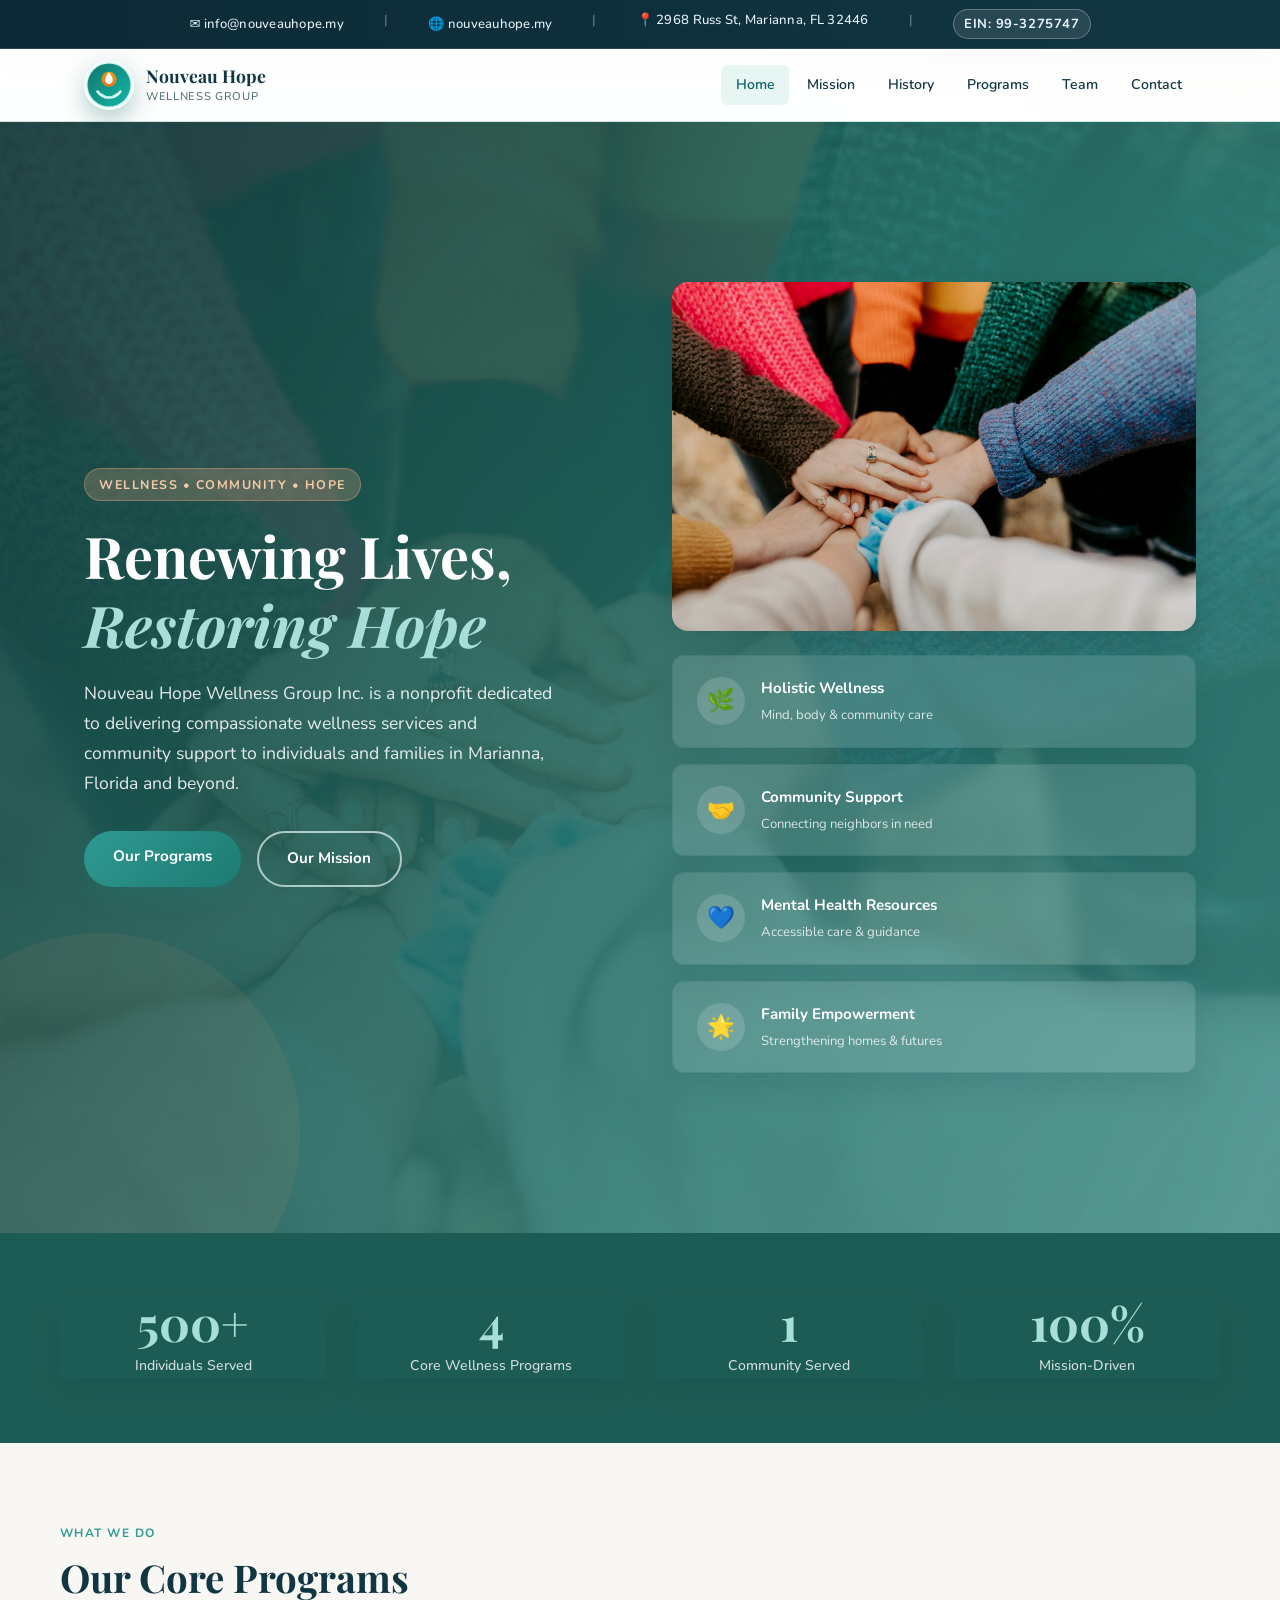
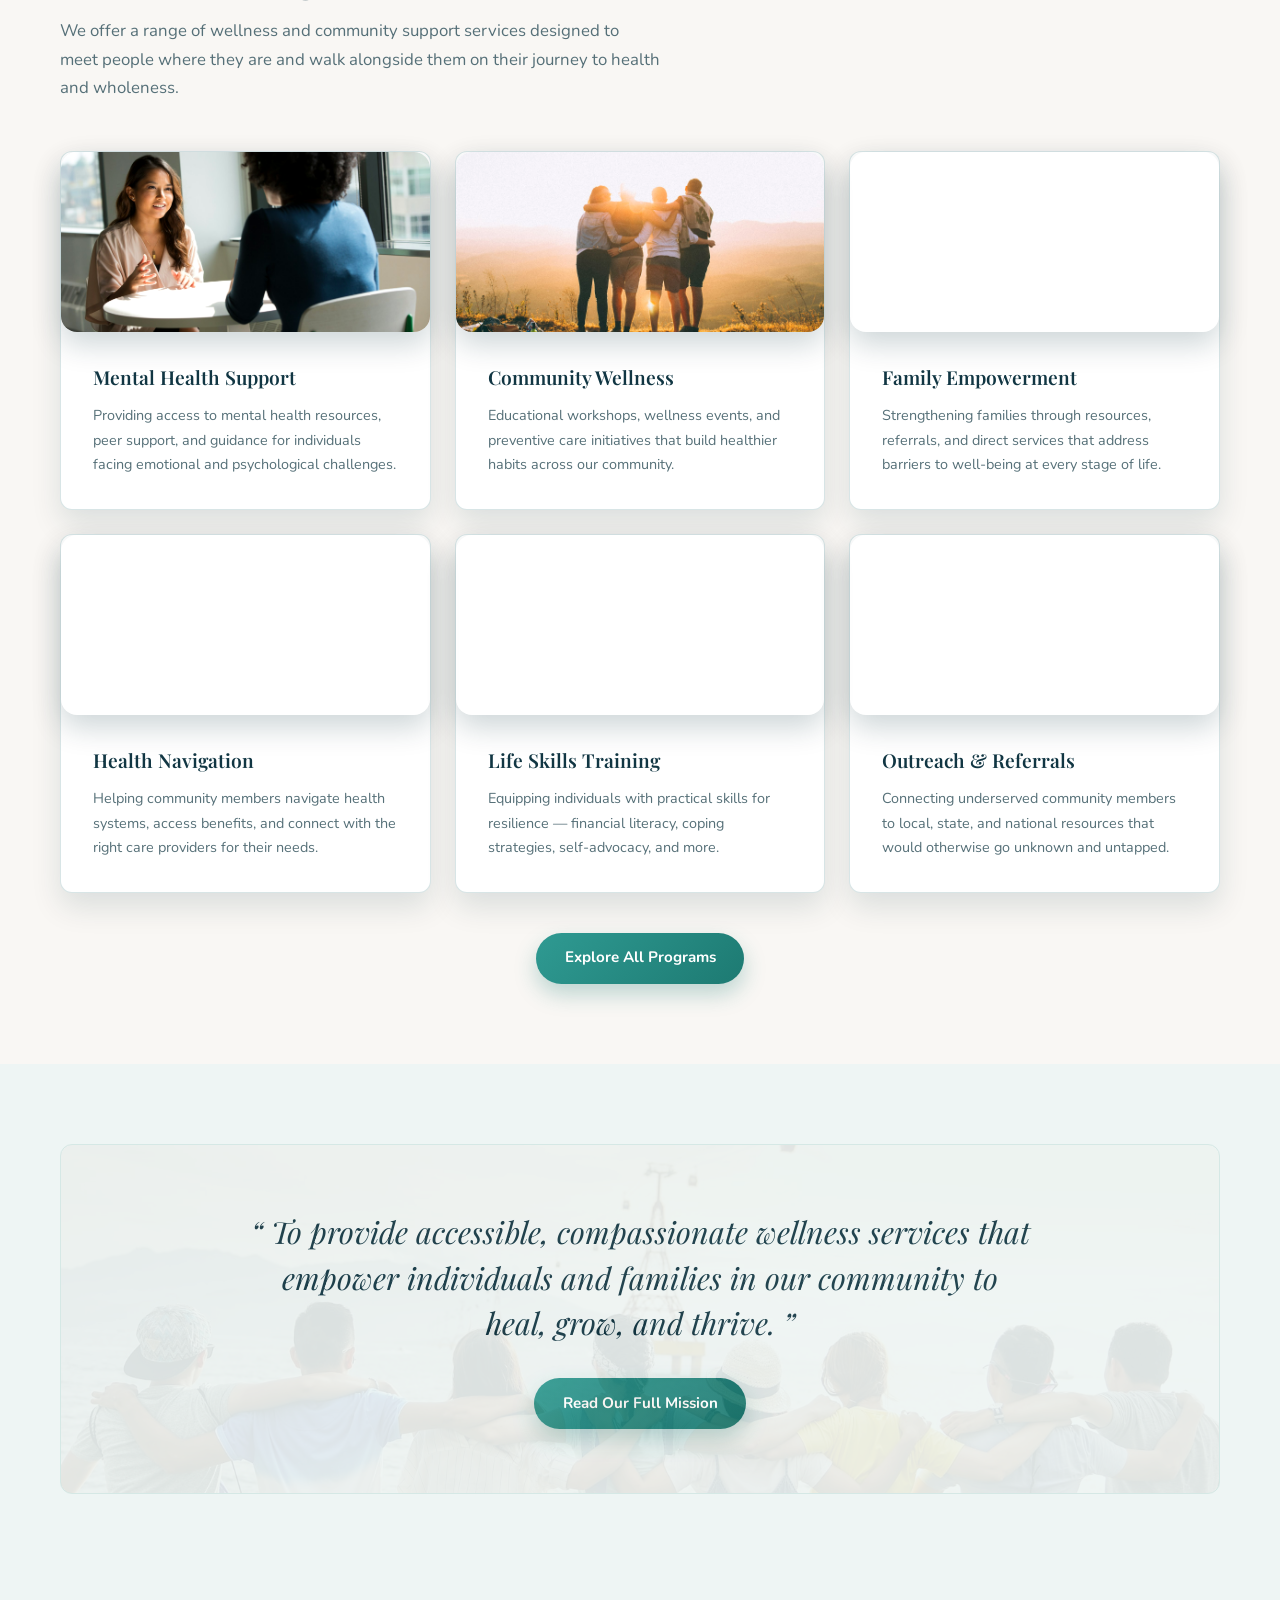
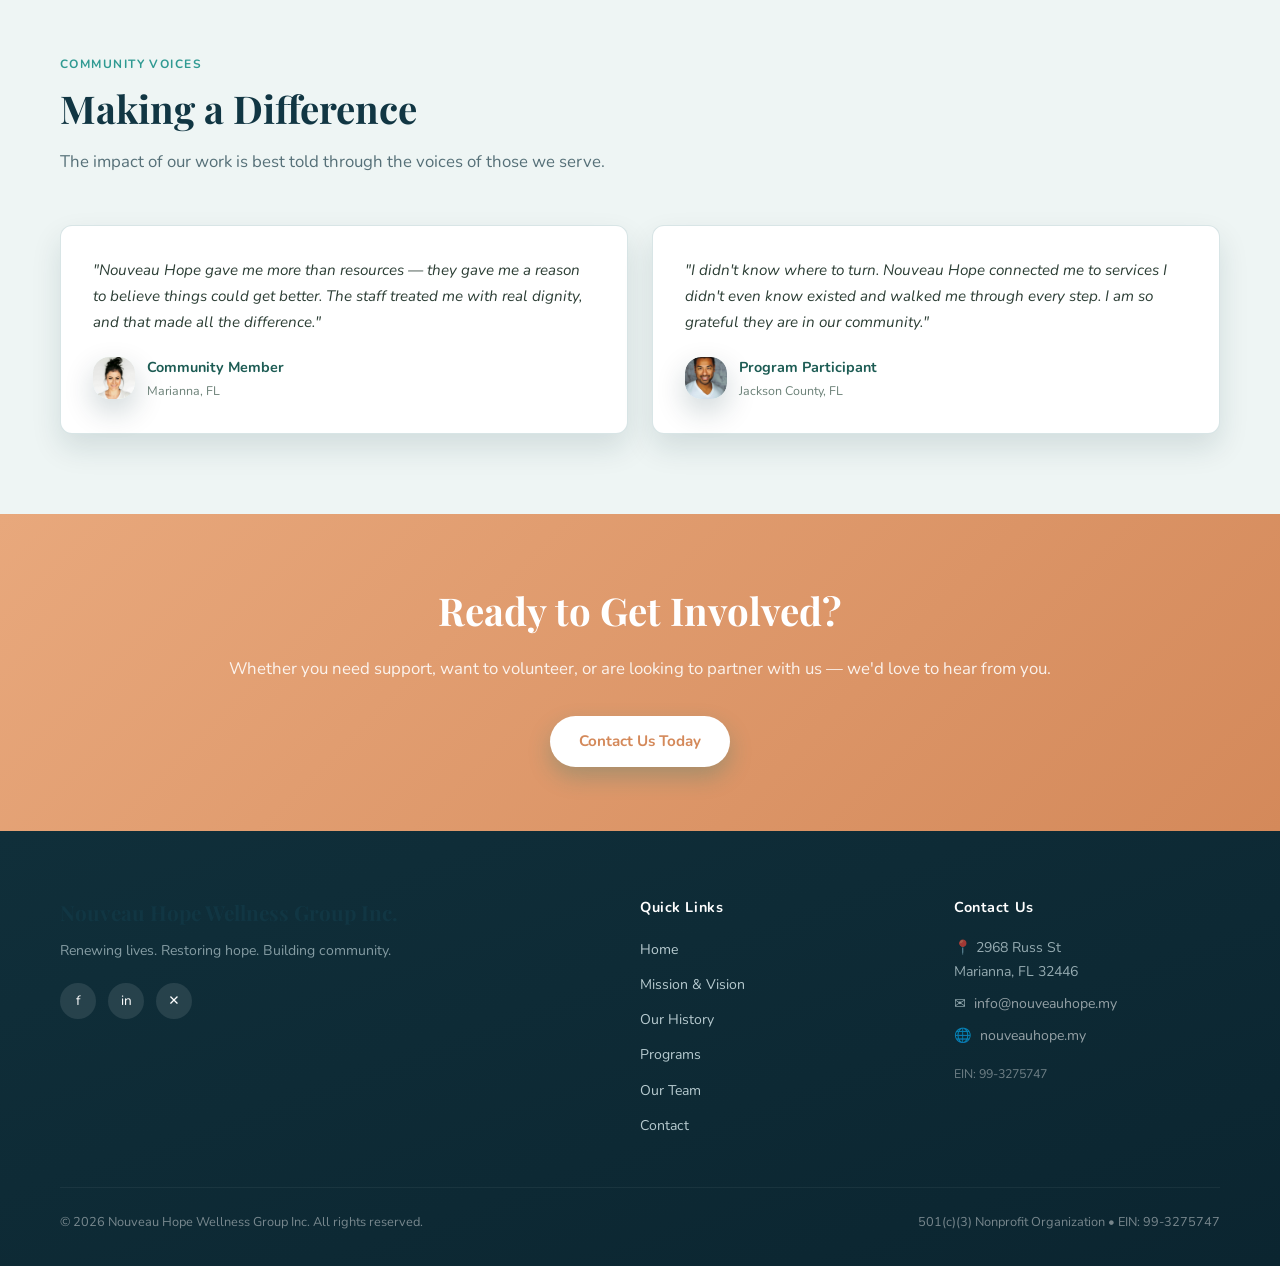
<file: index.html>
<!DOCTYPE html>
<html lang="en">
<head>
  <meta charset="UTF-8" />
  <meta name="viewport" content="width=device-width, initial-scale=1.0" />
  <title>Nouveau Hope Wellness Group Inc</title>
  <meta name="description" content="Nouveau Hope Wellness Group Inc. delivers compassionate wellness services, family support, and community outreach in Marianna, Florida." />
  <link rel="canonical" href="https://nouveauhope.my/" />
  <meta property="og:type" content="website" />
  <meta property="og:title" content="Nouveau Hope Wellness Group Inc" />
  <meta property="og:description" content="Compassionate wellness services, community support, and hope-centered programs for individuals and families." />
  <meta property="og:url" content="https://nouveauhope.my/" />
  <meta property="og:image" content="https://nouveauhope.my/assets/images/photo-1582213782179-e0d53f98f2ca.jpg" />
  <meta name="twitter:card" content="summary_large_image" />
  <link rel="icon" href="assets/images/logo-nouveau-hope.svg" type="image/svg+xml" />
  <link rel="preconnect" href="https://fonts.googleapis.com" />
  <link rel="preconnect" href="https://fonts.gstatic.com" crossorigin />
  <link href="https://fonts.googleapis.com/css2?family=Playfair+Display:ital,wght@0,400;0,600;0,700;1,400&family=Nunito:wght@300;400;500;600;700&display=swap" rel="stylesheet" />
  <style>
    :root {
      --color-primary: #2A7B6F;
      --color-primary-dark: #1D5C54;
      --color-secondary: #4EA8A0;
      --color-accent: #E8A87C;
      --color-accent-dark: #D4895A;
      --color-bg: #F9F7F4;
      --color-bg-alt: #EEF5F4;
      --color-bg-card: #FFFFFF;
      --color-text: #2C3E35;
      --color-text-light: #6B8077;
      --color-top-bar: #1D5C54;
      --color-top-bar-text: #D4EDE9;
      --color-border: #D5E8E5;
      --font-display: 'Playfair Display', Georgia, serif;
      --font-body: 'Nunito', system-ui, sans-serif;
      --shadow-sm: 0 1px 3px rgba(42,123,111,0.08);
      --shadow-md: 0 4px 16px rgba(42,123,111,0.12);
      --shadow-lg: 0 8px 32px rgba(42,123,111,0.16);
      --radius: 12px;
      --radius-sm: 6px;
    }

    *, *::before, *::after { box-sizing: border-box; margin: 0; padding: 0; }

    html { scroll-behavior: smooth; }

    body {
      font-family: var(--font-body);
      background: var(--color-bg);
      color: var(--color-text);
      line-height: 1.7;
    }

    /* ── TOP CONTACT BAR ── */
    .top-bar {
      background: var(--color-top-bar);
      color: var(--color-top-bar-text);
      padding: 0.45rem 1.5rem;
      display: flex;
      justify-content: center;
      gap: 2.5rem;
      font-size: 0.82rem;
      font-weight: 500;
      letter-spacing: 0.02em;
      flex-wrap: wrap;
    }
    .top-bar a {
      color: var(--color-top-bar-text);
      text-decoration: none;
      display: flex;
      align-items: center;
      gap: 0.4rem;
      transition: opacity 0.2s;
    }
    .top-bar a:hover { opacity: 0.75; }
    .top-bar .divider { opacity: 0.3; }

    /* ── NAVIGATION ── */
    .navbar {
      background: var(--color-bg-card);
      box-shadow: var(--shadow-sm);
      position: sticky;
      top: 0;
      z-index: 100;
      border-bottom: 2px solid var(--color-border);
    }
    .nav-inner {
      max-width: 1160px;
      margin: 0 auto;
      padding: 0 1.5rem;
      display: flex;
      align-items: center;
      justify-content: space-between;
      height: 72px;
    }
    .nav-brand {
      display: flex;
      align-items: center;
      gap: 0.75rem;
      text-decoration: none;
    }
    .nav-logo {
      width: 44px;
      height: 44px;
      background: var(--color-primary);
      border-radius: 50%;
      display: flex;
      align-items: center;
      justify-content: center;
      flex-shrink: 0;
    }
    .nav-logo svg { width: 24px; height: 24px; fill: white; }
    .nav-brand-text { line-height: 1.2; }
    .nav-brand-name {
      font-family: var(--font-display);
      font-size: 1.1rem;
      font-weight: 700;
      color: var(--color-primary-dark);
      display: block;
    }
    .nav-brand-sub {
      font-size: 0.7rem;
      color: var(--color-text-light);
      font-weight: 500;
      letter-spacing: 0.06em;
      text-transform: uppercase;
    }
    .nav-links {
      display: flex;
      gap: 0.25rem;
      list-style: none;
    }
    .nav-links a {
      display: block;
      padding: 0.5rem 0.9rem;
      text-decoration: none;
      color: var(--color-text);
      font-weight: 600;
      font-size: 0.88rem;
      border-radius: var(--radius-sm);
      transition: background 0.2s, color 0.2s;
    }
    .nav-links a:hover,
    .nav-links a.active {
      background: var(--color-bg-alt);
      color: var(--color-primary);
    }
    .nav-links a.active { color: var(--color-primary-dark); }
    .nav-toggle {
      display: none;
      flex-direction: column;
      gap: 5px;
      cursor: pointer;
      background: none;
      border: none;
      padding: 6px;
    }
    .nav-toggle span {
      display: block;
      width: 24px;
      height: 2px;
      background: var(--color-text);
      border-radius: 2px;
      transition: 0.3s;
    }

    /* ── HERO ── */
    .hero {
      position: relative;
      min-height: 90vh;
      display: flex;
      align-items: center;
      overflow: hidden;
      background: linear-gradient(135deg, rgba(29,92,84,0.88) 0%, rgba(42,123,111,0.85) 40%, rgba(61,155,145,0.82) 70%, rgba(78,168,160,0.8) 100%), url('assets/images/photo-1582213782179-e0d53f98f2ca.jpg') center/cover no-repeat;
    }
    .hero-shapes {
      position: absolute;
      inset: 0;
      overflow: hidden;
      pointer-events: none;
    }
    .hero-shapes::before {
      content: '';
      position: absolute;
      width: 600px;
      height: 600px;
      border-radius: 50%;
      background: rgba(255,255,255,0.04);
      top: -200px;
      right: -150px;
    }
    .hero-shapes::after {
      content: '';
      position: absolute;
      width: 400px;
      height: 400px;
      border-radius: 50%;
      background: rgba(232,168,124,0.12);
      bottom: -100px;
      left: -100px;
    }
    .hero-content {
      position: relative;
      max-width: 1160px;
      margin: 0 auto;
      padding: 5rem 1.5rem;
      display: grid;
      grid-template-columns: 1fr 1fr;
      gap: 4rem;
      align-items: center;
    }
    .hero-text { color: white; }
    .hero-eyebrow {
      display: inline-block;
      background: rgba(232,168,124,0.25);
      border: 1px solid rgba(232,168,124,0.4);
      color: #F5CBA7;
      font-size: 0.78rem;
      font-weight: 700;
      letter-spacing: 0.12em;
      text-transform: uppercase;
      padding: 0.3rem 0.9rem;
      border-radius: 20px;
      margin-bottom: 1.25rem;
    }
    .hero-title {
      font-family: var(--font-display);
      font-size: clamp(2.4rem, 5vw, 3.6rem);
      line-height: 1.2;
      margin-bottom: 1.25rem;
      font-weight: 700;
    }
    .hero-title em { font-style: italic; color: #A8DED9; }
    .hero-desc {
      font-size: 1.1rem;
      opacity: 0.88;
      margin-bottom: 2rem;
      max-width: 480px;
      font-weight: 400;
    }
    .hero-ctas { display: flex; gap: 1rem; flex-wrap: wrap; }
    .btn {
      display: inline-block;
      padding: 0.8rem 1.8rem;
      border-radius: var(--radius);
      font-family: var(--font-body);
      font-size: 0.95rem;
      font-weight: 700;
      text-decoration: none;
      transition: transform 0.2s, box-shadow 0.2s, background 0.2s;
      cursor: pointer;
    }
    .btn:hover { transform: translateY(-2px); }
    .btn-primary {
      background: var(--color-accent);
      color: white;
      box-shadow: 0 4px 16px rgba(232,168,124,0.4);
    }
    .btn-primary:hover {
      background: var(--color-accent-dark);
      box-shadow: 0 6px 24px rgba(232,168,124,0.5);
    }
    .btn-outline {
      background: transparent;
      border: 2px solid rgba(255,255,255,0.5);
      color: white;
    }
    .btn-outline:hover { background: rgba(255,255,255,0.1); border-color: white; }
    .btn-secondary {
      background: var(--color-primary);
      color: white;
      box-shadow: var(--shadow-md);
    }
    .btn-secondary:hover { background: var(--color-primary-dark); }

    .hero-visual {
      display: flex;
      flex-direction: column;
      gap: 1rem;
    }
    .hero-feature-img {
      width: 100%;
      height: auto;
      border-radius: var(--radius);
      box-shadow: 0 8px 32px rgba(0,0,0,0.25);
      margin-bottom: 0.5rem;
      display: block;
    }
    .hero-card {
      background: rgba(255,255,255,0.12);
      backdrop-filter: blur(8px);
      border: 1px solid rgba(255,255,255,0.2);
      border-radius: var(--radius);
      padding: 1.25rem 1.5rem;
      color: white;
      display: flex;
      align-items: center;
      gap: 1rem;
    }
    .hero-card-icon {
      width: 48px;
      height: 48px;
      background: rgba(255,255,255,0.15);
      border-radius: 50%;
      display: flex;
      align-items: center;
      justify-content: center;
      font-size: 1.4rem;
      flex-shrink: 0;
    }
    .hero-card-title { font-weight: 700; font-size: 0.95rem; }
    .hero-card-desc { font-size: 0.82rem; opacity: 0.8; margin-top: 0.15rem; }

    /* ── SECTION SHARED ── */
    section { padding: 5rem 1.5rem; }
    .container { max-width: 1160px; margin: 0 auto; }
    .section-label {
      font-size: 0.75rem;
      font-weight: 700;
      letter-spacing: 0.12em;
      text-transform: uppercase;
      color: var(--color-secondary);
      margin-bottom: 0.6rem;
    }
    .section-title {
      font-family: var(--font-display);
      font-size: clamp(1.8rem, 3vw, 2.5rem);
      color: var(--color-primary-dark);
      margin-bottom: 1rem;
      line-height: 1.25;
    }
    .section-desc {
      font-size: 1.05rem;
      color: var(--color-text-light);
      max-width: 600px;
      margin-bottom: 3rem;
    }

    /* ── IMPACT STATS ── */
    .stats {
      background: var(--color-primary-dark);
      padding: 4rem 1.5rem;
    }
    .stats-grid {
      max-width: 1160px;
      margin: 0 auto;
      display: grid;
      grid-template-columns: repeat(4, 1fr);
      gap: 2rem;
      text-align: center;
    }
    .stat-item { color: white; }
    .stat-number {
      font-family: var(--font-display);
      font-size: 3rem;
      font-weight: 700;
      color: #A8DED9;
      line-height: 1;
    }
    .stat-label {
      font-size: 0.88rem;
      opacity: 0.8;
      margin-top: 0.5rem;
      font-weight: 500;
    }

    /* ── PROGRAMS ── */
    .programs { background: var(--color-bg); }
    .programs-grid {
      display: grid;
      grid-template-columns: repeat(3, 1fr);
      gap: 1.5rem;
    }
    .program-card {
      background: var(--color-bg-card);
      border-radius: var(--radius);
      padding: 2rem;
      box-shadow: var(--shadow-sm);
      border: 1px solid var(--color-border);
      transition: transform 0.25s, box-shadow 0.25s;
    }
    .program-card:hover {
      transform: translateY(-4px);
      box-shadow: var(--shadow-md);
    }
    .program-icon {
      width: 56px;
      height: 56px;
      background: var(--color-bg-alt);
      border-radius: var(--radius);
      display: flex;
      align-items: center;
      justify-content: center;
      font-size: 1.6rem;
      margin-bottom: 1.25rem;
    }
    .program-card-img {
      width: 100%;
      height: 180px;
      object-fit: cover;
      border-radius: var(--radius) var(--radius) 0 0;
      margin: -2rem -2rem 1.25rem -2rem;
      width: calc(100% + 4rem);
    }
    .program-title {
      font-family: var(--font-display);
      font-size: 1.2rem;
      font-weight: 600;
      color: var(--color-primary-dark);
      margin-bottom: 0.6rem;
    }
    .program-desc { font-size: 0.9rem; color: var(--color-text-light); }

    /* ── MISSION HIGHLIGHT ── */
    .mission-highlight {
      background: var(--color-bg-alt);
      border-radius: var(--radius);
      padding: 4rem;
      text-align: center;
      border: 1px solid var(--color-border);
      position: relative;
      overflow: hidden;
    }
    .mission-highlight::before {
      content: '';
      position: absolute;
      inset: 0;
      background: url('assets/images/photo-1529156069898-49953e39b3ac.jpg') center/cover no-repeat;
      opacity: 0.08;
    }
    .mission-quote {
      font-family: var(--font-display);
      font-size: clamp(1.3rem, 2.5vw, 1.9rem);
      font-style: italic;
      color: var(--color-primary-dark);
      line-height: 1.5;
      max-width: 780px;
      margin: 0 auto 2rem;
    }
    .mission-quote::before { content: '\201C'; }
    .mission-quote::after { content: '\201D'; }

    /* ── TESTIMONIAL ── */
    .testimonial-section { background: var(--color-bg-alt); }
    .testimonial-grid {
      display: grid;
      grid-template-columns: repeat(2, 1fr);
      gap: 1.5rem;
    }
    .testimonial-card {
      background: var(--color-bg-card);
      border-radius: var(--radius);
      padding: 2rem;
      box-shadow: var(--shadow-sm);
      border-left: 4px solid var(--color-accent);
    }
    .testimonial-text {
      font-style: italic;
      color: var(--color-text);
      margin-bottom: 1.25rem;
      font-size: 0.95rem;
      line-height: 1.7;
    }
    .testimonial-author {
      display: flex;
      align-items: center;
      gap: 0.75rem;
    }
    .testimonial-avatar {
      width: 42px;
      height: 42px;
      border-radius: 50%;
      background: var(--color-bg-alt);
      display: flex;
      align-items: center;
      justify-content: center;
      font-weight: 700;
      color: var(--color-primary);
      font-size: 0.9rem;
      flex-shrink: 0;
      overflow: hidden;
    }
    .testimonial-avatar img {
      width: 100%;
      height: 100%;
      object-fit: cover;
    }
    .testimonial-name { font-weight: 700; font-size: 0.9rem; color: var(--color-primary-dark); }
    .testimonial-role { font-size: 0.78rem; color: var(--color-text-light); }

    /* ── CTA BAND ── */
    .cta-band {
      background: linear-gradient(135deg, var(--color-accent) 0%, #D4895A 100%);
      padding: 4rem 1.5rem;
      text-align: center;
    }
    .cta-band h2 {
      font-family: var(--font-display);
      font-size: clamp(1.8rem, 3vw, 2.4rem);
      color: white;
      margin-bottom: 0.75rem;
    }
    .cta-band p { color: rgba(255,255,255,0.88); margin-bottom: 2rem; font-size: 1.05rem; }
    .cta-band .btn-primary {
      background: white;
      color: var(--color-accent-dark);
    }
    .cta-band .btn-primary:hover { background: rgba(255,255,255,0.9); }

    /* ── FOOTER ── */
    footer {
      background: var(--color-primary-dark);
      color: rgba(255,255,255,0.8);
      padding: 4rem 1.5rem 2rem;
    }
    .footer-inner {
      max-width: 1160px;
      margin: 0 auto;
    }
    .footer-grid {
      display: grid;
      grid-template-columns: 2fr 1fr 1fr;
      gap: 3rem;
      margin-bottom: 3rem;
    }
    .footer-brand-name {
      font-family: var(--font-display);
      font-size: 1.3rem;
      font-weight: 700;
      color: white;
      margin-bottom: 0.5rem;
    }
    .footer-tagline { font-size: 0.88rem; opacity: 0.7; margin-bottom: 1.25rem; }
    .footer-socials { display: flex; gap: 0.75rem; }
    .footer-social {
      width: 36px;
      height: 36px;
      background: rgba(255,255,255,0.1);
      border-radius: 50%;
      display: flex;
      align-items: center;
      justify-content: center;
      text-decoration: none;
      color: white;
      font-size: 0.85rem;
      transition: background 0.2s;
    }
    .footer-social:hover { background: rgba(255,255,255,0.2); }
    .footer-col-title {
      color: white;
      font-weight: 700;
      margin-bottom: 1rem;
      font-size: 0.9rem;
      letter-spacing: 0.04em;
    }
    .footer-links { list-style: none; display: flex; flex-direction: column; gap: 0.5rem; }
    .footer-links a {
      color: rgba(255,255,255,0.7);
      text-decoration: none;
      font-size: 0.88rem;
      transition: color 0.2s;
    }
    .footer-links a:hover { color: white; }
    .footer-contact-item {
      display: flex;
      gap: 0.5rem;
      font-size: 0.88rem;
      margin-bottom: 0.5rem;
      opacity: 0.8;
    }
    .footer-bottom {
      border-top: 1px solid rgba(255,255,255,0.1);
      padding-top: 1.5rem;
      display: flex;
      justify-content: space-between;
      align-items: center;
      font-size: 0.8rem;
      opacity: 0.55;
      flex-wrap: wrap;
      gap: 0.5rem;
    }

    /* ── FADE IN ── */
    .fade-in { opacity: 0; transform: translateY(24px); transition: opacity 0.6s ease, transform 0.6s ease; }
    .fade-in.visible { opacity: 1; transform: none; }

    /* ── RESPONSIVE ── */
    @media (max-width: 1024px) {
      .programs-grid { grid-template-columns: repeat(2, 1fr); }
      .stats-grid { grid-template-columns: repeat(2, 1fr); }
      .footer-grid { grid-template-columns: 1fr 1fr; }
    }
    @media (max-width: 768px) {
      .hero-content { grid-template-columns: 1fr; gap: 2.5rem; }
      .hero-visual { display: none; }
      .programs-grid { grid-template-columns: 1fr; }
      .testimonial-grid { grid-template-columns: 1fr; }
      .stats-grid { grid-template-columns: repeat(2, 1fr); }
      .footer-grid { grid-template-columns: 1fr; gap: 2rem; }
      .mission-highlight { padding: 2.5rem 1.5rem; }
      .nav-links { display: none; flex-direction: column; position: absolute; top: 72px; left: 0; right: 0; background: white; padding: 1rem; box-shadow: var(--shadow-md); gap: 0.25rem; }
      .nav-links.open { display: flex; }
      .nav-toggle { display: flex; }
      .navbar { position: relative; }
    }
    @media (max-width: 480px) {
      .stats-grid { grid-template-columns: 1fr 1fr; }
      .top-bar .divider { display: none; }
    }
  </style>
  <link rel="stylesheet" href="assets/theme-refresh.css" />
</head>
<body>

  <!-- TOP CONTACT BAR -->
  <div class="top-bar">
    <a href="mailto:info@nouveauhope.my">✉ info@nouveauhope.my</a>
    <span class="divider">|</span>
    <a href="https://nouveauhope.my" target="_blank" rel="noopener">🌐 nouveauhope.my</a>
    <span class="divider">|</span>
    <span>📍 2968 Russ St, Marianna, FL 32446</span>
    <span class="divider">|</span>
    <span class="top-ein">EIN: 99-3275747</span>
  </div>

  <!-- NAVIGATION -->
  <nav class="navbar">
    <div class="nav-inner">
      <a href="index.html" class="nav-brand">
        <div class="nav-logo">
          <svg viewBox="0 0 24 24" xmlns="http://www.w3.org/2000/svg"><path d="M12 2C6.48 2 2 6.48 2 12s4.48 10 10 10 10-4.48 10-10S17.52 2 12 2zm-1 14H9V8h2v8zm4 0h-2V8h2v8z"/><path d="M12 2a10 10 0 100 20A10 10 0 0012 2zm0 18a8 8 0 110-16 8 8 0 010 16zM8 12l4-6 4 6H8z"/></svg>
        </div>
        <div class="nav-brand-text">
          <span class="nav-brand-name">Nouveau Hope</span>
          <span class="nav-brand-sub">Wellness Group</span>
        </div>
      </a>
      <button class="nav-toggle" type="button" aria-label="Toggle menu" aria-expanded="false" aria-controls="primary-nav">
        <span></span><span></span><span></span>
      </button>
      <ul class="nav-links" id="primary-nav">
        <li><a href="index.html" class="active">Home</a></li>
        <li><a href="mission.html">Mission</a></li>
        <li><a href="history.html">History</a></li>
        <li><a href="projects.html">Programs</a></li>
        <li><a href="team.html">Team</a></li>
        <li><a href="contact.html">Contact</a></li>
      </ul>
    </div>
  </nav>

  <!-- HERO -->
  <section class="hero">
    <div class="hero-shapes"></div>
    <div class="hero-content">
      <div class="hero-text">
        <div class="hero-eyebrow">Wellness &bull; Community &bull; Hope</div>
        <h1 class="hero-title">
          Renewing Lives,<br><em>Restoring Hope</em>
        </h1>
        <p class="hero-desc">
          Nouveau Hope Wellness Group Inc. is a nonprofit dedicated to delivering compassionate wellness services and community support to individuals and families in Marianna, Florida and beyond.
        </p>
        <div class="hero-ctas">
          <a href="projects.html" class="btn btn-primary">Our Programs</a>
          <a href="mission.html" class="btn btn-outline">Our Mission</a>
        </div>
      </div>
      <div class="hero-visual">
        <img decoding="async" class="hero-feature-img" fetchpriority="high" src="assets/images/photo-1582213782179-e0d53f98f2ca.jpg" alt="Diverse group of community members joining hands" />
        <div class="hero-card">
          <div class="hero-card-icon">🌿</div>
          <div>
            <div class="hero-card-title">Holistic Wellness</div>
            <div class="hero-card-desc">Mind, body &amp; community care</div>
          </div>
        </div>
        <div class="hero-card">
          <div class="hero-card-icon">🤝</div>
          <div>
            <div class="hero-card-title">Community Support</div>
            <div class="hero-card-desc">Connecting neighbors in need</div>
          </div>
        </div>
        <div class="hero-card">
          <div class="hero-card-icon">💙</div>
          <div>
            <div class="hero-card-title">Mental Health Resources</div>
            <div class="hero-card-desc">Accessible care &amp; guidance</div>
          </div>
        </div>
        <div class="hero-card">
          <div class="hero-card-icon">🌟</div>
          <div>
            <div class="hero-card-title">Family Empowerment</div>
            <div class="hero-card-desc">Strengthening homes &amp; futures</div>
          </div>
        </div>
      </div>
    </div>
  </section>

  <!-- IMPACT STATS -->
  <div class="stats">
    <div class="stats-grid">
      <div class="stat-item fade-in">
        <div class="stat-number">500+</div>
        <div class="stat-label">Individuals Served</div>
      </div>
      <div class="stat-item fade-in">
        <div class="stat-number">4</div>
        <div class="stat-label">Core Wellness Programs</div>
      </div>
      <div class="stat-item fade-in">
        <div class="stat-number">1</div>
        <div class="stat-label">Community Served</div>
      </div>
      <div class="stat-item fade-in">
        <div class="stat-number">100%</div>
        <div class="stat-label">Mission-Driven</div>
      </div>
    </div>
  </div>

  <!-- PROGRAMS PREVIEW -->
  <section class="programs">
    <div class="container">
      <div class="section-label">What We Do</div>
      <h2 class="section-title">Our Core Programs</h2>
      <p class="section-desc">We offer a range of wellness and community support services designed to meet people where they are and walk alongside them on their journey to health and wholeness.</p>
      <div class="programs-grid">
        <div class="program-card fade-in">
          <img decoding="async" class="program-card-img" src="assets/images/photo-1573497620053-ea5300f94f21.jpg" alt="Counseling and mental health support session" loading="lazy" />
          <div class="program-title">Mental Health Support</div>
          <p class="program-desc">Providing access to mental health resources, peer support, and guidance for individuals facing emotional and psychological challenges.</p>
        </div>
        <div class="program-card fade-in">
          <img decoding="async" class="program-card-img" src="assets/images/photo-1511632765486-a01980e01a18.jpg" alt="Community wellness group gathering outdoors" loading="lazy" />
          <div class="program-title">Community Wellness</div>
          <p class="program-desc">Educational workshops, wellness events, and preventive care initiatives that build healthier habits across our community.</p>
        </div>
        <div class="program-card fade-in">
          <img decoding="async" class="program-card-img" src="assets/images/photo-1609220136736-443140cffec6.jpg" alt="Family walking together in a park" loading="lazy" />
          <div class="program-title">Family Empowerment</div>
          <p class="program-desc">Strengthening families through resources, referrals, and direct services that address barriers to well-being at every stage of life.</p>
        </div>
        <div class="program-card fade-in">
          <img decoding="async" class="program-card-img" src="assets/images/photo-1631815588090-d4bfec5b1ccb.jpg" alt="Healthcare provider consulting with a patient" loading="lazy" />
          <div class="program-title">Health Navigation</div>
          <p class="program-desc">Helping community members navigate health systems, access benefits, and connect with the right care providers for their needs.</p>
        </div>
        <div class="program-card fade-in">
          <img decoding="async" class="program-card-img" src="assets/images/photo-1524178232363-1fb2b075b655.jpg" alt="Workshop and classroom training session" loading="lazy" />
          <div class="program-title">Life Skills Training</div>
          <p class="program-desc">Equipping individuals with practical skills for resilience — financial literacy, coping strategies, self-advocacy, and more.</p>
        </div>
        <div class="program-card fade-in">
          <img decoding="async" class="program-card-img" src="assets/images/photo-1559027615-cd4628902d4a.jpg" alt="Community outreach volunteers helping neighbors" loading="lazy" />
          <div class="program-title">Outreach &amp; Referrals</div>
          <p class="program-desc">Connecting underserved community members to local, state, and national resources that would otherwise go unknown and untapped.</p>
        </div>
      </div>
      <div style="text-align:center; margin-top: 2.5rem;">
        <a href="projects.html" class="btn btn-secondary">Explore All Programs</a>
      </div>
    </div>
  </section>

  <!-- MISSION QUOTE -->
  <section style="background: var(--color-bg-alt); padding: 5rem 1.5rem;">
    <div class="container">
      <div class="mission-highlight fade-in">
        <div class="mission-quote">
          To provide accessible, compassionate wellness services that empower individuals and families in our community to heal, grow, and thrive.
        </div>
        <a href="mission.html" class="btn btn-secondary">Read Our Full Mission</a>
      </div>
    </div>
  </section>

  <!-- TESTIMONIALS -->
  <section class="testimonial-section">
    <div class="container">
      <div class="section-label">Community Voices</div>
      <h2 class="section-title">Making a Difference</h2>
      <p class="section-desc">The impact of our work is best told through the voices of those we serve.</p>
      <div class="testimonial-grid">
        <div class="testimonial-card fade-in">
          <p class="testimonial-text">"Nouveau Hope gave me more than resources — they gave me a reason to believe things could get better. The staff treated me with real dignity, and that made all the difference."</p>
          <div class="testimonial-author">
            <div class="testimonial-avatar"><img decoding="async" src="assets/images/photo-1580489944761-15a19d654956.jpg" alt="Community member" loading="lazy" /></div>
            <div>
              <div class="testimonial-name">Community Member</div>
              <div class="testimonial-role">Marianna, FL</div>
            </div>
          </div>
        </div>
        <div class="testimonial-card fade-in">
          <p class="testimonial-text">"I didn't know where to turn. Nouveau Hope connected me to services I didn't even know existed and walked me through every step. I am so grateful they are in our community."</p>
          <div class="testimonial-author">
            <div class="testimonial-avatar"><img decoding="async" src="assets/images/photo-1507003211169-0a1dd7228f2d.jpg" alt="Program participant" loading="lazy" /></div>
            <div>
              <div class="testimonial-name">Program Participant</div>
              <div class="testimonial-role">Jackson County, FL</div>
            </div>
          </div>
        </div>
      </div>
    </div>
  </section>

  <!-- CTA BAND -->
  <div class="cta-band">
    <div class="container" style="text-align:center;">
      <h2>Ready to Get Involved?</h2>
      <p>Whether you need support, want to volunteer, or are looking to partner with us — we'd love to hear from you.</p>
      <a href="contact.html" class="btn btn-primary">Contact Us Today</a>
    </div>
  </div>

  <!-- FOOTER -->
  <footer>
    <div class="footer-inner">
      <div class="footer-grid">
        <div>
          <div class="footer-brand-name">Nouveau Hope Wellness Group Inc.</div>
          <div class="footer-tagline">Renewing lives. Restoring hope. Building community.</div>
          <div class="footer-socials">
            <a href="#" class="footer-social" aria-label="Facebook">f</a>
            <a href="#" class="footer-social" aria-label="Instagram">in</a>
            <a href="#" class="footer-social" aria-label="Twitter">✕</a>
          </div>
        </div>
        <div>
          <div class="footer-col-title">Quick Links</div>
          <ul class="footer-links">
            <li><a href="index.html">Home</a></li>
            <li><a href="mission.html">Mission &amp; Vision</a></li>
            <li><a href="history.html">Our History</a></li>
            <li><a href="projects.html">Programs</a></li>
            <li><a href="team.html">Our Team</a></li>
            <li><a href="contact.html">Contact</a></li>
          </ul>
        </div>
        <div>
          <div class="footer-col-title">Contact Us</div>
          <div class="footer-contact-item">📍 2968 Russ St<br>Marianna, FL 32446</div>
          <div class="footer-contact-item">✉ <a href="mailto:info@nouveauhope.my" style="color:rgba(255,255,255,0.7);text-decoration:none;">info@nouveauhope.my</a></div>
          <div class="footer-contact-item">🌐 <a href="https://nouveauhope.my" target="_blank" rel="noopener" style="color:rgba(255,255,255,0.7);text-decoration:none;">nouveauhope.my</a></div>
          <div style="margin-top:1rem; font-size:0.78rem; opacity:0.5;">EIN: 99-3275747</div>
        </div>
      </div>
      <div class="footer-bottom">
        <span>&copy; 2026 Nouveau Hope Wellness Group Inc. All rights reserved.</span>
        <span>501(c)(3) Nonprofit Organization &bull; EIN: 99-3275747</span>
      </div>
    </div>
  </footer>
  <script src="assets/site.js" defer></script>
</body>
</html>
</file>
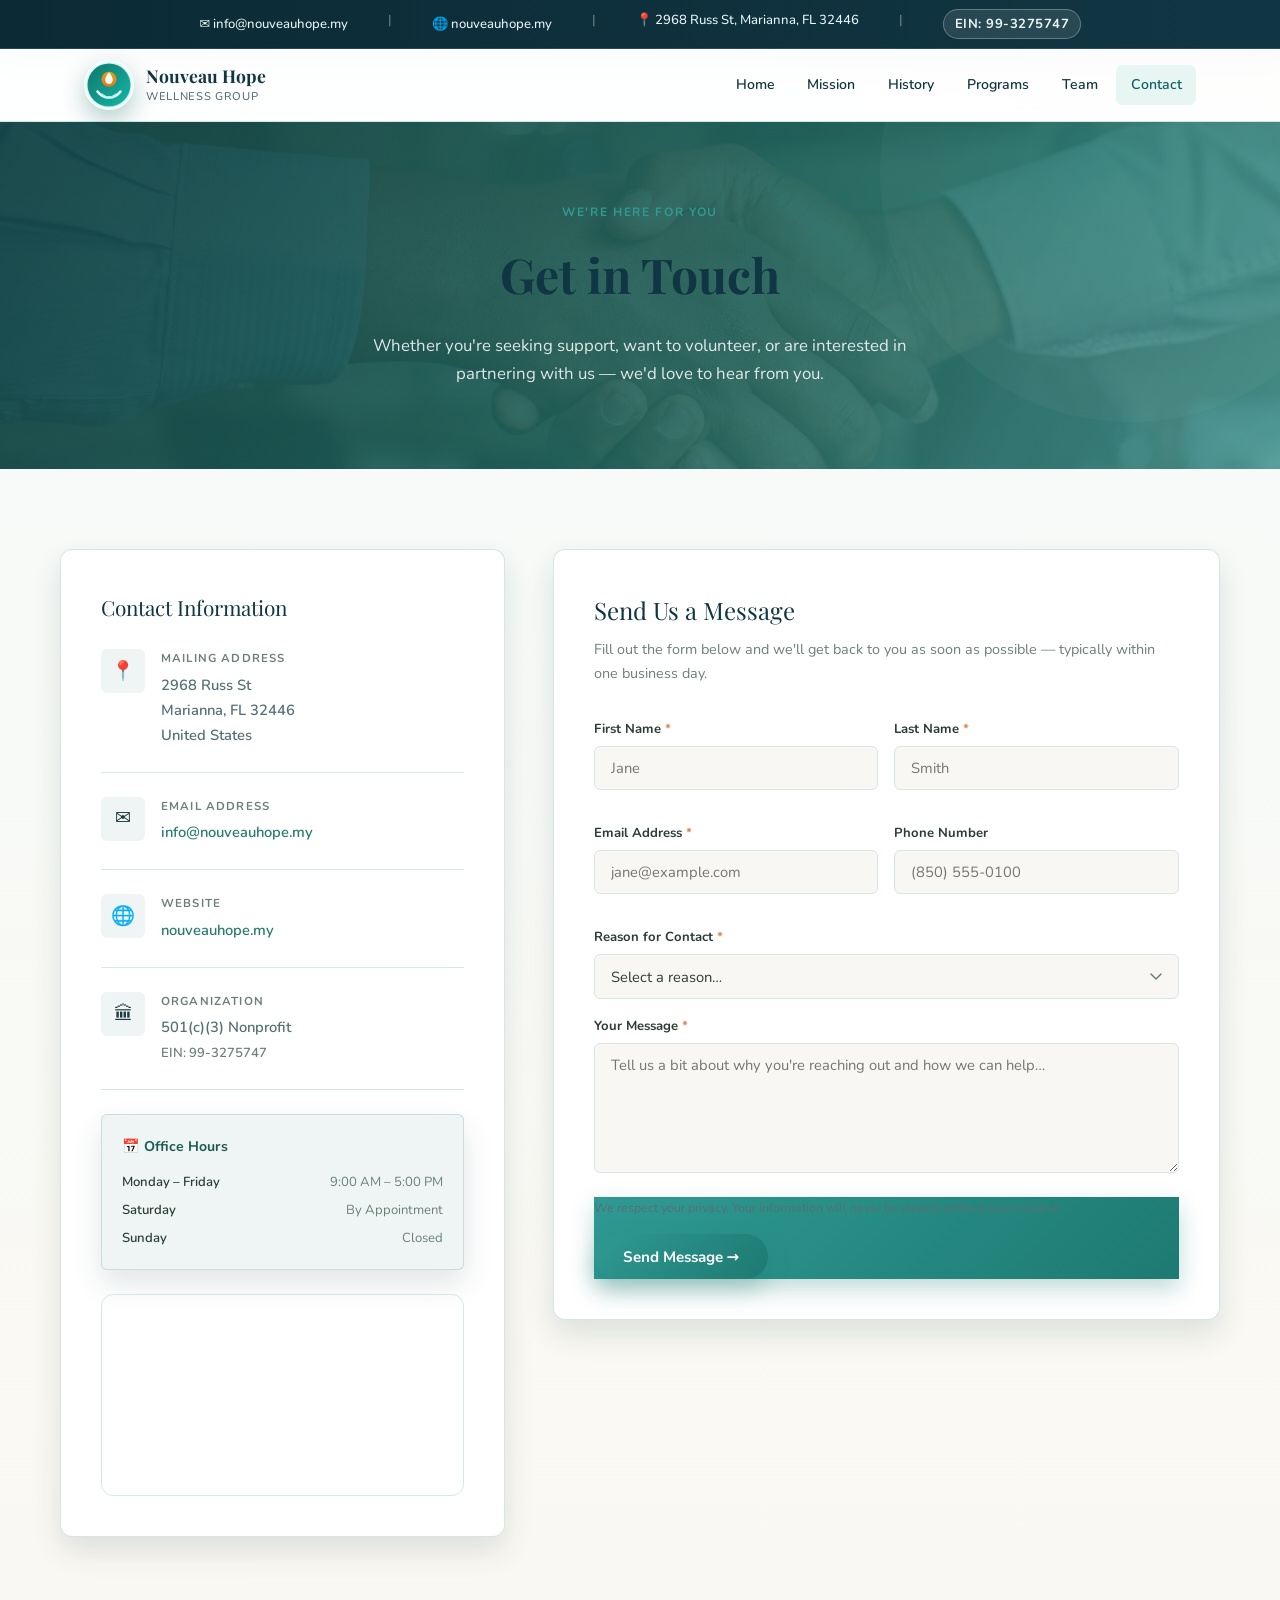
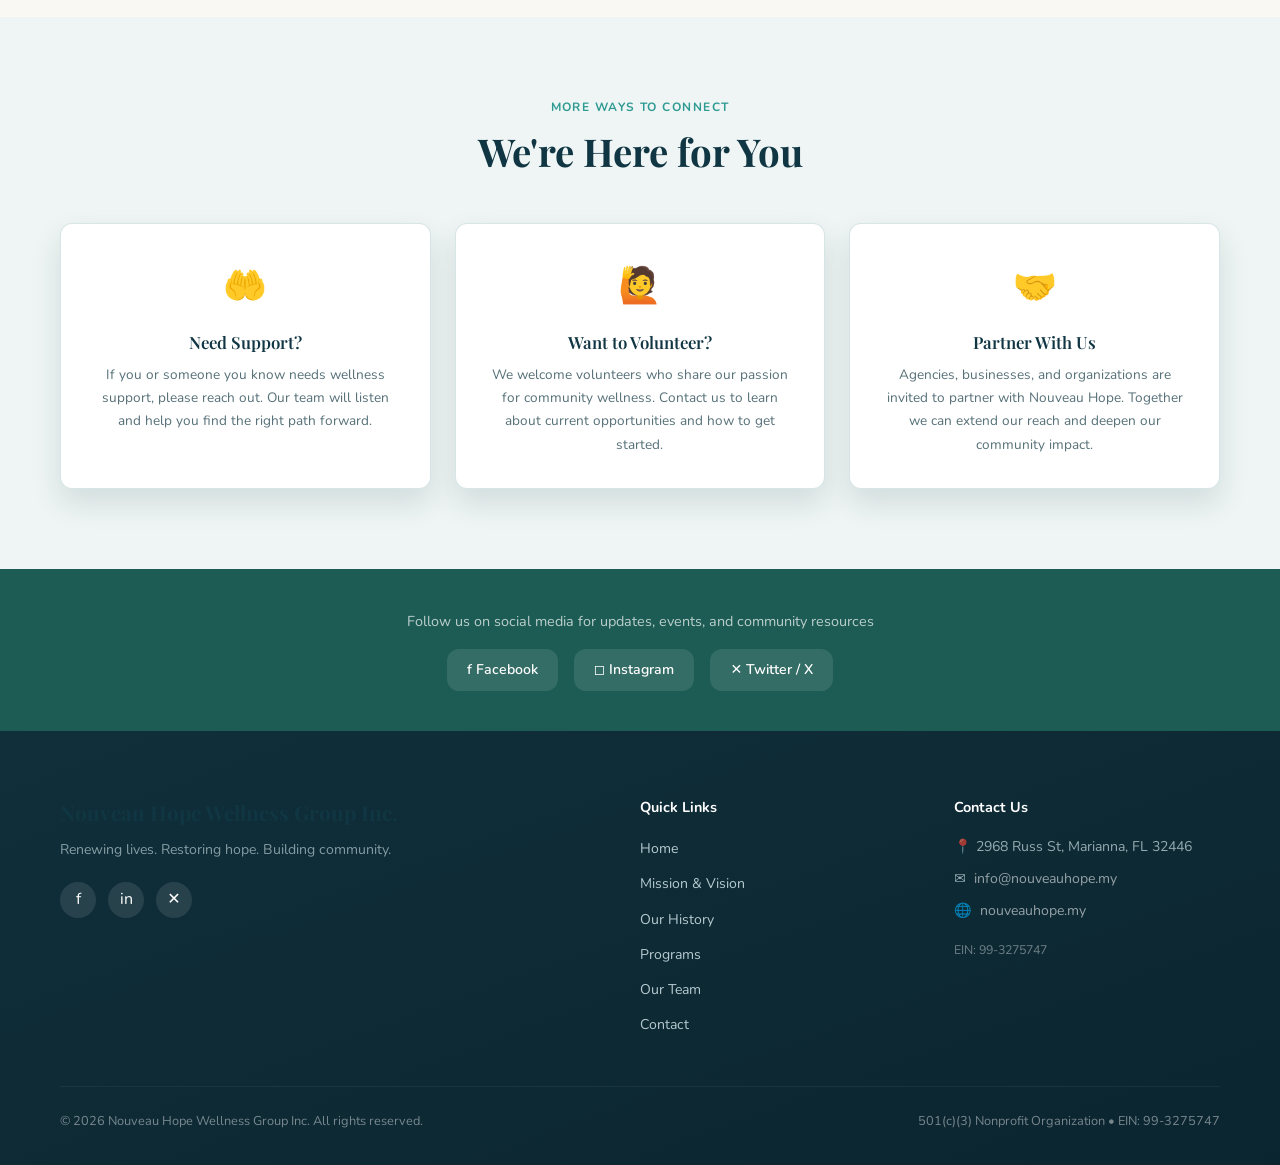
<file: contact.html>
<!DOCTYPE html>
<html lang="en">
<head>
  <meta charset="UTF-8" />
  <meta name="viewport" content="width=device-width, initial-scale=1.0" />
  <title>Contact — Nouveau Hope Wellness Group Inc</title>
  <meta name="description" content="Contact Nouveau Hope Wellness Group Inc. for support services, volunteering, partnerships, or community referrals." />
  <link rel="canonical" href="https://nouveauhope.my/contact.html" />
  <meta property="og:type" content="website" />
  <meta property="og:title" content="Contact — Nouveau Hope Wellness Group Inc" />
  <meta property="og:description" content="Reach out to our team for wellness support, volunteering opportunities, referrals, or partnership inquiries." />
  <meta property="og:url" content="https://nouveauhope.my/contact.html" />
  <meta property="og:image" content="https://nouveauhope.my/assets/images/photo-1469571486292-0ba58a3f068b.jpg" />
  <meta name="twitter:card" content="summary_large_image" />
  <link rel="icon" href="assets/images/logo-nouveau-hope.svg" type="image/svg+xml" />
  <link rel="preconnect" href="https://fonts.googleapis.com" />
  <link rel="preconnect" href="https://fonts.gstatic.com" crossorigin />
  <link href="https://fonts.googleapis.com/css2?family=Playfair+Display:ital,wght@0,400;0,600;0,700;1,400&family=Nunito:wght@300;400;500;600;700&display=swap" rel="stylesheet" />
  <style>
    :root {
      --color-primary: #2A7B6F;
      --color-primary-dark: #1D5C54;
      --color-secondary: #4EA8A0;
      --color-accent: #E8A87C;
      --color-accent-dark: #D4895A;
      --color-bg: #F9F7F4;
      --color-bg-alt: #EEF5F4;
      --color-bg-card: #FFFFFF;
      --color-text: #2C3E35;
      --color-text-light: #6B8077;
      --color-top-bar: #1D5C54;
      --color-top-bar-text: #D4EDE9;
      --color-border: #D5E8E5;
      --font-display: 'Playfair Display', Georgia, serif;
      --font-body: 'Nunito', system-ui, sans-serif;
      --shadow-sm: 0 1px 3px rgba(42,123,111,0.08);
      --shadow-md: 0 4px 16px rgba(42,123,111,0.12);
      --shadow-lg: 0 8px 32px rgba(42,123,111,0.16);
      --radius: 12px;
      --radius-sm: 6px;
    }
    *, *::before, *::after { box-sizing: border-box; margin: 0; padding: 0; }
    html { scroll-behavior: smooth; }
    body { font-family: var(--font-body); background: var(--color-bg); color: var(--color-text); line-height: 1.7; }

    .top-bar { background: var(--color-top-bar); color: var(--color-top-bar-text); padding: 0.45rem 1.5rem; display: flex; justify-content: center; gap: 2.5rem; font-size: 0.82rem; font-weight: 500; flex-wrap: wrap; }
    .top-bar a { color: var(--color-top-bar-text); text-decoration: none; display: flex; align-items: center; gap: 0.4rem; transition: opacity 0.2s; }
    .top-bar a:hover { opacity: 0.75; }
    .top-bar .divider { opacity: 0.3; }

    .navbar { background: var(--color-bg-card); box-shadow: var(--shadow-sm); position: sticky; top: 0; z-index: 100; border-bottom: 2px solid var(--color-border); }
    .nav-inner { max-width: 1160px; margin: 0 auto; padding: 0 1.5rem; display: flex; align-items: center; justify-content: space-between; height: 72px; }
    .nav-brand { display: flex; align-items: center; gap: 0.75rem; text-decoration: none; }
    .nav-logo { width: 44px; height: 44px; background: var(--color-primary); border-radius: 50%; display: flex; align-items: center; justify-content: center; }
    .nav-logo svg { width: 24px; height: 24px; fill: white; }
    .nav-brand-name { font-family: var(--font-display); font-size: 1.1rem; font-weight: 700; color: var(--color-primary-dark); display: block; }
    .nav-brand-sub { font-size: 0.7rem; color: var(--color-text-light); font-weight: 500; letter-spacing: 0.06em; text-transform: uppercase; }
    .nav-links { display: flex; gap: 0.25rem; list-style: none; }
    .nav-links a { display: block; padding: 0.5rem 0.9rem; text-decoration: none; color: var(--color-text); font-weight: 600; font-size: 0.88rem; border-radius: var(--radius-sm); transition: background 0.2s, color 0.2s; }
    .nav-links a:hover, .nav-links a.active { background: var(--color-bg-alt); color: var(--color-primary); }
    .nav-toggle { display: none; flex-direction: column; gap: 5px; cursor: pointer; background: none; border: none; padding: 6px; }
    .nav-toggle span { display: block; width: 24px; height: 2px; background: var(--color-text); border-radius: 2px; }

    .page-hero { background: linear-gradient(135deg, rgba(29,92,84,0.9) 0%, rgba(42,123,111,0.87) 60%, rgba(78,168,160,0.85) 100%), url('assets/images/photo-1521791136064-7986c2920216.jpg') center/cover no-repeat; padding: 5rem 1.5rem; text-align: center; color: white; position: relative; overflow: hidden; }
    .page-hero::before { content: ''; position: absolute; width: 500px; height: 500px; border-radius: 50%; background: rgba(255,255,255,0.04); top: -200px; right: -100px; }
    .page-hero-label { font-size: 0.75rem; font-weight: 700; letter-spacing: 0.14em; text-transform: uppercase; color: #A8DED9; margin-bottom: 0.75rem; }
    .page-hero h1 { font-family: var(--font-display); font-size: clamp(2rem, 4vw, 3rem); margin-bottom: 1rem; }
    .page-hero p { font-size: 1.05rem; opacity: 0.85; max-width: 560px; margin: 0 auto; }

    section { padding: 5rem 1.5rem; }
    .container { max-width: 1160px; margin: 0 auto; }
    .section-label { font-size: 0.75rem; font-weight: 700; letter-spacing: 0.12em; text-transform: uppercase; color: var(--color-secondary); margin-bottom: 0.6rem; }
    .section-title { font-family: var(--font-display); font-size: clamp(1.8rem, 3vw, 2.5rem); color: var(--color-primary-dark); margin-bottom: 1rem; line-height: 1.25; }

    /* Main contact layout */
    .contact-layout { display: grid; grid-template-columns: 1fr 1.5fr; gap: 3rem; align-items: start; }

    /* Info sidebar */
    .contact-info-card {
      background: var(--color-bg-card);
      border-radius: var(--radius);
      padding: 2.5rem;
      box-shadow: var(--shadow-sm);
      border: 1px solid var(--color-border);
    }
    .contact-info-title {
      font-family: var(--font-display);
      font-size: 1.3rem;
      color: var(--color-primary-dark);
      margin-bottom: 1.5rem;
    }
    .contact-detail {
      display: flex;
      gap: 1rem;
      align-items: flex-start;
      margin-bottom: 1.5rem;
      padding-bottom: 1.5rem;
      border-bottom: 1px solid var(--color-border);
    }
    .contact-detail:last-of-type { border-bottom: none; margin-bottom: 0; padding-bottom: 0; }
    .contact-detail-icon {
      width: 44px;
      height: 44px;
      background: var(--color-bg-alt);
      border-radius: var(--radius-sm);
      display: flex;
      align-items: center;
      justify-content: center;
      font-size: 1.2rem;
      flex-shrink: 0;
    }
    .contact-detail-label { font-size: 0.72rem; font-weight: 700; text-transform: uppercase; letter-spacing: 0.1em; color: var(--color-text-light); margin-bottom: 0.25rem; }
    .contact-detail-value { font-weight: 600; color: var(--color-text); font-size: 0.92rem; }
    .contact-detail-value a { color: var(--color-primary); text-decoration: none; }
    .contact-detail-value a:hover { text-decoration: underline; }

    /* Map placeholder */
    .map-placeholder {
      margin-top: 1.5rem;
      background: var(--color-bg-alt);
      border-radius: var(--radius);
      height: 200px;
      display: flex;
      flex-direction: column;
      align-items: center;
      justify-content: center;
      border: 2px dashed var(--color-border);
      color: var(--color-text-light);
      gap: 0.5rem;
      font-size: 0.88rem;
    }
    .map-placeholder-icon { font-size: 2rem; }
    .map-placeholder-label { font-weight: 600; }
    .map-placeholder-sub { font-size: 0.78rem; opacity: 0.7; }

    /* Hours */
    .hours-card {
      background: var(--color-bg-alt);
      border-radius: var(--radius-sm);
      padding: 1.25rem;
      margin-top: 1.5rem;
    }
    .hours-title { font-weight: 700; color: var(--color-primary-dark); font-size: 0.88rem; margin-bottom: 0.75rem; }
    .hours-row { display: flex; justify-content: space-between; font-size: 0.82rem; color: var(--color-text-light); margin-bottom: 0.35rem; }
    .hours-row:last-child { margin-bottom: 0; }
    .hours-day { font-weight: 600; color: var(--color-text); }

    /* Contact form */
    .contact-form-card {
      background: var(--color-bg-card);
      border-radius: var(--radius);
      padding: 2.5rem;
      box-shadow: var(--shadow-md);
      border: 1px solid var(--color-border);
    }
    .form-title { font-family: var(--font-display); font-size: 1.5rem; color: var(--color-primary-dark); margin-bottom: 0.4rem; }
    .form-subtitle { font-size: 0.9rem; color: var(--color-text-light); margin-bottom: 2rem; }

    .form-row { display: grid; grid-template-columns: 1fr 1fr; gap: 1rem; margin-bottom: 1rem; }
    .form-group { display: flex; flex-direction: column; gap: 0.35rem; margin-bottom: 1rem; }
    .form-group:last-of-type { margin-bottom: 0; }
    label { font-size: 0.82rem; font-weight: 700; color: var(--color-text); }
    label span { color: var(--color-accent-dark); }
    input, select, textarea {
      font-family: var(--font-body);
      font-size: 0.92rem;
      color: var(--color-text);
      background: var(--color-bg);
      border: 1.5px solid var(--color-border);
      border-radius: var(--radius-sm);
      padding: 0.7rem 1rem;
      width: 100%;
      transition: border-color 0.2s, box-shadow 0.2s;
      outline: none;
    }
    input:focus, select:focus, textarea:focus {
      border-color: var(--color-primary);
      box-shadow: 0 0 0 3px rgba(42,123,111,0.12);
    }
    textarea { resize: vertical; min-height: 130px; }
    select { appearance: none; background-image: url("data:image/svg+xml,%3Csvg xmlns='http://www.w3.org/2000/svg' width='12' height='8' viewBox='0 0 12 8'%3E%3Cpath d='M1 1l5 5 5-5' stroke='%236B8077' stroke-width='1.5' fill='none' stroke-linecap='round'/%3E%3C/svg%3E"); background-repeat: no-repeat; background-position: right 1rem center; padding-right: 2.5rem; }

    .form-submit {
      margin-top: 1.5rem;
      display: flex;
      align-items: center;
      justify-content: space-between;
      gap: 1rem;
      flex-wrap: wrap;
    }
    .form-note { font-size: 0.78rem; color: var(--color-text-light); }

    .btn { display: inline-block; padding: 0.8rem 1.8rem; border-radius: var(--radius); font-family: var(--font-body); font-size: 0.95rem; font-weight: 700; text-decoration: none; border: none; cursor: pointer; transition: transform 0.2s, box-shadow 0.2s, background 0.2s; }
    .btn:hover { transform: translateY(-2px); }
    .btn-primary { background: var(--color-accent); color: white; box-shadow: 0 4px 16px rgba(232,168,124,0.35); }
    .btn-primary:hover { background: var(--color-accent-dark); }
    .btn-secondary { background: var(--color-primary); color: white; box-shadow: var(--shadow-md); }
    .btn-secondary:hover { background: var(--color-primary-dark); }

    /* Ways to connect */
    .connect-section { background: var(--color-bg-alt); }
    .connect-grid { display: grid; grid-template-columns: repeat(3, 1fr); gap: 1.5rem; }
    .connect-card {
      background: var(--color-bg-card);
      border-radius: var(--radius);
      padding: 2rem;
      text-align: center;
      box-shadow: var(--shadow-sm);
      border: 1px solid var(--color-border);
      transition: transform 0.25s, box-shadow 0.25s;
    }
    .connect-card:hover { transform: translateY(-4px); box-shadow: var(--shadow-md); }
    .connect-icon { font-size: 2.2rem; margin-bottom: 0.75rem; display: block; }
    .connect-title { font-family: var(--font-display); font-size: 1.05rem; font-weight: 600; color: var(--color-primary-dark); margin-bottom: 0.4rem; }
    .connect-desc { font-size: 0.85rem; color: var(--color-text-light); }

    footer { background: var(--color-primary-dark); color: rgba(255,255,255,0.8); padding: 4rem 1.5rem 2rem; }
    .footer-inner { max-width: 1160px; margin: 0 auto; }
    .footer-grid { display: grid; grid-template-columns: 2fr 1fr 1fr; gap: 3rem; margin-bottom: 3rem; }
    .footer-brand-name { font-family: var(--font-display); font-size: 1.3rem; font-weight: 700; color: white; margin-bottom: 0.5rem; }
    .footer-tagline { font-size: 0.88rem; opacity: 0.7; margin-bottom: 1.25rem; }
    .footer-socials { display: flex; gap: 0.75rem; }
    .footer-social { width: 36px; height: 36px; background: rgba(255,255,255,0.1); border-radius: 50%; display: flex; align-items: center; justify-content: center; text-decoration: none; color: white; transition: background 0.2s; }
    .footer-social:hover { background: rgba(255,255,255,0.2); }
    .footer-col-title { color: white; font-weight: 700; margin-bottom: 1rem; font-size: 0.9rem; }
    .footer-links { list-style: none; display: flex; flex-direction: column; gap: 0.5rem; }
    .footer-links a { color: rgba(255,255,255,0.7); text-decoration: none; font-size: 0.88rem; transition: color 0.2s; }
    .footer-links a:hover { color: white; }
    .footer-contact-item { display: flex; gap: 0.5rem; font-size: 0.88rem; margin-bottom: 0.5rem; opacity: 0.8; }
    .footer-bottom { border-top: 1px solid rgba(255,255,255,0.1); padding-top: 1.5rem; display: flex; justify-content: space-between; font-size: 0.8rem; opacity: 0.55; flex-wrap: wrap; gap: 0.5rem; }

    .fade-in { opacity: 0; transform: translateY(24px); transition: opacity 0.6s ease, transform 0.6s ease; }
    .fade-in.visible { opacity: 1; transform: none; }

    @media (max-width: 1024px) { .connect-grid { grid-template-columns: repeat(2, 1fr); } .footer-grid { grid-template-columns: 1fr 1fr; } }
    @media (max-width: 768px) {
      .contact-layout { grid-template-columns: 1fr; }
      .form-row { grid-template-columns: 1fr; }
      .connect-grid { grid-template-columns: 1fr; }
      .footer-grid { grid-template-columns: 1fr; gap: 2rem; }
      .form-submit { flex-direction: column; align-items: flex-start; }
      .nav-links { display: none; flex-direction: column; position: absolute; top: 72px; left: 0; right: 0; background: white; padding: 1rem; box-shadow: var(--shadow-md); }
      .nav-links.open { display: flex; }
      .nav-toggle { display: flex; }
      .navbar { position: relative; }
    }
  </style>
  <link rel="stylesheet" href="assets/theme-refresh.css" />
</head>
<body>

  <div class="top-bar">
    <a href="mailto:info@nouveauhope.my">✉ info@nouveauhope.my</a>
    <span class="divider">|</span>
    <a href="https://nouveauhope.my" target="_blank" rel="noopener">🌐 nouveauhope.my</a>
    <span class="divider">|</span>
    <span>📍 2968 Russ St, Marianna, FL 32446</span>
    <span class="divider">|</span>
    <span class="top-ein">EIN: 99-3275747</span>
  </div>

  <nav class="navbar">
    <div class="nav-inner">
      <a href="index.html" class="nav-brand">
        <div class="nav-logo">
          <svg viewBox="0 0 24 24"><path d="M12 2a10 10 0 100 20A10 10 0 0012 2zm0 18a8 8 0 110-16 8 8 0 010 16zM8 12l4-6 4 6H8z"/></svg>
        </div>
        <div style="line-height:1.2;">
          <span class="nav-brand-name">Nouveau Hope</span>
          <span class="nav-brand-sub">Wellness Group</span>
        </div>
      </a>
      <button class="nav-toggle" type="button" aria-label="Toggle menu" aria-expanded="false" aria-controls="primary-nav">
        <span></span><span></span><span></span>
      </button>
      <ul class="nav-links" id="primary-nav">
        <li><a href="index.html">Home</a></li>
        <li><a href="mission.html">Mission</a></li>
        <li><a href="history.html">History</a></li>
        <li><a href="projects.html">Programs</a></li>
        <li><a href="team.html">Team</a></li>
        <li><a href="contact.html" class="active">Contact</a></li>
      </ul>
    </div>
  </nav>

  <div class="page-hero">
    <div class="page-hero-label">We're Here for You</div>
    <h1>Get in Touch</h1>
    <p>Whether you're seeking support, want to volunteer, or are interested in partnering with us — we'd love to hear from you.</p>
  </div>

  <!-- MAIN CONTACT SECTION -->
  <section>
    <div class="container">
      <div class="contact-layout">

        <!-- Info Sidebar -->
        <div>
          <div class="contact-info-card fade-in">
            <div class="contact-info-title">Contact Information</div>

            <div class="contact-detail">
              <div class="contact-detail-icon">📍</div>
              <div>
                <div class="contact-detail-label">Mailing Address</div>
                <div class="contact-detail-value">
                  2968 Russ St<br>
                  Marianna, FL 32446<br>
                  United States
                </div>
              </div>
            </div>

            <div class="contact-detail">
              <div class="contact-detail-icon">✉</div>
              <div>
                <div class="contact-detail-label">Email Address</div>
                <div class="contact-detail-value">
                  <a href="mailto:info@nouveauhope.my">info@nouveauhope.my</a>
                </div>
              </div>
            </div>

            <div class="contact-detail">
              <div class="contact-detail-icon">🌐</div>
              <div>
                <div class="contact-detail-label">Website</div>
                <div class="contact-detail-value">
                  <a href="https://nouveauhope.my" target="_blank" rel="noopener">nouveauhope.my</a>
                </div>
              </div>
            </div>

            <div class="contact-detail">
              <div class="contact-detail-icon">🏛</div>
              <div>
                <div class="contact-detail-label">Organization</div>
                <div class="contact-detail-value">
                  501(c)(3) Nonprofit<br>
                  <span style="font-size:0.82rem;color:var(--color-text-light);">EIN: 99-3275747</span>
                </div>
              </div>
            </div>

            <div class="hours-card">
              <div class="hours-title">📅 Office Hours</div>
              <div class="hours-row"><span class="hours-day">Monday – Friday</span><span>9:00 AM – 5:00 PM</span></div>
              <div class="hours-row"><span class="hours-day">Saturday</span><span>By Appointment</span></div>
              <div class="hours-row"><span class="hours-day">Sunday</span><span>Closed</span></div>
            </div>

            <div style="margin-top: 1.5rem; border-radius: var(--radius); overflow: hidden; border: 1px solid var(--color-border);">
              <iframe src="https://www.google.com/maps/embed?pb=!1m18!1m12!1m3!1d3424.5!2d-85.2275!3d30.7744!2m3!1f0!2f0!3f0!3m2!1i1024!2i768!4f13.1!3m3!1m2!1s0x0%3A0x0!2zMzDCsDQ2JzI4LjAiTiA4NcKwMTMnMzkuMCJX!5e0!3m2!1sen!2sus!4v1" width="100%" height="200" style="border:0; display:block;" allowfullscreen="" loading="lazy" referrerpolicy="no-referrer-when-downgrade" title="Nouveau Hope Wellness Group location map"></iframe>
            </div>
          </div>
        </div>

        <!-- Contact Form -->
        <div class="contact-form-card fade-in">
          <div class="form-title">Send Us a Message</div>
          <div class="form-subtitle">Fill out the form below and we'll get back to you as soon as possible — typically within one business day.</div>

          <form data-contact-form>
            <div class="form-row">
              <div class="form-group">
                <label for="first_name">First Name <span>*</span></label>
                <input type="text" id="first_name" name="first_name" placeholder="Jane" required />
              </div>
              <div class="form-group">
                <label for="last_name">Last Name <span>*</span></label>
                <input type="text" id="last_name" name="last_name" placeholder="Smith" required />
              </div>
            </div>

            <div class="form-row">
              <div class="form-group">
                <label for="email">Email Address <span>*</span></label>
                <input type="email" id="email" name="email" placeholder="jane@example.com" required />
              </div>
              <div class="form-group">
                <label for="phone">Phone Number</label>
                <input type="tel" id="phone" name="phone" placeholder="(850) 555-0100" />
              </div>
            </div>

            <div class="form-group">
              <label for="subject">Reason for Contact <span>*</span></label>
              <select id="subject" name="subject" required>
                <option value="" disabled selected>Select a reason…</option>
                <option value="support">I'm seeking support / services</option>
                <option value="referral">I'd like to refer someone</option>
                <option value="volunteer">I'm interested in volunteering</option>
                <option value="partnership">Partnership inquiry</option>
                <option value="donation">Donation / funding inquiry</option>
                <option value="media">Media / press inquiry</option>
                <option value="other">Other</option>
              </select>
            </div>

            <div class="form-group">
              <label for="message">Your Message <span>*</span></label>
              <textarea id="message" name="message" placeholder="Tell us a bit about why you're reaching out and how we can help…" required></textarea>
            </div>

            <div class="form-submit">
              <p class="form-note">We respect your privacy. Your information will never be shared without your consent.</p>
              <button type="submit" class="btn btn-primary">Send Message →</button>
            </div>
          </form>

          <div id="form-success" style="display:none; margin-top:1.5rem; background:var(--color-bg-alt); border:1px solid var(--color-border); border-radius:var(--radius); padding:1.25rem; text-align:center; color:var(--color-primary-dark);">
            <div style="font-size:1.5rem; margin-bottom:0.5rem;">✅</div>
            <div style="font-weight:700; margin-bottom:0.25rem;">Message Received!</div>
            <div style="font-size:0.88rem; color:var(--color-text-light);">Thank you for reaching out. We'll be in touch within one business day.</div>
          </div>
        </div>

      </div>
    </div>
  </section>

  <!-- WAYS TO CONNECT -->
  <section class="connect-section">
    <div class="container">
      <div style="text-align:center; margin-bottom:3rem;">
        <div class="section-label">More Ways to Connect</div>
        <h2 class="section-title">We're Here for You</h2>
      </div>
      <div class="connect-grid">
        <div class="connect-card fade-in">
          <span class="connect-icon">🤲</span>
          <div class="connect-title">Need Support?</div>
          <p class="connect-desc">If you or someone you know needs wellness support, please reach out. Our team will listen and help you find the right path forward.</p>
        </div>
        <div class="connect-card fade-in">
          <span class="connect-icon">🙋</span>
          <div class="connect-title">Want to Volunteer?</div>
          <p class="connect-desc">We welcome volunteers who share our passion for community wellness. Contact us to learn about current opportunities and how to get started.</p>
        </div>
        <div class="connect-card fade-in">
          <span class="connect-icon">🤝</span>
          <div class="connect-title">Partner With Us</div>
          <p class="connect-desc">Agencies, businesses, and organizations are invited to partner with Nouveau Hope. Together we can extend our reach and deepen our community impact.</p>
        </div>
      </div>
    </div>
  </section>

  <!-- SOCIAL BAR -->
  <div style="background: var(--color-primary-dark); padding: 2.5rem 1.5rem; text-align:center;">
    <div class="container">
      <p style="color:rgba(255,255,255,0.7); font-size:0.9rem; margin-bottom:1rem;">Follow us on social media for updates, events, and community resources</p>
      <div style="display:flex; justify-content:center; gap:1rem; flex-wrap:wrap;">
        <a href="#" style="display:flex;align-items:center;gap:0.5rem;padding:0.55rem 1.25rem;border-radius:var(--radius);background:rgba(255,255,255,0.1);color:white;text-decoration:none;font-size:0.88rem;font-weight:600;transition:background 0.2s;">
          f Facebook
        </a>
        <a href="#" style="display:flex;align-items:center;gap:0.5rem;padding:0.55rem 1.25rem;border-radius:var(--radius);background:rgba(255,255,255,0.1);color:white;text-decoration:none;font-size:0.88rem;font-weight:600;transition:background 0.2s;">
          ◻ Instagram
        </a>
        <a href="#" style="display:flex;align-items:center;gap:0.5rem;padding:0.55rem 1.25rem;border-radius:var(--radius);background:rgba(255,255,255,0.1);color:white;text-decoration:none;font-size:0.88rem;font-weight:600;transition:background 0.2s;">
          ✕ Twitter / X
        </a>
      </div>
    </div>
  </div>

  <footer>
    <div class="footer-inner">
      <div class="footer-grid">
        <div>
          <div class="footer-brand-name">Nouveau Hope Wellness Group Inc.</div>
          <div class="footer-tagline">Renewing lives. Restoring hope. Building community.</div>
          <div class="footer-socials">
            <a href="#" class="footer-social" aria-label="Facebook">f</a>
            <a href="#" class="footer-social" aria-label="Instagram">in</a>
            <a href="#" class="footer-social" aria-label="Twitter">✕</a>
          </div>
        </div>
        <div>
          <div class="footer-col-title">Quick Links</div>
          <ul class="footer-links">
            <li><a href="index.html">Home</a></li>
            <li><a href="mission.html">Mission &amp; Vision</a></li>
            <li><a href="history.html">Our History</a></li>
            <li><a href="projects.html">Programs</a></li>
            <li><a href="team.html">Our Team</a></li>
            <li><a href="contact.html">Contact</a></li>
          </ul>
        </div>
        <div>
          <div class="footer-col-title">Contact Us</div>
          <div class="footer-contact-item">📍 2968 Russ St, Marianna, FL 32446</div>
          <div class="footer-contact-item">✉ <a href="mailto:info@nouveauhope.my" style="color:rgba(255,255,255,0.7);text-decoration:none;">info@nouveauhope.my</a></div>
          <div class="footer-contact-item">🌐 <a href="https://nouveauhope.my" target="_blank" rel="noopener" style="color:rgba(255,255,255,0.7);text-decoration:none;">nouveauhope.my</a></div>
          <div style="margin-top:1rem; font-size:0.78rem; opacity:0.5;">EIN: 99-3275747</div>
        </div>
      </div>
      <div class="footer-bottom">
        <span>&copy; 2026 Nouveau Hope Wellness Group Inc. All rights reserved.</span>
        <span>501(c)(3) Nonprofit Organization &bull; EIN: 99-3275747</span>
      </div>
    </div>
  </footer>
  <script src="assets/site.js" defer></script>
</body>
</html>
</file>
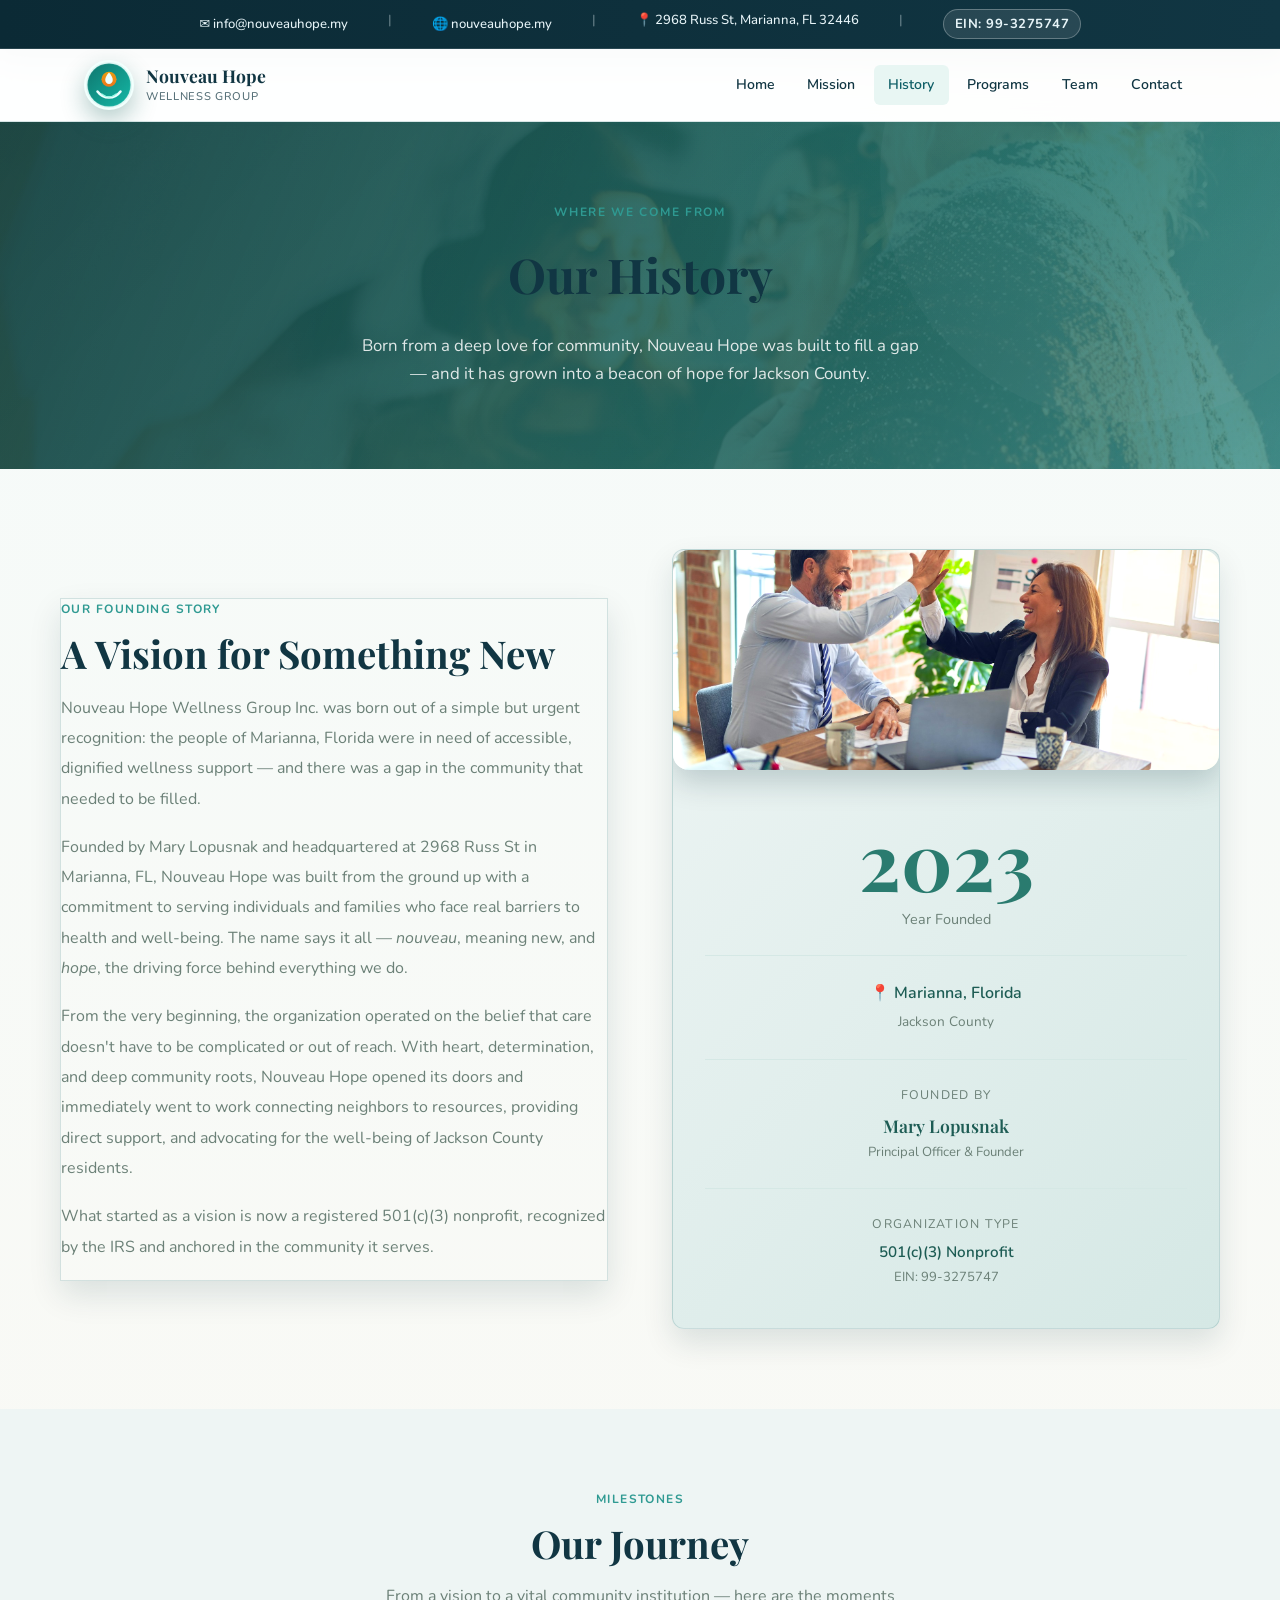
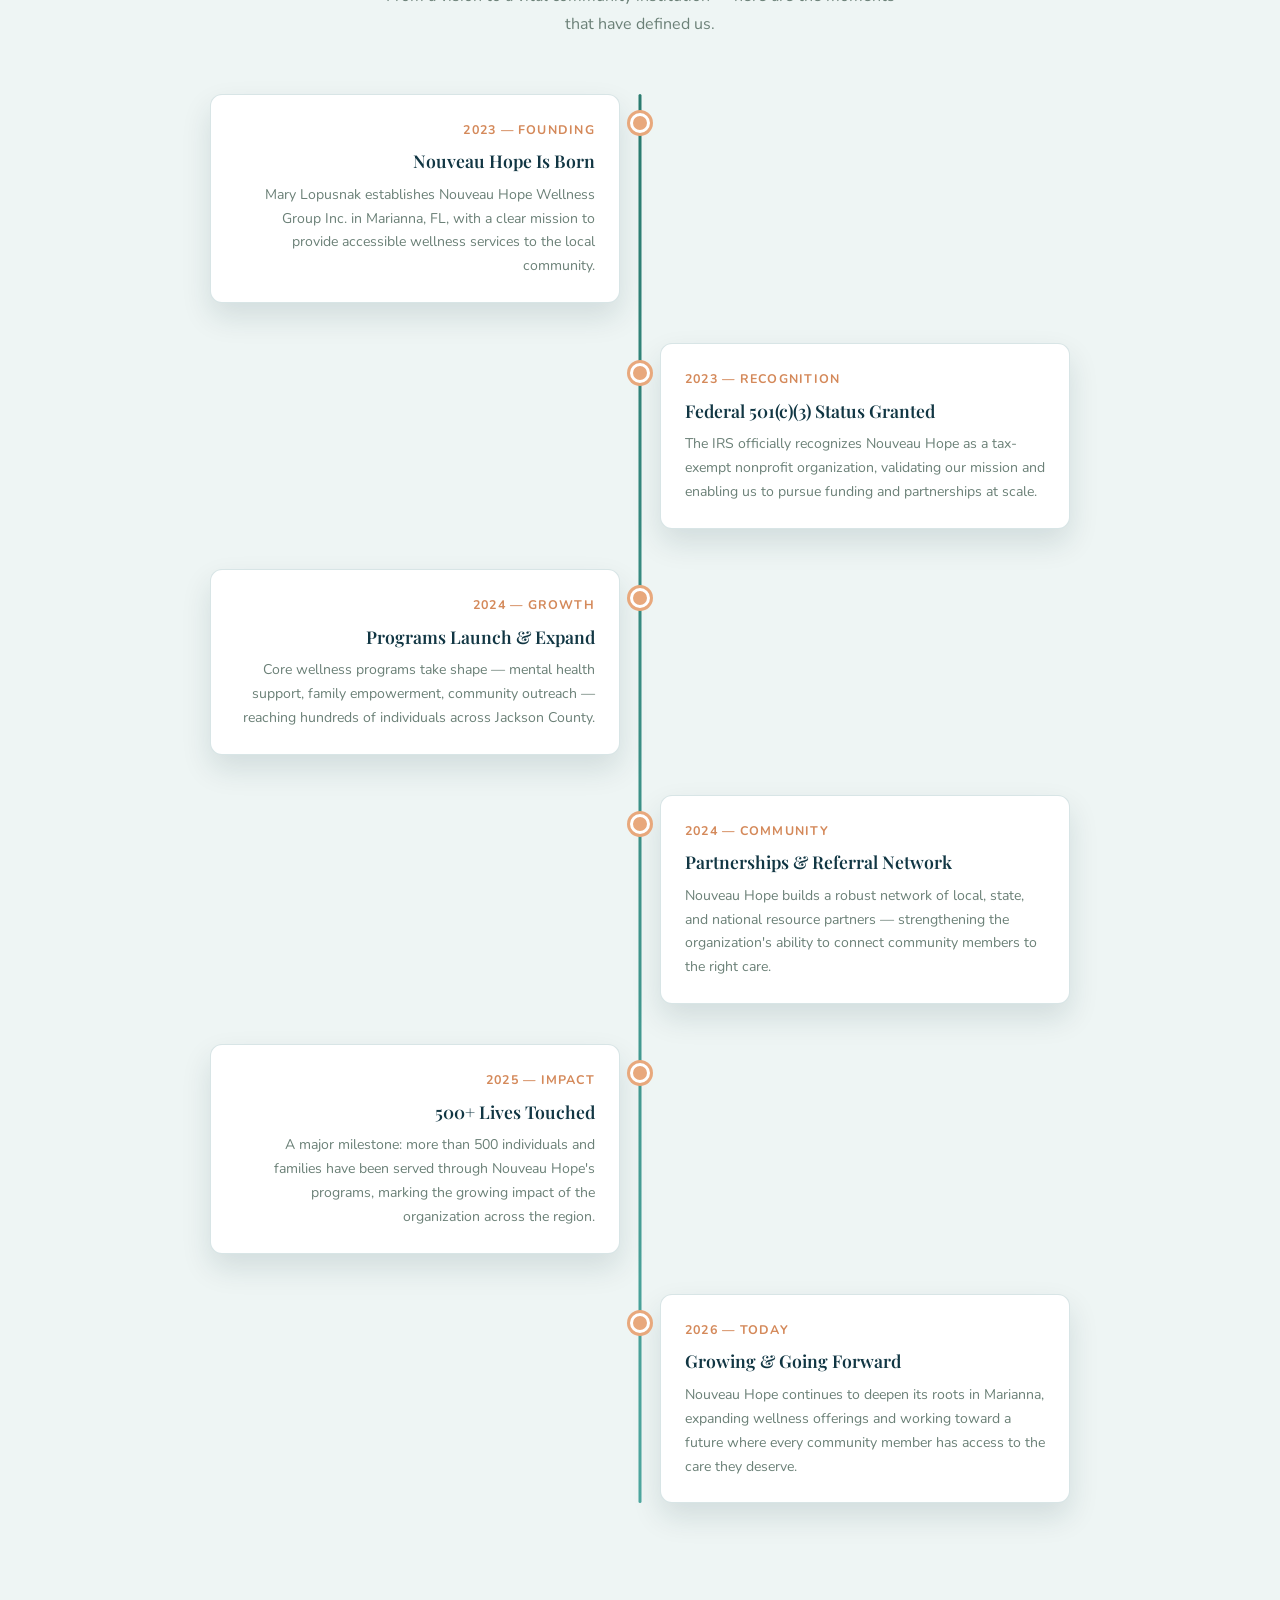
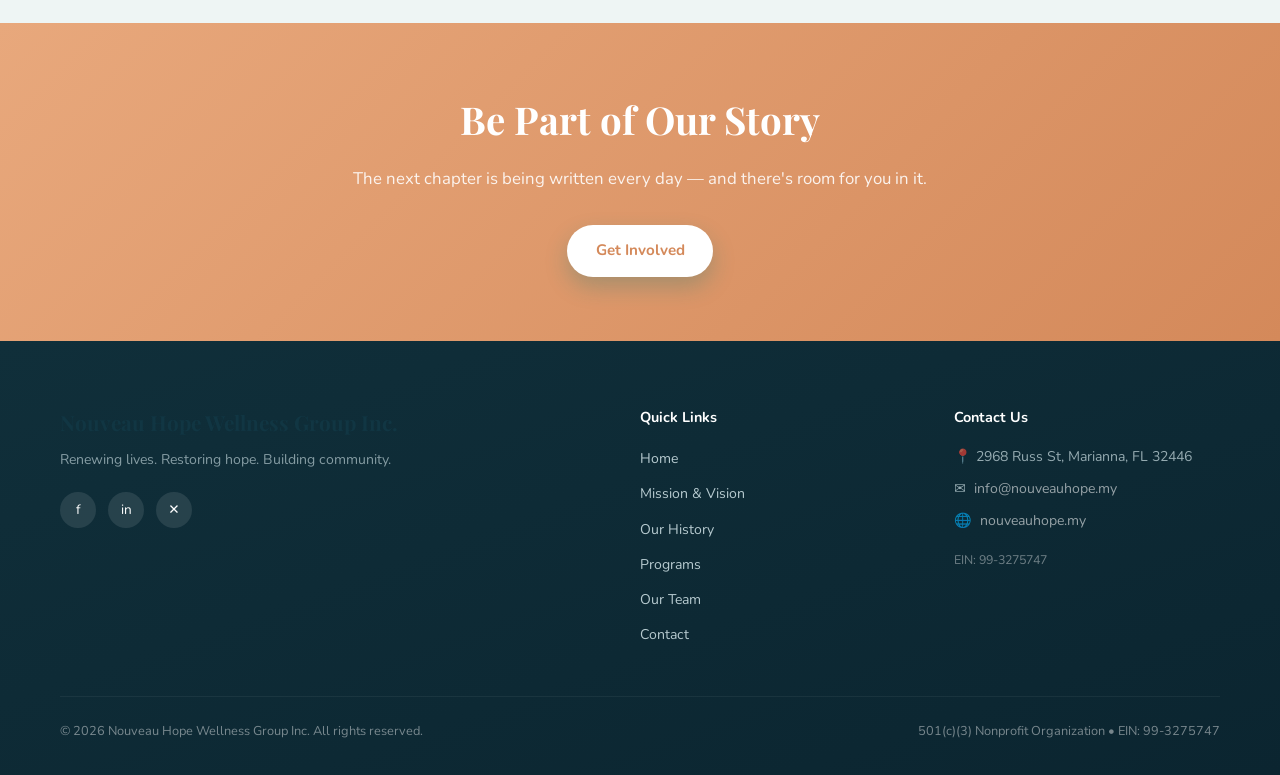
<file: history.html>
<!DOCTYPE html>
<html lang="en">
<head>
  <meta charset="UTF-8" />
  <meta name="viewport" content="width=device-width, initial-scale=1.0" />
  <title>Our History — Nouveau Hope Wellness Group Inc</title>
  <meta name="description" content="Explore the history and growth of Nouveau Hope Wellness Group Inc., from local beginnings to community-wide impact." />
  <link rel="canonical" href="https://nouveauhope.my/history.html" />
  <meta property="og:type" content="website" />
  <meta property="og:title" content="Our History — Nouveau Hope Wellness Group Inc" />
  <meta property="og:description" content="See how Nouveau Hope was founded and how our programs have expanded to serve more families over time." />
  <meta property="og:url" content="https://nouveauhope.my/history.html" />
  <meta property="og:image" content="https://nouveauhope.my/assets/images/photo-1491438590914-bc09fcaaf77a.jpg" />
  <meta name="twitter:card" content="summary_large_image" />
  <link rel="icon" href="assets/images/logo-nouveau-hope.svg" type="image/svg+xml" />
  <link rel="preconnect" href="https://fonts.googleapis.com" />
  <link rel="preconnect" href="https://fonts.gstatic.com" crossorigin />
  <link href="https://fonts.googleapis.com/css2?family=Playfair+Display:ital,wght@0,400;0,600;0,700;1,400&family=Nunito:wght@300;400;500;600;700&display=swap" rel="stylesheet" />
  <style>
    :root {
      --color-primary: #2A7B6F;
      --color-primary-dark: #1D5C54;
      --color-secondary: #4EA8A0;
      --color-accent: #E8A87C;
      --color-accent-dark: #D4895A;
      --color-bg: #F9F7F4;
      --color-bg-alt: #EEF5F4;
      --color-bg-card: #FFFFFF;
      --color-text: #2C3E35;
      --color-text-light: #6B8077;
      --color-top-bar: #1D5C54;
      --color-top-bar-text: #D4EDE9;
      --color-border: #D5E8E5;
      --font-display: 'Playfair Display', Georgia, serif;
      --font-body: 'Nunito', system-ui, sans-serif;
      --shadow-sm: 0 1px 3px rgba(42,123,111,0.08);
      --shadow-md: 0 4px 16px rgba(42,123,111,0.12);
      --radius: 12px;
      --radius-sm: 6px;
    }
    *, *::before, *::after { box-sizing: border-box; margin: 0; padding: 0; }
    html { scroll-behavior: smooth; }
    body { font-family: var(--font-body); background: var(--color-bg); color: var(--color-text); line-height: 1.7; }

    .top-bar { background: var(--color-top-bar); color: var(--color-top-bar-text); padding: 0.45rem 1.5rem; display: flex; justify-content: center; gap: 2.5rem; font-size: 0.82rem; font-weight: 500; flex-wrap: wrap; }
    .top-bar a { color: var(--color-top-bar-text); text-decoration: none; display: flex; align-items: center; gap: 0.4rem; transition: opacity 0.2s; }
    .top-bar a:hover { opacity: 0.75; }
    .top-bar .divider { opacity: 0.3; }

    .navbar { background: var(--color-bg-card); box-shadow: var(--shadow-sm); position: sticky; top: 0; z-index: 100; border-bottom: 2px solid var(--color-border); }
    .nav-inner { max-width: 1160px; margin: 0 auto; padding: 0 1.5rem; display: flex; align-items: center; justify-content: space-between; height: 72px; }
    .nav-brand { display: flex; align-items: center; gap: 0.75rem; text-decoration: none; }
    .nav-logo { width: 44px; height: 44px; background: var(--color-primary); border-radius: 50%; display: flex; align-items: center; justify-content: center; }
    .nav-logo svg { width: 24px; height: 24px; fill: white; }
    .nav-brand-name { font-family: var(--font-display); font-size: 1.1rem; font-weight: 700; color: var(--color-primary-dark); display: block; }
    .nav-brand-sub { font-size: 0.7rem; color: var(--color-text-light); font-weight: 500; letter-spacing: 0.06em; text-transform: uppercase; }
    .nav-links { display: flex; gap: 0.25rem; list-style: none; }
    .nav-links a { display: block; padding: 0.5rem 0.9rem; text-decoration: none; color: var(--color-text); font-weight: 600; font-size: 0.88rem; border-radius: var(--radius-sm); transition: background 0.2s, color 0.2s; }
    .nav-links a:hover, .nav-links a.active { background: var(--color-bg-alt); color: var(--color-primary); }
    .nav-toggle { display: none; flex-direction: column; gap: 5px; cursor: pointer; background: none; border: none; padding: 6px; }
    .nav-toggle span { display: block; width: 24px; height: 2px; background: var(--color-text); border-radius: 2px; }

    .page-hero { background: linear-gradient(135deg, rgba(29,92,84,0.9) 0%, rgba(42,123,111,0.87) 60%, rgba(78,168,160,0.85) 100%), url('assets/images/photo-1491438590914-bc09fcaaf77a.jpg') center/cover no-repeat; padding: 5rem 1.5rem; text-align: center; color: white; position: relative; overflow: hidden; }
    .page-hero::before { content: ''; position: absolute; width: 500px; height: 500px; border-radius: 50%; background: rgba(255,255,255,0.04); top: -200px; right: -100px; }
    .page-hero-label { font-size: 0.75rem; font-weight: 700; letter-spacing: 0.14em; text-transform: uppercase; color: #A8DED9; margin-bottom: 0.75rem; }
    .page-hero h1 { font-family: var(--font-display); font-size: clamp(2rem, 4vw, 3rem); margin-bottom: 1rem; }
    .page-hero p { font-size: 1.05rem; opacity: 0.85; max-width: 560px; margin: 0 auto; }

    section { padding: 5rem 1.5rem; }
    .container { max-width: 1160px; margin: 0 auto; }
    .section-label { font-size: 0.75rem; font-weight: 700; letter-spacing: 0.12em; text-transform: uppercase; color: var(--color-secondary); margin-bottom: 0.6rem; }
    .section-title { font-family: var(--font-display); font-size: clamp(1.8rem, 3vw, 2.5rem); color: var(--color-primary-dark); margin-bottom: 1rem; line-height: 1.25; }

    /* Founding Story */
    .founding-grid { display: grid; grid-template-columns: 1fr 1fr; gap: 4rem; align-items: center; }
    .founding-text p { color: var(--color-text-light); line-height: 1.9; margin-bottom: 1.1rem; }
    .founding-visual {
      background: linear-gradient(135deg, var(--color-bg-alt) 0%, var(--color-border) 100%);
      border-radius: var(--radius);
      padding: 0;
      text-align: center;
      border: 1px solid var(--color-border);
      overflow: hidden;
    }
    .founding-img {
      width: 100%;
      height: 220px;
      object-fit: cover;
    }
    .founding-visual-inner {
      padding: 2.5rem 2rem;
    }
    .founding-year { font-family: var(--font-display); font-size: 5rem; font-weight: 700; color: var(--color-primary); line-height: 1; }
    .founding-year-label { color: var(--color-text-light); font-size: 0.9rem; margin-top: 0.5rem; }
    .founding-loc { margin-top: 1.5rem; padding-top: 1.5rem; border-top: 1px solid var(--color-border); color: var(--color-primary-dark); font-weight: 600; }

    /* Timeline */
    .timeline-section { background: var(--color-bg-alt); }
    .timeline { position: relative; max-width: 860px; margin: 0 auto; }
    .timeline::before {
      content: '';
      position: absolute;
      left: 50%;
      transform: translateX(-50%);
      top: 0; bottom: 0;
      width: 3px;
      background: linear-gradient(to bottom, var(--color-primary), var(--color-secondary));
      border-radius: 2px;
    }
    .timeline-item {
      display: grid;
      grid-template-columns: 1fr 1fr;
      gap: 2.5rem;
      margin-bottom: 2.5rem;
      position: relative;
    }
    .timeline-item:nth-child(odd) .timeline-content { grid-column: 1; text-align: right; }
    .timeline-item:nth-child(odd) .timeline-spacer { grid-column: 2; }
    .timeline-item:nth-child(even) .timeline-spacer { grid-column: 1; }
    .timeline-item:nth-child(even) .timeline-content { grid-column: 2; text-align: left; }
    .timeline-dot {
      position: absolute;
      left: 50%;
      transform: translateX(-50%);
      top: 1.2rem;
      width: 20px;
      height: 20px;
      background: var(--color-accent);
      border: 3px solid white;
      border-radius: 50%;
      box-shadow: 0 0 0 3px var(--color-accent);
      z-index: 1;
    }
    .timeline-content {
      background: var(--color-bg-card);
      border-radius: var(--radius);
      padding: 1.5rem;
      box-shadow: var(--shadow-sm);
      border: 1px solid var(--color-border);
      transition: box-shadow 0.2s;
    }
    .timeline-content:hover { box-shadow: var(--shadow-md); }
    .timeline-year { font-size: 0.78rem; font-weight: 700; letter-spacing: 0.1em; text-transform: uppercase; color: var(--color-accent-dark); margin-bottom: 0.4rem; }
    .timeline-title { font-family: var(--font-display); font-size: 1.1rem; font-weight: 600; color: var(--color-primary-dark); margin-bottom: 0.4rem; }
    .timeline-desc { font-size: 0.88rem; color: var(--color-text-light); }

    .btn { display: inline-block; padding: 0.8rem 1.8rem; border-radius: var(--radius); font-family: var(--font-body); font-size: 0.95rem; font-weight: 700; text-decoration: none; transition: transform 0.2s, box-shadow 0.2s; }
    .btn:hover { transform: translateY(-2px); }
    .btn-secondary { background: var(--color-primary); color: white; box-shadow: var(--shadow-md); }
    .btn-secondary:hover { background: var(--color-primary-dark); }

    footer { background: var(--color-primary-dark); color: rgba(255,255,255,0.8); padding: 4rem 1.5rem 2rem; }
    .footer-inner { max-width: 1160px; margin: 0 auto; }
    .footer-grid { display: grid; grid-template-columns: 2fr 1fr 1fr; gap: 3rem; margin-bottom: 3rem; }
    .footer-brand-name { font-family: var(--font-display); font-size: 1.3rem; font-weight: 700; color: white; margin-bottom: 0.5rem; }
    .footer-tagline { font-size: 0.88rem; opacity: 0.7; margin-bottom: 1.25rem; }
    .footer-socials { display: flex; gap: 0.75rem; }
    .footer-social { width: 36px; height: 36px; background: rgba(255,255,255,0.1); border-radius: 50%; display: flex; align-items: center; justify-content: center; text-decoration: none; color: white; font-size: 0.85rem; transition: background 0.2s; }
    .footer-social:hover { background: rgba(255,255,255,0.2); }
    .footer-col-title { color: white; font-weight: 700; margin-bottom: 1rem; font-size: 0.9rem; }
    .footer-links { list-style: none; display: flex; flex-direction: column; gap: 0.5rem; }
    .footer-links a { color: rgba(255,255,255,0.7); text-decoration: none; font-size: 0.88rem; transition: color 0.2s; }
    .footer-links a:hover { color: white; }
    .footer-contact-item { display: flex; gap: 0.5rem; font-size: 0.88rem; margin-bottom: 0.5rem; opacity: 0.8; }
    .footer-bottom { border-top: 1px solid rgba(255,255,255,0.1); padding-top: 1.5rem; display: flex; justify-content: space-between; font-size: 0.8rem; opacity: 0.55; flex-wrap: wrap; gap: 0.5rem; }

    .fade-in { opacity: 0; transform: translateY(24px); transition: opacity 0.6s ease, transform 0.6s ease; }
    .fade-in.visible { opacity: 1; transform: none; }

    @media (max-width: 768px) {
      .founding-grid { grid-template-columns: 1fr; gap: 2rem; }
      .timeline::before { left: 20px; }
      .timeline-item { grid-template-columns: 1fr; gap: 0; padding-left: 50px; }
      .timeline-item:nth-child(odd) .timeline-content,
      .timeline-item:nth-child(even) .timeline-content { grid-column: 1; text-align: left; }
      .timeline-item:nth-child(odd) .timeline-spacer,
      .timeline-item:nth-child(even) .timeline-spacer { display: none; }
      .timeline-dot { left: 20px; }
      .footer-grid { grid-template-columns: 1fr; gap: 2rem; }
      .nav-links { display: none; flex-direction: column; position: absolute; top: 72px; left: 0; right: 0; background: white; padding: 1rem; box-shadow: var(--shadow-md); }
      .nav-links.open { display: flex; }
      .nav-toggle { display: flex; }
      .navbar { position: relative; }
    }
    @media (max-width: 1024px) { .footer-grid { grid-template-columns: 1fr 1fr; } }
  </style>
  <link rel="stylesheet" href="assets/theme-refresh.css" />
</head>
<body>

  <div class="top-bar">
    <a href="mailto:info@nouveauhope.my">✉ info@nouveauhope.my</a>
    <span class="divider">|</span>
    <a href="https://nouveauhope.my" target="_blank" rel="noopener">🌐 nouveauhope.my</a>
    <span class="divider">|</span>
    <span>📍 2968 Russ St, Marianna, FL 32446</span>
    <span class="divider">|</span>
    <span class="top-ein">EIN: 99-3275747</span>
  </div>

  <nav class="navbar">
    <div class="nav-inner">
      <a href="index.html" class="nav-brand">
        <div class="nav-logo">
          <svg viewBox="0 0 24 24"><path d="M12 2a10 10 0 100 20A10 10 0 0012 2zm0 18a8 8 0 110-16 8 8 0 010 16zM8 12l4-6 4 6H8z"/></svg>
        </div>
        <div style="line-height:1.2;">
          <span class="nav-brand-name">Nouveau Hope</span>
          <span class="nav-brand-sub">Wellness Group</span>
        </div>
      </a>
      <button class="nav-toggle" type="button" aria-label="Toggle menu" aria-expanded="false" aria-controls="primary-nav">
        <span></span><span></span><span></span>
      </button>
      <ul class="nav-links" id="primary-nav">
        <li><a href="index.html">Home</a></li>
        <li><a href="mission.html">Mission</a></li>
        <li><a href="history.html" class="active">History</a></li>
        <li><a href="projects.html">Programs</a></li>
        <li><a href="team.html">Team</a></li>
        <li><a href="contact.html">Contact</a></li>
      </ul>
    </div>
  </nav>

  <div class="page-hero">
    <div class="page-hero-label">Where We Come From</div>
    <h1>Our History</h1>
    <p>Born from a deep love for community, Nouveau Hope was built to fill a gap — and it has grown into a beacon of hope for Jackson County.</p>
  </div>

  <!-- FOUNDING STORY -->
  <section>
    <div class="container">
      <div class="founding-grid">
        <div class="founding-text fade-in">
          <div class="section-label">Our Founding Story</div>
          <h2 class="section-title">A Vision for Something New</h2>
          <p>
            Nouveau Hope Wellness Group Inc. was born out of a simple but urgent recognition: the people of Marianna, Florida were in need of accessible, dignified wellness support — and there was a gap in the community that needed to be filled.
          </p>
          <p>
            Founded by Mary Lopusnak and headquartered at 2968 Russ St in Marianna, FL, Nouveau Hope was built from the ground up with a commitment to serving individuals and families who face real barriers to health and well-being. The name says it all — <em>nouveau</em>, meaning new, and <em>hope</em>, the driving force behind everything we do.
          </p>
          <p>
            From the very beginning, the organization operated on the belief that care doesn't have to be complicated or out of reach. With heart, determination, and deep community roots, Nouveau Hope opened its doors and immediately went to work connecting neighbors to resources, providing direct support, and advocating for the well-being of Jackson County residents.
          </p>
          <p>
            What started as a vision is now a registered 501(c)(3) nonprofit, recognized by the IRS and anchored in the community it serves.
          </p>
        </div>
        <div class="founding-visual fade-in">
          <img decoding="async" class="founding-img" src="assets/images/photo-1600880292203-757bb62b4baf.jpg" width="1600" height="1067" alt="Small town community in Florida" loading="lazy" />
          <div class="founding-visual-inner">
          <div class="founding-year">2023</div>
          <div class="founding-year-label">Year Founded</div>
          <div class="founding-loc">
            📍 Marianna, Florida<br>
            <span style="font-size: 0.85rem; color: var(--color-text-light); font-weight: 400;">Jackson County</span>
          </div>
          <div style="margin-top: 1.5rem; padding-top: 1.5rem; border-top: 1px solid var(--color-border);">
            <div style="font-size: 0.78rem; text-transform: uppercase; letter-spacing: 0.1em; color: var(--color-text-light); margin-bottom: 0.4rem;">Founded by</div>
            <div style="font-family: var(--font-display); font-size: 1.1rem; color: var(--color-primary-dark); font-weight: 600;">Mary Lopusnak</div>
            <div style="font-size: 0.82rem; color: var(--color-text-light);">Principal Officer &amp; Founder</div>
          </div>
          <div style="margin-top: 1.5rem; padding-top: 1.5rem; border-top: 1px solid var(--color-border);">
            <div style="font-size: 0.78rem; text-transform: uppercase; letter-spacing: 0.1em; color: var(--color-text-light); margin-bottom: 0.4rem;">Organization Type</div>
            <div style="color: var(--color-primary-dark); font-weight: 600; font-size: 0.95rem;">501(c)(3) Nonprofit</div>
            <div style="font-size: 0.82rem; color: var(--color-text-light);">EIN: 99-3275747</div>
          </div>
          </div>
        </div>
      </div>
    </div>
  </section>

  <!-- TIMELINE -->
  <section class="timeline-section">
    <div class="container">
      <div style="text-align:center; margin-bottom: 3.5rem;">
        <div class="section-label">Milestones</div>
        <h2 class="section-title">Our Journey</h2>
        <p style="color: var(--color-text-light); max-width: 520px; margin: 0 auto;">From a vision to a vital community institution — here are the moments that have defined us.</p>
      </div>
      <div class="timeline">
        <div class="timeline-item fade-in">
          <div class="timeline-content">
            <div class="timeline-year">2023 — Founding</div>
            <div class="timeline-title">Nouveau Hope Is Born</div>
            <div class="timeline-desc">Mary Lopusnak establishes Nouveau Hope Wellness Group Inc. in Marianna, FL, with a clear mission to provide accessible wellness services to the local community.</div>
          </div>
          <div class="timeline-dot"></div>
          <div class="timeline-spacer"></div>
        </div>
        <div class="timeline-item fade-in">
          <div class="timeline-spacer"></div>
          <div class="timeline-dot"></div>
          <div class="timeline-content">
            <div class="timeline-year">2023 — Recognition</div>
            <div class="timeline-title">Federal 501(c)(3) Status Granted</div>
            <div class="timeline-desc">The IRS officially recognizes Nouveau Hope as a tax-exempt nonprofit organization, validating our mission and enabling us to pursue funding and partnerships at scale.</div>
          </div>
        </div>
        <div class="timeline-item fade-in">
          <div class="timeline-content">
            <div class="timeline-year">2024 — Growth</div>
            <div class="timeline-title">Programs Launch &amp; Expand</div>
            <div class="timeline-desc">Core wellness programs take shape — mental health support, family empowerment, community outreach — reaching hundreds of individuals across Jackson County.</div>
          </div>
          <div class="timeline-dot"></div>
          <div class="timeline-spacer"></div>
        </div>
        <div class="timeline-item fade-in">
          <div class="timeline-spacer"></div>
          <div class="timeline-dot"></div>
          <div class="timeline-content">
            <div class="timeline-year">2024 — Community</div>
            <div class="timeline-title">Partnerships &amp; Referral Network</div>
            <div class="timeline-desc">Nouveau Hope builds a robust network of local, state, and national resource partners — strengthening the organization's ability to connect community members to the right care.</div>
          </div>
        </div>
        <div class="timeline-item fade-in">
          <div class="timeline-content">
            <div class="timeline-year">2025 — Impact</div>
            <div class="timeline-title">500+ Lives Touched</div>
            <div class="timeline-desc">A major milestone: more than 500 individuals and families have been served through Nouveau Hope's programs, marking the growing impact of the organization across the region.</div>
          </div>
          <div class="timeline-dot"></div>
          <div class="timeline-spacer"></div>
        </div>
        <div class="timeline-item fade-in">
          <div class="timeline-spacer"></div>
          <div class="timeline-dot"></div>
          <div class="timeline-content">
            <div class="timeline-year">2026 — Today</div>
            <div class="timeline-title">Growing &amp; Going Forward</div>
            <div class="timeline-desc">Nouveau Hope continues to deepen its roots in Marianna, expanding wellness offerings and working toward a future where every community member has access to the care they deserve.</div>
          </div>
        </div>
      </div>
    </div>
  </section>

  <!-- CTA -->
  <div style="background: linear-gradient(135deg, var(--color-accent) 0%, #D4895A 100%); padding: 4rem 1.5rem; text-align: center;">
    <div class="container">
      <h2 style="font-family: var(--font-display); font-size: clamp(1.8rem, 3vw, 2.4rem); color: white; margin-bottom: 0.75rem;">Be Part of Our Story</h2>
      <p style="color: rgba(255,255,255,0.88); margin-bottom: 2rem; font-size: 1.05rem;">The next chapter is being written every day — and there's room for you in it.</p>
      <a href="contact.html" class="btn btn-secondary" style="background: white; color: var(--color-accent-dark);">Get Involved</a>
    </div>
  </div>

  <footer>
    <div class="footer-inner">
      <div class="footer-grid">
        <div>
          <div class="footer-brand-name">Nouveau Hope Wellness Group Inc.</div>
          <div class="footer-tagline">Renewing lives. Restoring hope. Building community.</div>
          <div class="footer-socials">
            <a href="#" class="footer-social" aria-label="Facebook">f</a>
            <a href="#" class="footer-social" aria-label="Instagram">in</a>
            <a href="#" class="footer-social" aria-label="Twitter">✕</a>
          </div>
        </div>
        <div>
          <div class="footer-col-title">Quick Links</div>
          <ul class="footer-links">
            <li><a href="index.html">Home</a></li>
            <li><a href="mission.html">Mission &amp; Vision</a></li>
            <li><a href="history.html">Our History</a></li>
            <li><a href="projects.html">Programs</a></li>
            <li><a href="team.html">Our Team</a></li>
            <li><a href="contact.html">Contact</a></li>
          </ul>
        </div>
        <div>
          <div class="footer-col-title">Contact Us</div>
          <div class="footer-contact-item">📍 2968 Russ St, Marianna, FL 32446</div>
          <div class="footer-contact-item">✉ <a href="mailto:info@nouveauhope.my" style="color:rgba(255,255,255,0.7);text-decoration:none;">info@nouveauhope.my</a></div>
          <div class="footer-contact-item">🌐 <a href="https://nouveauhope.my" target="_blank" rel="noopener" style="color:rgba(255,255,255,0.7);text-decoration:none;">nouveauhope.my</a></div>
          <div style="margin-top:1rem; font-size:0.78rem; opacity:0.5;">EIN: 99-3275747</div>
        </div>
      </div>
      <div class="footer-bottom">
        <span>&copy; 2026 Nouveau Hope Wellness Group Inc. All rights reserved.</span>
        <span>501(c)(3) Nonprofit Organization &bull; EIN: 99-3275747</span>
      </div>
    </div>
  </footer>
  <script src="assets/site.js" defer></script>
</body>
</html>
</file>
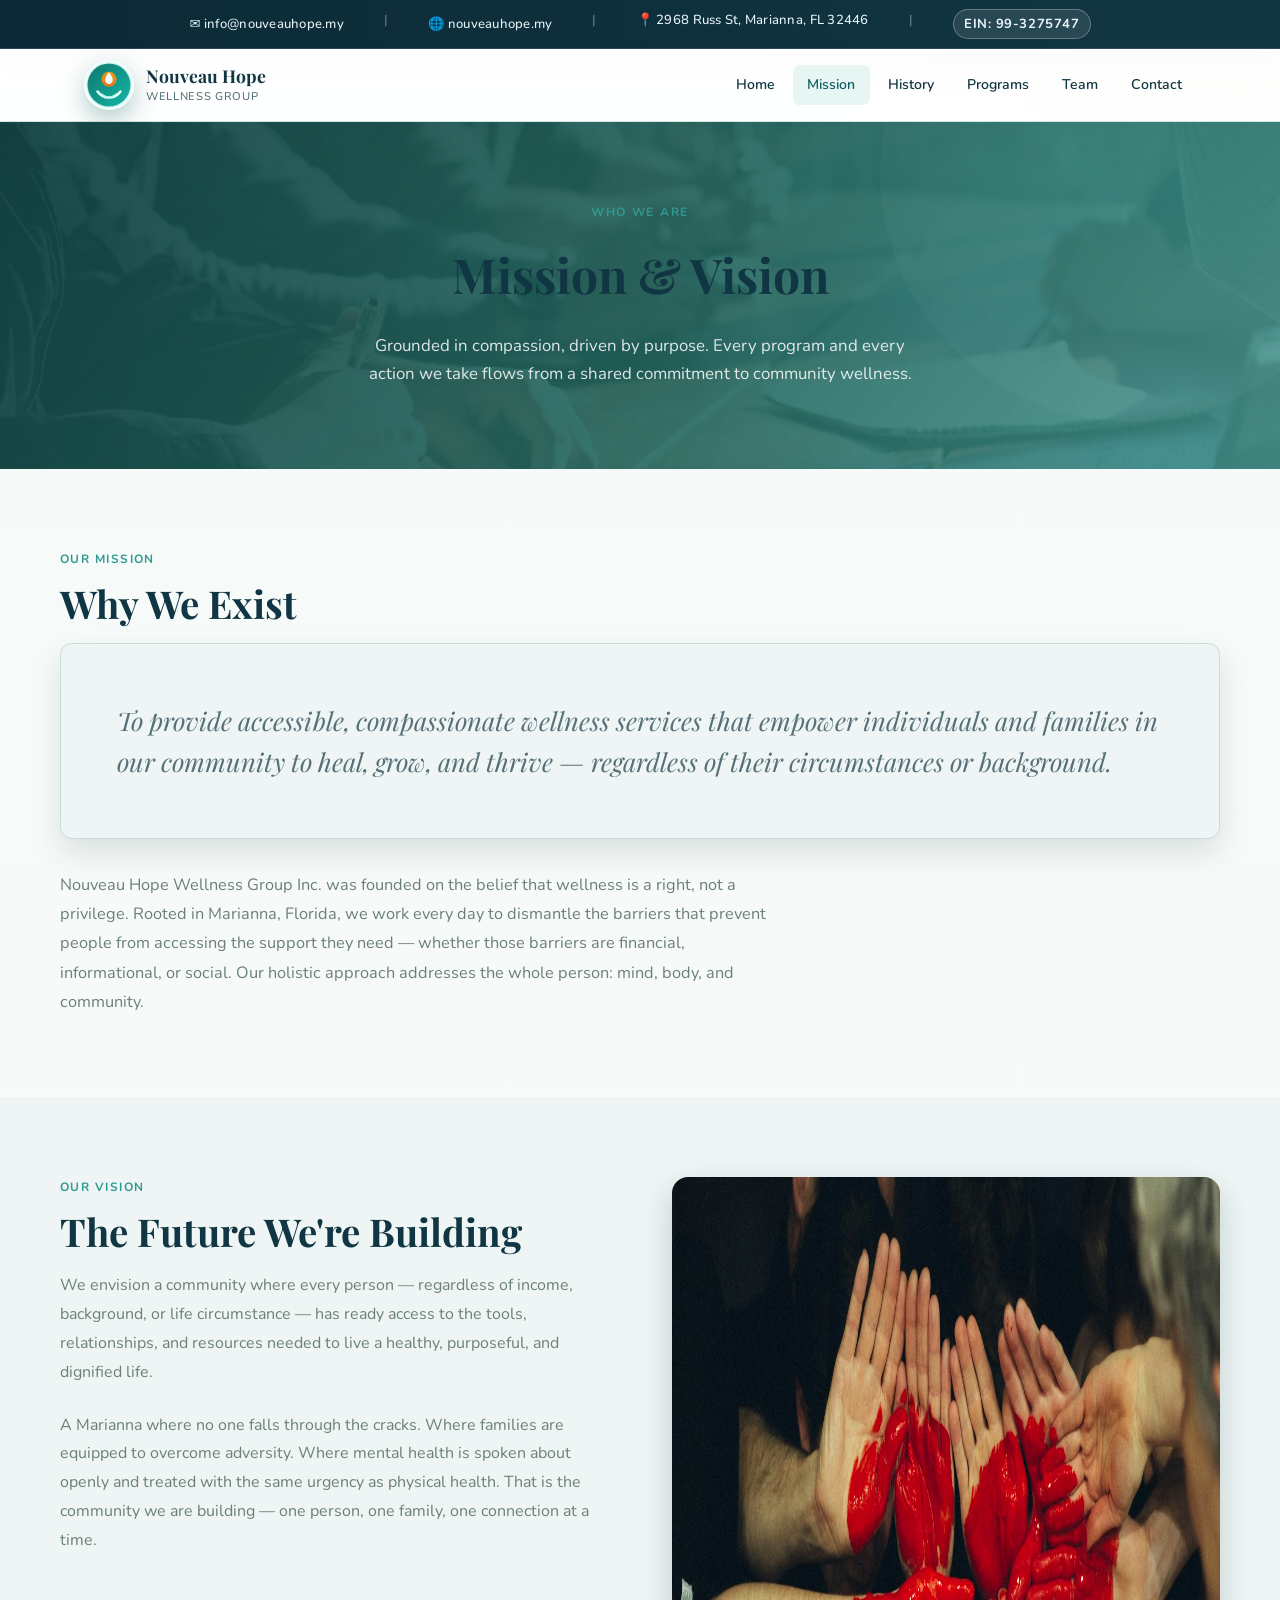
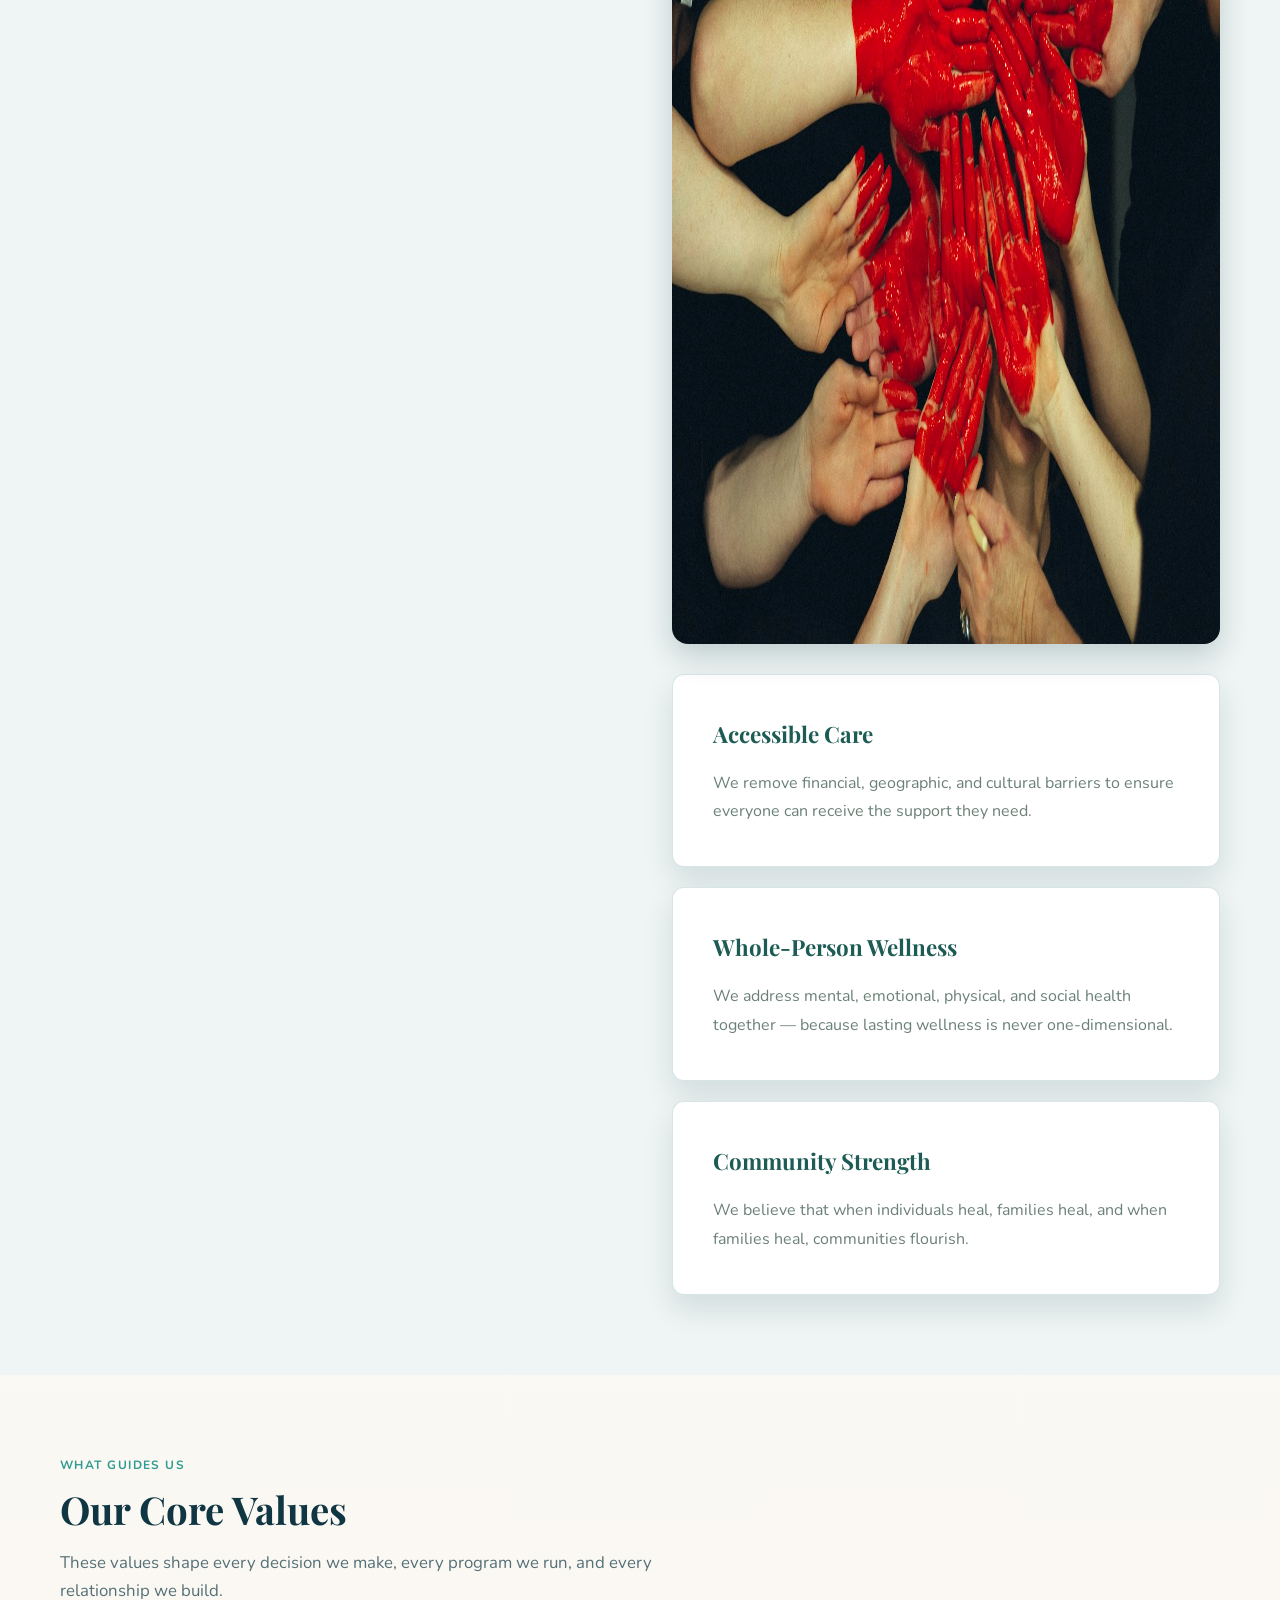
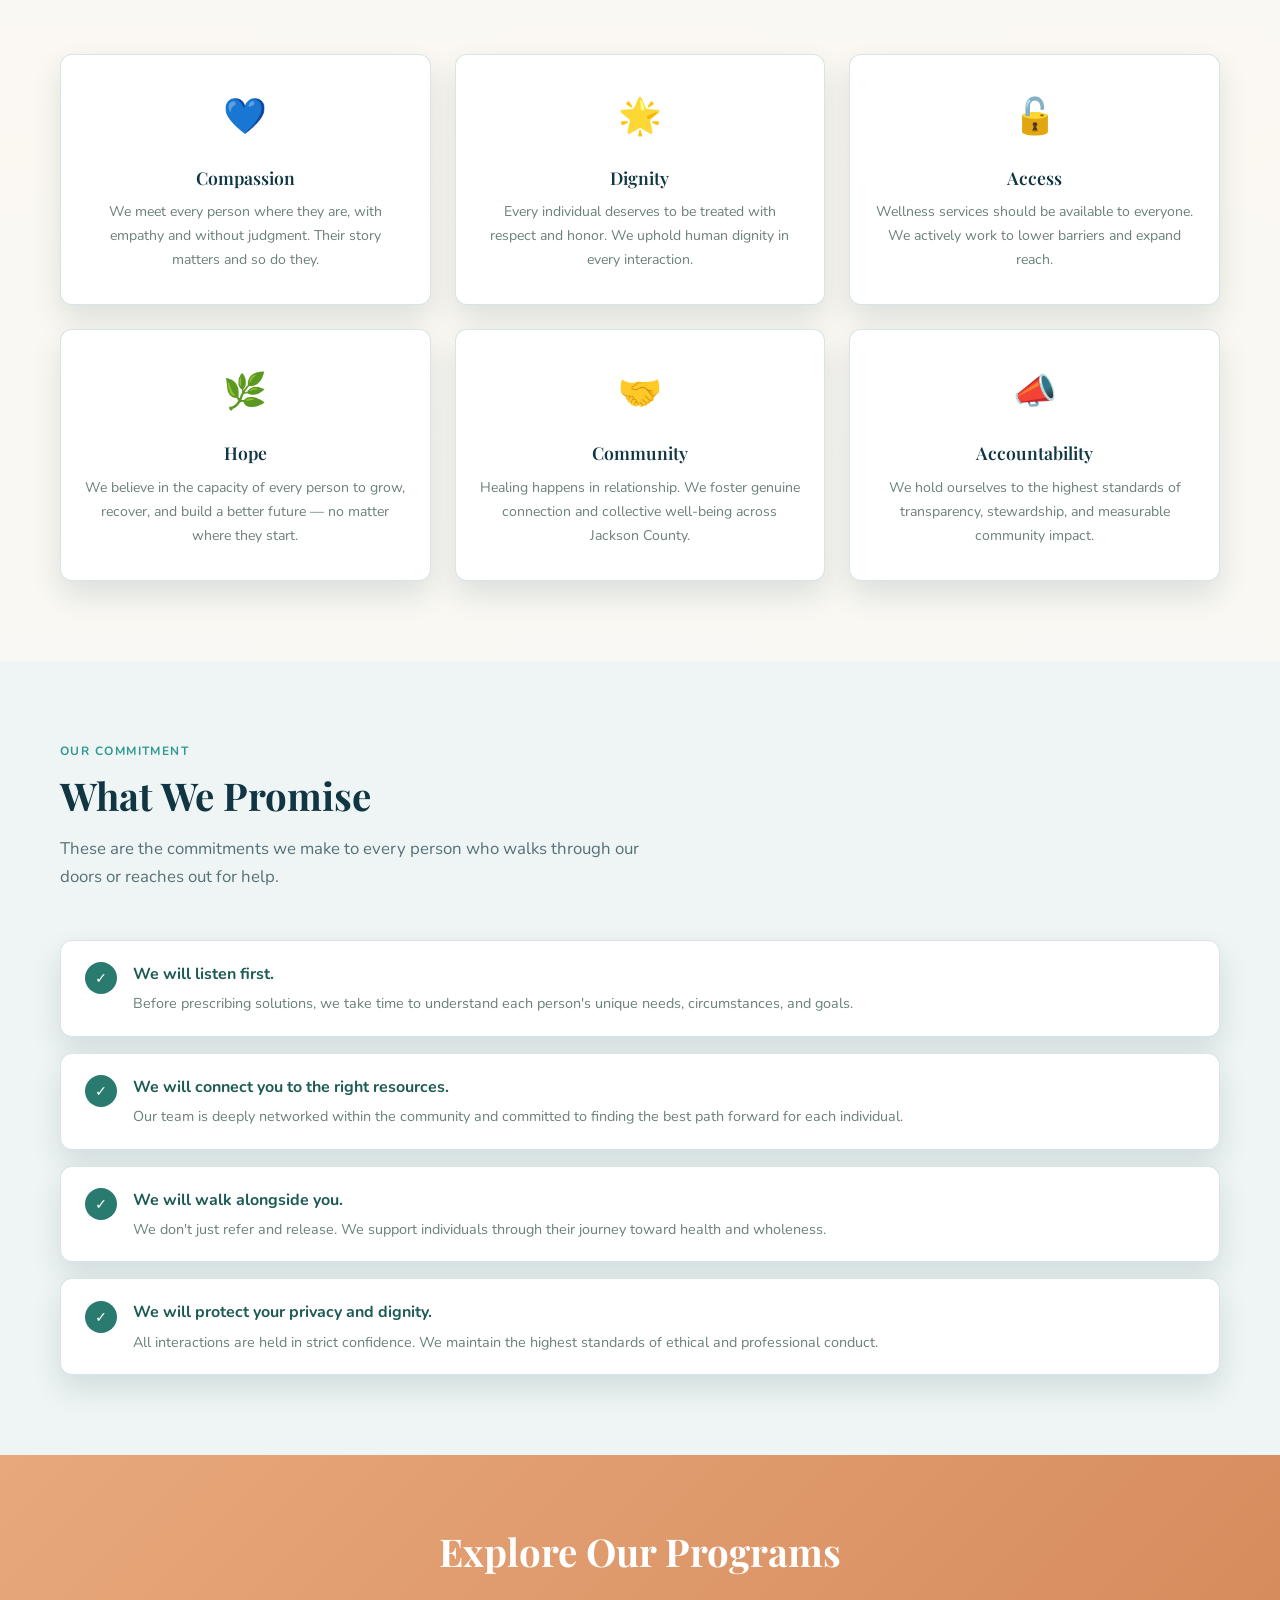
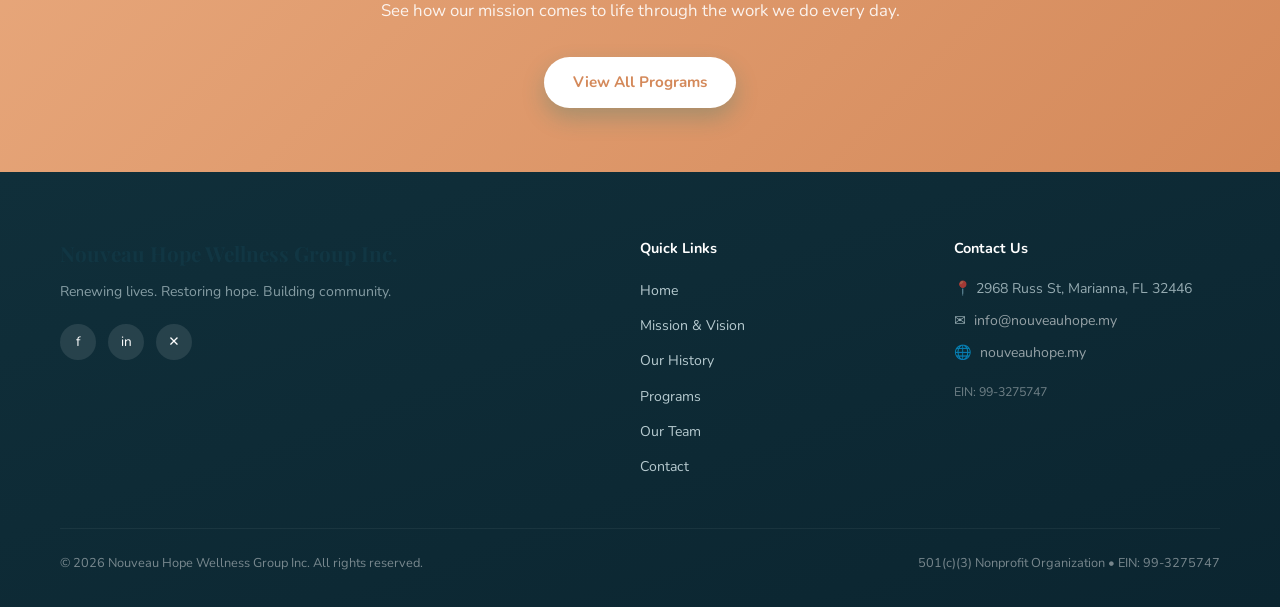
<file: mission.html>
<!DOCTYPE html>
<html lang="en">
<head>
  <meta charset="UTF-8" />
  <meta name="viewport" content="width=device-width, initial-scale=1.0" />
  <title>Mission &amp; Vision — Nouveau Hope Wellness Group Inc</title>
  <meta name="description" content="Learn the mission, vision, and guiding values of Nouveau Hope Wellness Group Inc. in Marianna, Florida." />
  <link rel="canonical" href="https://nouveauhope.my/mission.html" />
  <meta property="og:type" content="website" />
  <meta property="og:title" content="Mission &amp; Vision — Nouveau Hope Wellness Group Inc" />
  <meta property="og:description" content="Our mission is to provide accessible, compassionate wellness support that helps individuals and families heal, grow, and thrive." />
  <meta property="og:url" content="https://nouveauhope.my/mission.html" />
  <meta property="og:image" content="https://nouveauhope.my/assets/images/photo-1517048676732-d65bc937f952.jpg" />
  <meta name="twitter:card" content="summary_large_image" />
  <link rel="icon" href="assets/images/logo-nouveau-hope.svg" type="image/svg+xml" />
  <link rel="preconnect" href="https://fonts.googleapis.com" />
  <link rel="preconnect" href="https://fonts.gstatic.com" crossorigin />
  <link href="https://fonts.googleapis.com/css2?family=Playfair+Display:ital,wght@0,400;0,600;0,700;1,400&family=Nunito:wght@300;400;500;600;700&display=swap" rel="stylesheet" />
  <style>
    :root {
      --color-primary: #2A7B6F;
      --color-primary-dark: #1D5C54;
      --color-secondary: #4EA8A0;
      --color-accent: #E8A87C;
      --color-accent-dark: #D4895A;
      --color-bg: #F9F7F4;
      --color-bg-alt: #EEF5F4;
      --color-bg-card: #FFFFFF;
      --color-text: #2C3E35;
      --color-text-light: #6B8077;
      --color-top-bar: #1D5C54;
      --color-top-bar-text: #D4EDE9;
      --color-border: #D5E8E5;
      --font-display: 'Playfair Display', Georgia, serif;
      --font-body: 'Nunito', system-ui, sans-serif;
      --shadow-sm: 0 1px 3px rgba(42,123,111,0.08);
      --shadow-md: 0 4px 16px rgba(42,123,111,0.12);
      --radius: 12px;
      --radius-sm: 6px;
    }
    *, *::before, *::after { box-sizing: border-box; margin: 0; padding: 0; }
    html { scroll-behavior: smooth; }
    body { font-family: var(--font-body); background: var(--color-bg); color: var(--color-text); line-height: 1.7; }

    .top-bar {
      background: var(--color-top-bar); color: var(--color-top-bar-text);
      padding: 0.45rem 1.5rem; display: flex; justify-content: center; gap: 2.5rem;
      font-size: 0.82rem; font-weight: 500; letter-spacing: 0.02em; flex-wrap: wrap;
    }
    .top-bar a { color: var(--color-top-bar-text); text-decoration: none; display: flex; align-items: center; gap: 0.4rem; transition: opacity 0.2s; }
    .top-bar a:hover { opacity: 0.75; }
    .top-bar .divider { opacity: 0.3; }

    .navbar { background: var(--color-bg-card); box-shadow: var(--shadow-sm); position: sticky; top: 0; z-index: 100; border-bottom: 2px solid var(--color-border); }
    .nav-inner { max-width: 1160px; margin: 0 auto; padding: 0 1.5rem; display: flex; align-items: center; justify-content: space-between; height: 72px; }
    .nav-brand { display: flex; align-items: center; gap: 0.75rem; text-decoration: none; }
    .nav-logo { width: 44px; height: 44px; background: var(--color-primary); border-radius: 50%; display: flex; align-items: center; justify-content: center; flex-shrink: 0; }
    .nav-logo svg { width: 24px; height: 24px; fill: white; }
    .nav-brand-text { line-height: 1.2; }
    .nav-brand-name { font-family: var(--font-display); font-size: 1.1rem; font-weight: 700; color: var(--color-primary-dark); display: block; }
    .nav-brand-sub { font-size: 0.7rem; color: var(--color-text-light); font-weight: 500; letter-spacing: 0.06em; text-transform: uppercase; }
    .nav-links { display: flex; gap: 0.25rem; list-style: none; }
    .nav-links a { display: block; padding: 0.5rem 0.9rem; text-decoration: none; color: var(--color-text); font-weight: 600; font-size: 0.88rem; border-radius: var(--radius-sm); transition: background 0.2s, color 0.2s; }
    .nav-links a:hover, .nav-links a.active { background: var(--color-bg-alt); color: var(--color-primary); }
    .nav-toggle { display: none; flex-direction: column; gap: 5px; cursor: pointer; background: none; border: none; padding: 6px; }
    .nav-toggle span { display: block; width: 24px; height: 2px; background: var(--color-text); border-radius: 2px; }

    .page-hero {
      background: linear-gradient(135deg, rgba(29,92,84,0.9) 0%, rgba(42,123,111,0.87) 60%, rgba(78,168,160,0.85) 100%), url('assets/images/photo-1517048676732-d65bc937f952.jpg') center/cover no-repeat;
      padding: 5rem 1.5rem;
      text-align: center;
      color: white;
      position: relative;
      overflow: hidden;
    }
    .page-hero::before {
      content: ''; position: absolute; width: 500px; height: 500px; border-radius: 50%;
      background: rgba(255,255,255,0.04); top: -200px; right: -100px;
    }
    .page-hero-label { font-size: 0.75rem; font-weight: 700; letter-spacing: 0.14em; text-transform: uppercase; color: #A8DED9; margin-bottom: 0.75rem; }
    .page-hero h1 { font-family: var(--font-display); font-size: clamp(2rem, 4vw, 3rem); margin-bottom: 1rem; }
    .page-hero p { font-size: 1.05rem; opacity: 0.85; max-width: 560px; margin: 0 auto; }

    section { padding: 5rem 1.5rem; }
    .container { max-width: 1160px; margin: 0 auto; }
    .section-label { font-size: 0.75rem; font-weight: 700; letter-spacing: 0.12em; text-transform: uppercase; color: var(--color-secondary); margin-bottom: 0.6rem; }
    .section-title { font-family: var(--font-display); font-size: clamp(1.8rem, 3vw, 2.5rem); color: var(--color-primary-dark); margin-bottom: 1rem; line-height: 1.25; }
    .section-desc { font-size: 1.05rem; color: var(--color-text-light); max-width: 600px; margin-bottom: 3rem; }

    .mission-statement {
      background: var(--color-bg-alt);
      border-radius: var(--radius);
      padding: 3.5rem;
      border-left: 6px solid var(--color-primary);
      margin-bottom: 2rem;
    }
    .mission-statement p {
      font-family: var(--font-display);
      font-size: clamp(1.2rem, 2.2vw, 1.6rem);
      color: var(--color-primary-dark);
      line-height: 1.6;
      font-style: italic;
    }

    .two-col { display: grid; grid-template-columns: 1fr 1fr; gap: 4rem; align-items: start; }

    .vision-block {
      background: var(--color-bg-card);
      border-radius: var(--radius);
      padding: 2.5rem;
      box-shadow: var(--shadow-sm);
      border: 1px solid var(--color-border);
    }
    .vision-block h3 { font-family: var(--font-display); font-size: 1.4rem; color: var(--color-primary-dark); margin-bottom: 1rem; }
    .vision-block p { color: var(--color-text-light); line-height: 1.8; }
    .vision-img {
      width: 100%;
      border-radius: var(--radius);
      margin-bottom: 1.25rem;
      box-shadow: var(--shadow-md);
    }

    .values-grid { display: grid; grid-template-columns: repeat(3, 1fr); gap: 1.5rem; }
    .value-card {
      background: var(--color-bg-card);
      border-radius: var(--radius);
      padding: 2rem 1.5rem;
      text-align: center;
      box-shadow: var(--shadow-sm);
      border: 1px solid var(--color-border);
      transition: transform 0.25s, box-shadow 0.25s;
    }
    .value-card:hover { transform: translateY(-4px); box-shadow: var(--shadow-md); }
    .value-icon {
      font-size: 2.2rem;
      margin-bottom: 1rem;
      display: block;
    }
    .value-name {
      font-family: var(--font-display);
      font-size: 1.1rem;
      font-weight: 600;
      color: var(--color-primary-dark);
      margin-bottom: 0.5rem;
    }
    .value-desc { font-size: 0.88rem; color: var(--color-text-light); }

    .commitment-section { background: var(--color-bg-alt); }
    .commitment-list { list-style: none; display: flex; flex-direction: column; gap: 1rem; }
    .commitment-item {
      display: flex;
      gap: 1rem;
      align-items: flex-start;
      padding: 1.25rem 1.5rem;
      background: var(--color-bg-card);
      border-radius: var(--radius);
      box-shadow: var(--shadow-sm);
    }
    .commitment-check {
      width: 32px; height: 32px; background: var(--color-primary); border-radius: 50%;
      display: flex; align-items: center; justify-content: center;
      color: white; font-size: 0.9rem; flex-shrink: 0; margin-top: 0.1rem;
    }
    .commitment-title { font-weight: 700; color: var(--color-primary-dark); margin-bottom: 0.2rem; }
    .commitment-desc { font-size: 0.9rem; color: var(--color-text-light); }

    .btn { display: inline-block; padding: 0.8rem 1.8rem; border-radius: var(--radius); font-family: var(--font-body); font-size: 0.95rem; font-weight: 700; text-decoration: none; transition: transform 0.2s, box-shadow 0.2s; }
    .btn:hover { transform: translateY(-2px); }
    .btn-secondary { background: var(--color-primary); color: white; box-shadow: var(--shadow-md); }
    .btn-secondary:hover { background: var(--color-primary-dark); }

    footer { background: var(--color-primary-dark); color: rgba(255,255,255,0.8); padding: 4rem 1.5rem 2rem; }
    .footer-inner { max-width: 1160px; margin: 0 auto; }
    .footer-grid { display: grid; grid-template-columns: 2fr 1fr 1fr; gap: 3rem; margin-bottom: 3rem; }
    .footer-brand-name { font-family: var(--font-display); font-size: 1.3rem; font-weight: 700; color: white; margin-bottom: 0.5rem; }
    .footer-tagline { font-size: 0.88rem; opacity: 0.7; margin-bottom: 1.25rem; }
    .footer-socials { display: flex; gap: 0.75rem; }
    .footer-social { width: 36px; height: 36px; background: rgba(255,255,255,0.1); border-radius: 50%; display: flex; align-items: center; justify-content: center; text-decoration: none; color: white; font-size: 0.85rem; transition: background 0.2s; }
    .footer-social:hover { background: rgba(255,255,255,0.2); }
    .footer-col-title { color: white; font-weight: 700; margin-bottom: 1rem; font-size: 0.9rem; }
    .footer-links { list-style: none; display: flex; flex-direction: column; gap: 0.5rem; }
    .footer-links a { color: rgba(255,255,255,0.7); text-decoration: none; font-size: 0.88rem; transition: color 0.2s; }
    .footer-links a:hover { color: white; }
    .footer-contact-item { display: flex; gap: 0.5rem; font-size: 0.88rem; margin-bottom: 0.5rem; opacity: 0.8; }
    .footer-bottom { border-top: 1px solid rgba(255,255,255,0.1); padding-top: 1.5rem; display: flex; justify-content: space-between; align-items: center; font-size: 0.8rem; opacity: 0.55; flex-wrap: wrap; gap: 0.5rem; }

    .fade-in { opacity: 0; transform: translateY(24px); transition: opacity 0.6s ease, transform 0.6s ease; }
    .fade-in.visible { opacity: 1; transform: none; }

    @media (max-width: 1024px) { .values-grid { grid-template-columns: repeat(2, 1fr); } .footer-grid { grid-template-columns: 1fr 1fr; } }
    @media (max-width: 768px) {
      .two-col { grid-template-columns: 1fr; gap: 2rem; }
      .values-grid { grid-template-columns: 1fr 1fr; }
      .mission-statement { padding: 2rem; }
      .footer-grid { grid-template-columns: 1fr; gap: 2rem; }
      .nav-links { display: none; flex-direction: column; position: absolute; top: 72px; left: 0; right: 0; background: white; padding: 1rem; box-shadow: var(--shadow-md); }
      .nav-links.open { display: flex; }
      .nav-toggle { display: flex; }
      .navbar { position: relative; }
    }
    @media (max-width: 480px) { .values-grid { grid-template-columns: 1fr; } }
  </style>
  <link rel="stylesheet" href="assets/theme-refresh.css" />
</head>
<body>

  <div class="top-bar">
    <a href="mailto:info@nouveauhope.my">✉ info@nouveauhope.my</a>
    <span class="divider">|</span>
    <a href="https://nouveauhope.my" target="_blank" rel="noopener">🌐 nouveauhope.my</a>
    <span class="divider">|</span>
    <span>📍 2968 Russ St, Marianna, FL 32446</span>
    <span class="divider">|</span>
    <span class="top-ein">EIN: 99-3275747</span>
  </div>

  <nav class="navbar">
    <div class="nav-inner">
      <a href="index.html" class="nav-brand">
        <div class="nav-logo">
          <svg viewBox="0 0 24 24"><path d="M12 2a10 10 0 100 20A10 10 0 0012 2zm0 18a8 8 0 110-16 8 8 0 010 16zM8 12l4-6 4 6H8z"/></svg>
        </div>
        <div class="nav-brand-text">
          <span class="nav-brand-name">Nouveau Hope</span>
          <span class="nav-brand-sub">Wellness Group</span>
        </div>
      </a>
      <button class="nav-toggle" type="button" aria-label="Toggle menu" aria-expanded="false" aria-controls="primary-nav">
        <span></span><span></span><span></span>
      </button>
      <ul class="nav-links" id="primary-nav">
        <li><a href="index.html">Home</a></li>
        <li><a href="mission.html" class="active">Mission</a></li>
        <li><a href="history.html">History</a></li>
        <li><a href="projects.html">Programs</a></li>
        <li><a href="team.html">Team</a></li>
        <li><a href="contact.html">Contact</a></li>
      </ul>
    </div>
  </nav>

  <div class="page-hero">
    <div class="page-hero-label">Who We Are</div>
    <h1>Mission &amp; Vision</h1>
    <p>Grounded in compassion, driven by purpose. Every program and every action we take flows from a shared commitment to community wellness.</p>
  </div>

  <section>
    <div class="container">
      <div class="section-label">Our Mission</div>
      <h2 class="section-title">Why We Exist</h2>
      <div class="mission-statement fade-in">
        <p>To provide accessible, compassionate wellness services that empower individuals and families in our community to heal, grow, and thrive — regardless of their circumstances or background.</p>
      </div>
      <p style="color: var(--color-text-light); font-size: 1.02rem; max-width: 720px; line-height: 1.8;">
        Nouveau Hope Wellness Group Inc. was founded on the belief that wellness is a right, not a privilege. Rooted in Marianna, Florida, we work every day to dismantle the barriers that prevent people from accessing the support they need — whether those barriers are financial, informational, or social. Our holistic approach addresses the whole person: mind, body, and community.
      </p>
    </div>
  </section>

  <section style="background: var(--color-bg-alt); padding: 5rem 1.5rem;">
    <div class="container">
      <div class="two-col">
        <div>
          <div class="section-label">Our Vision</div>
          <h2 class="section-title">The Future We're Building</h2>
          <p style="color: var(--color-text-light); line-height: 1.8; margin-bottom: 1.5rem;">
            We envision a community where every person — regardless of income, background, or life circumstance — has ready access to the tools, relationships, and resources needed to live a healthy, purposeful, and dignified life.
          </p>
          <p style="color: var(--color-text-light); line-height: 1.8;">
            A Marianna where no one falls through the cracks. Where families are equipped to overcome adversity. Where mental health is spoken about openly and treated with the same urgency as physical health. That is the community we are building — one person, one family, one connection at a time.
          </p>
        </div>
        <div>
          <img decoding="async" class="vision-img" src="assets/images/photo-1469571486292-0ba58a3f068b.jpg" width="1600" height="1067" alt="Community members supporting each other" loading="lazy" />
          <div class="vision-block fade-in">
            <h3>Accessible Care</h3>
            <p>We remove financial, geographic, and cultural barriers to ensure everyone can receive the support they need.</p>
          </div>
          <div class="vision-block fade-in" style="margin-top: 1.25rem;">
            <h3>Whole-Person Wellness</h3>
            <p>We address mental, emotional, physical, and social health together — because lasting wellness is never one-dimensional.</p>
          </div>
          <div class="vision-block fade-in" style="margin-top: 1.25rem;">
            <h3>Community Strength</h3>
            <p>We believe that when individuals heal, families heal, and when families heal, communities flourish.</p>
          </div>
        </div>
      </div>
    </div>
  </section>

  <section>
    <div class="container">
      <div class="section-label">What Guides Us</div>
      <h2 class="section-title">Our Core Values</h2>
      <p class="section-desc">These values shape every decision we make, every program we run, and every relationship we build.</p>
      <div class="values-grid">
        <div class="value-card fade-in">
          <span class="value-icon">💙</span>
          <div class="value-name">Compassion</div>
          <p class="value-desc">We meet every person where they are, with empathy and without judgment. Their story matters and so do they.</p>
        </div>
        <div class="value-card fade-in">
          <span class="value-icon">🌟</span>
          <div class="value-name">Dignity</div>
          <p class="value-desc">Every individual deserves to be treated with respect and honor. We uphold human dignity in every interaction.</p>
        </div>
        <div class="value-card fade-in">
          <span class="value-icon">🔓</span>
          <div class="value-name">Access</div>
          <p class="value-desc">Wellness services should be available to everyone. We actively work to lower barriers and expand reach.</p>
        </div>
        <div class="value-card fade-in">
          <span class="value-icon">🌿</span>
          <div class="value-name">Hope</div>
          <p class="value-desc">We believe in the capacity of every person to grow, recover, and build a better future — no matter where they start.</p>
        </div>
        <div class="value-card fade-in">
          <span class="value-icon">🤝</span>
          <div class="value-name">Community</div>
          <p class="value-desc">Healing happens in relationship. We foster genuine connection and collective well-being across Jackson County.</p>
        </div>
        <div class="value-card fade-in">
          <span class="value-icon">📣</span>
          <div class="value-name">Accountability</div>
          <p class="value-desc">We hold ourselves to the highest standards of transparency, stewardship, and measurable community impact.</p>
        </div>
      </div>
    </div>
  </section>

  <section class="commitment-section">
    <div class="container">
      <div class="section-label">Our Commitment</div>
      <h2 class="section-title">What We Promise</h2>
      <p class="section-desc">These are the commitments we make to every person who walks through our doors or reaches out for help.</p>
      <ul class="commitment-list">
        <li class="commitment-item fade-in">
          <div class="commitment-check">✓</div>
          <div>
            <div class="commitment-title">We will listen first.</div>
            <div class="commitment-desc">Before prescribing solutions, we take time to understand each person's unique needs, circumstances, and goals.</div>
          </div>
        </li>
        <li class="commitment-item fade-in">
          <div class="commitment-check">✓</div>
          <div>
            <div class="commitment-title">We will connect you to the right resources.</div>
            <div class="commitment-desc">Our team is deeply networked within the community and committed to finding the best path forward for each individual.</div>
          </div>
        </li>
        <li class="commitment-item fade-in">
          <div class="commitment-check">✓</div>
          <div>
            <div class="commitment-title">We will walk alongside you.</div>
            <div class="commitment-desc">We don't just refer and release. We support individuals through their journey toward health and wholeness.</div>
          </div>
        </li>
        <li class="commitment-item fade-in">
          <div class="commitment-check">✓</div>
          <div>
            <div class="commitment-title">We will protect your privacy and dignity.</div>
            <div class="commitment-desc">All interactions are held in strict confidence. We maintain the highest standards of ethical and professional conduct.</div>
          </div>
        </li>
      </ul>
    </div>
  </section>

  <div style="background: linear-gradient(135deg, var(--color-accent) 0%, #D4895A 100%); padding: 4rem 1.5rem; text-align: center;">
    <div class="container">
      <h2 style="font-family: var(--font-display); font-size: clamp(1.8rem, 3vw, 2.4rem); color: white; margin-bottom: 0.75rem;">Explore Our Programs</h2>
      <p style="color: rgba(255,255,255,0.88); margin-bottom: 2rem; font-size: 1.05rem;">See how our mission comes to life through the work we do every day.</p>
      <a href="projects.html" class="btn btn-secondary" style="background: white; color: var(--color-accent-dark);">View All Programs</a>
    </div>
  </div>

  <footer>
    <div class="footer-inner">
      <div class="footer-grid">
        <div>
          <div class="footer-brand-name">Nouveau Hope Wellness Group Inc.</div>
          <div class="footer-tagline">Renewing lives. Restoring hope. Building community.</div>
          <div class="footer-socials">
            <a href="#" class="footer-social" aria-label="Facebook">f</a>
            <a href="#" class="footer-social" aria-label="Instagram">in</a>
            <a href="#" class="footer-social" aria-label="Twitter">✕</a>
          </div>
        </div>
        <div>
          <div class="footer-col-title">Quick Links</div>
          <ul class="footer-links">
            <li><a href="index.html">Home</a></li>
            <li><a href="mission.html">Mission &amp; Vision</a></li>
            <li><a href="history.html">Our History</a></li>
            <li><a href="projects.html">Programs</a></li>
            <li><a href="team.html">Our Team</a></li>
            <li><a href="contact.html">Contact</a></li>
          </ul>
        </div>
        <div>
          <div class="footer-col-title">Contact Us</div>
          <div class="footer-contact-item">📍 2968 Russ St, Marianna, FL 32446</div>
          <div class="footer-contact-item">✉ <a href="mailto:info@nouveauhope.my" style="color:rgba(255,255,255,0.7);text-decoration:none;">info@nouveauhope.my</a></div>
          <div class="footer-contact-item">🌐 <a href="https://nouveauhope.my" target="_blank" rel="noopener" style="color:rgba(255,255,255,0.7);text-decoration:none;">nouveauhope.my</a></div>
          <div style="margin-top:1rem; font-size:0.78rem; opacity:0.5;">EIN: 99-3275747</div>
        </div>
      </div>
      <div class="footer-bottom">
        <span>&copy; 2026 Nouveau Hope Wellness Group Inc. All rights reserved.</span>
        <span>501(c)(3) Nonprofit Organization &bull; EIN: 99-3275747</span>
      </div>
    </div>
  </footer>
  <script src="assets/site.js" defer></script>
</body>
</html>
</file>
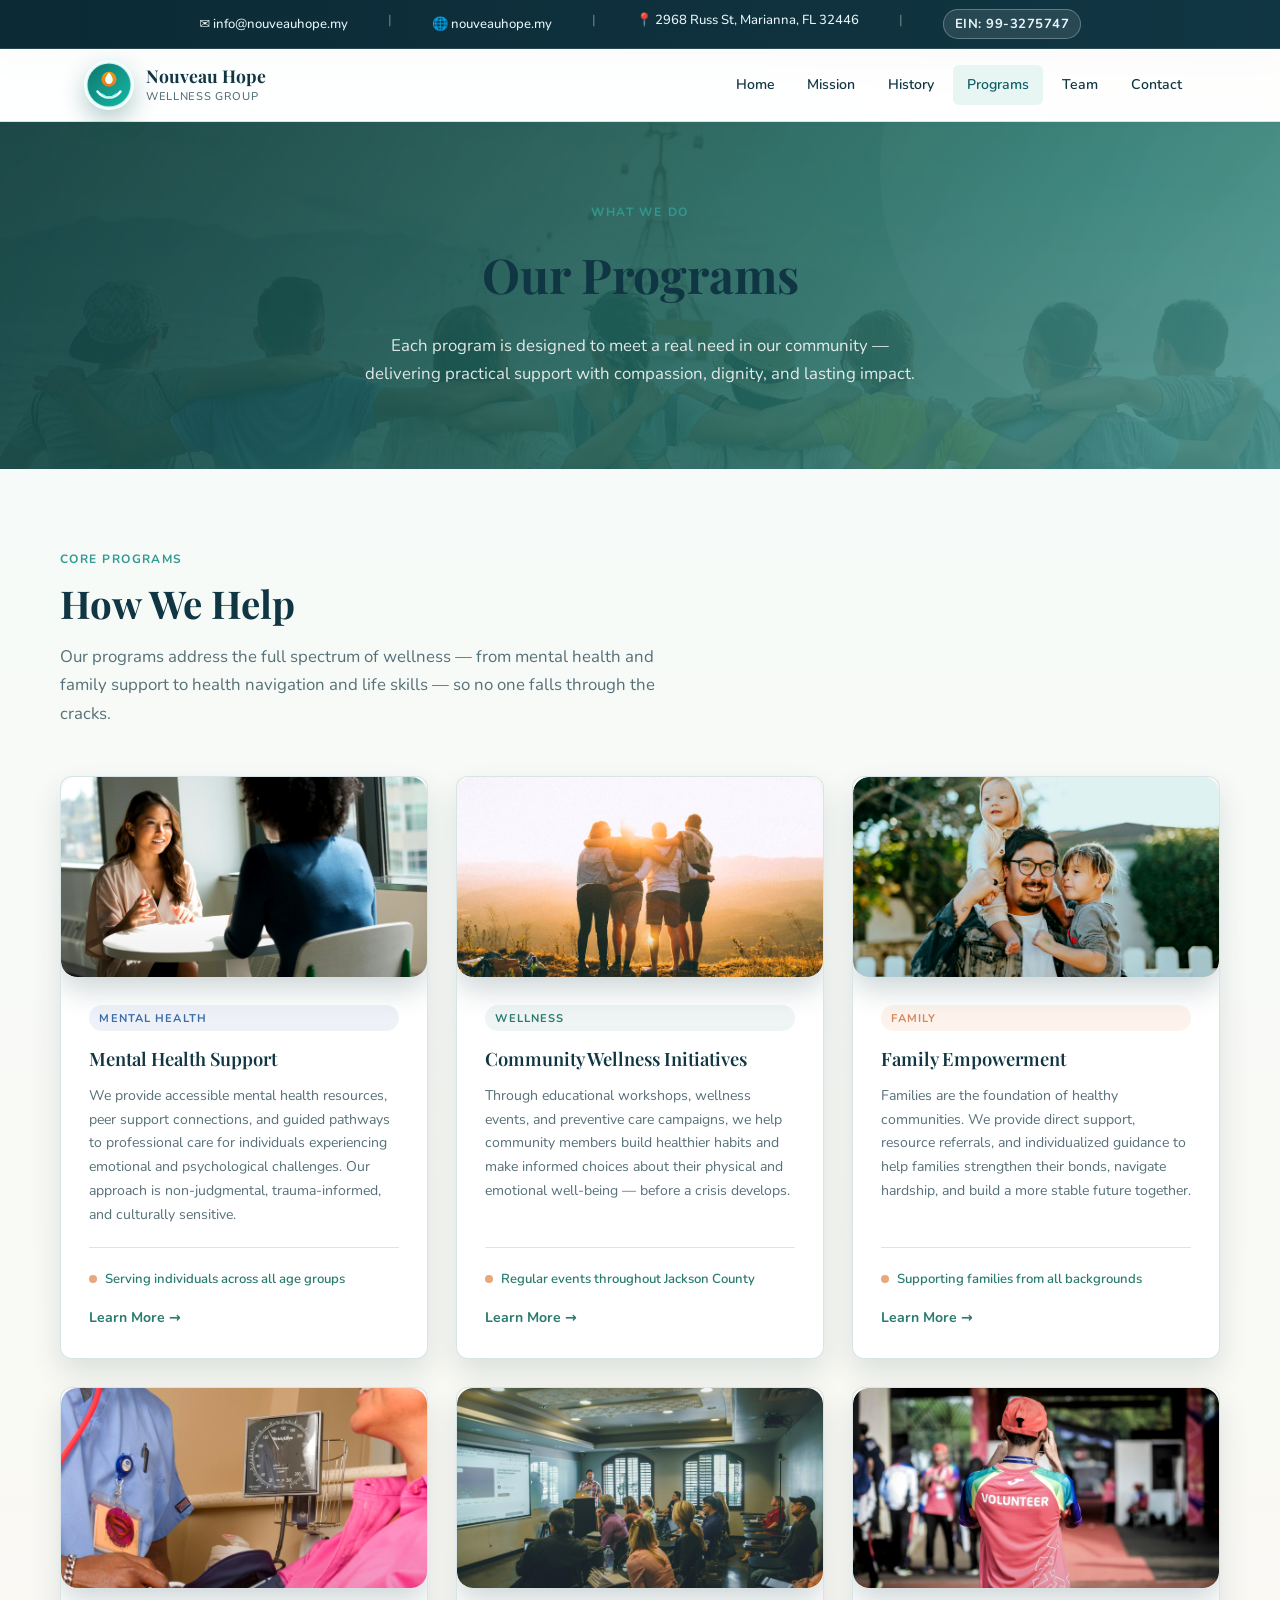
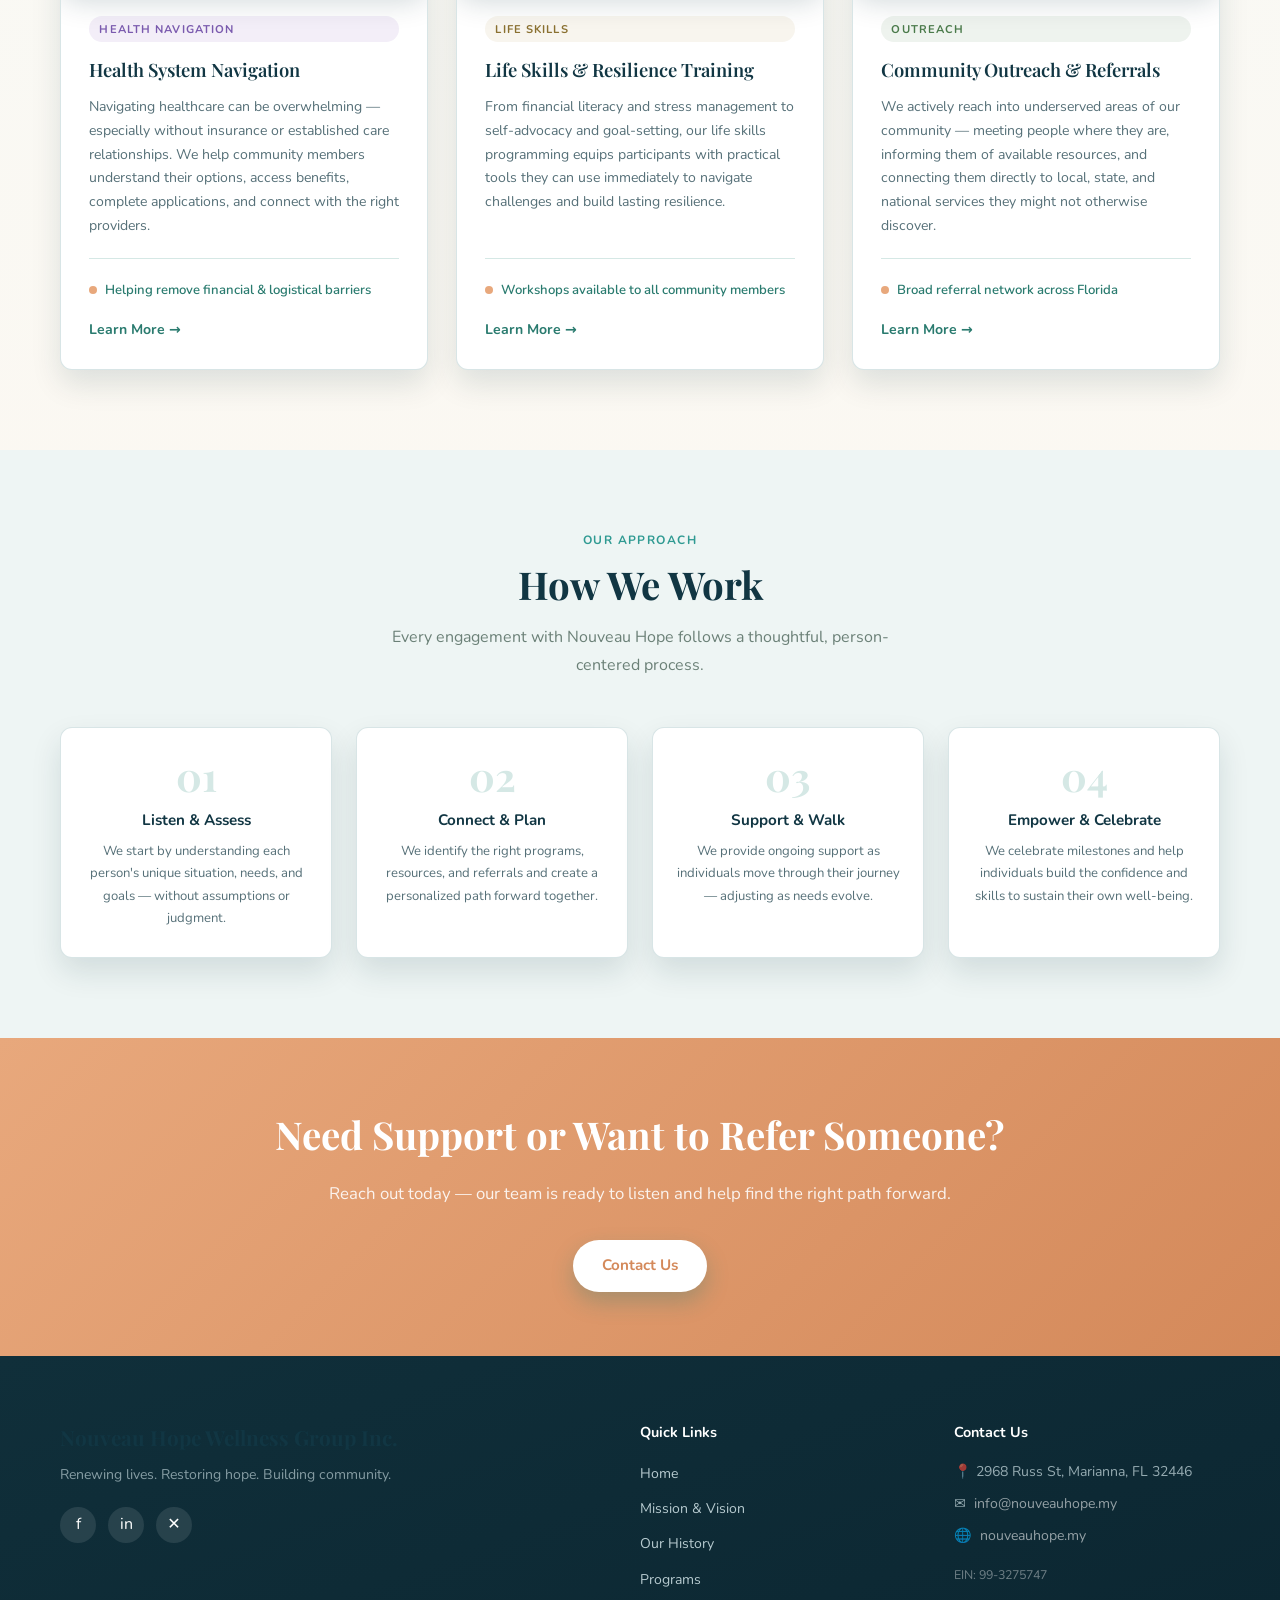
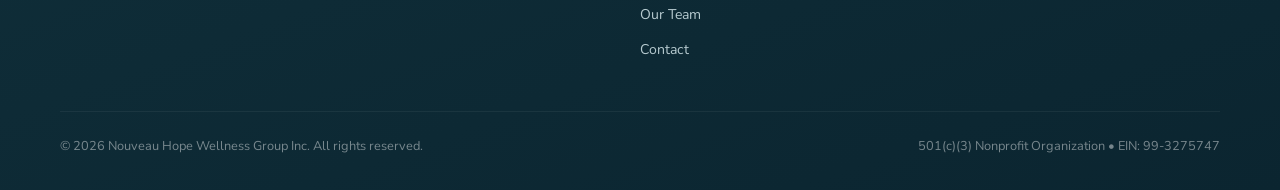
<file: projects.html>
<!DOCTYPE html>
<html lang="en">
<head>
  <meta charset="UTF-8" />
  <meta name="viewport" content="width=device-width, initial-scale=1.0" />
  <title>Programs — Nouveau Hope Wellness Group Inc</title>
  <meta name="description" content="Review Nouveau Hope's core wellness programs, including mental health support, family empowerment, health navigation, and outreach." />
  <link rel="canonical" href="https://nouveauhope.my/projects.html" />
  <meta property="og:type" content="website" />
  <meta property="og:title" content="Programs — Nouveau Hope Wellness Group Inc" />
  <meta property="og:description" content="Discover practical, community-rooted programs that support emotional health, family stability, and long-term resilience." />
  <meta property="og:url" content="https://nouveauhope.my/projects.html" />
  <meta property="og:image" content="https://nouveauhope.my/assets/images/photo-1529156069898-49953e39b3ac.jpg" />
  <meta name="twitter:card" content="summary_large_image" />
  <link rel="icon" href="assets/images/logo-nouveau-hope.svg" type="image/svg+xml" />
  <link rel="preconnect" href="https://fonts.googleapis.com" />
  <link rel="preconnect" href="https://fonts.gstatic.com" crossorigin />
  <link href="https://fonts.googleapis.com/css2?family=Playfair+Display:ital,wght@0,400;0,600;0,700;1,400&family=Nunito:wght@300;400;500;600;700&display=swap" rel="stylesheet" />
  <style>
    :root {
      --color-primary: #2A7B6F;
      --color-primary-dark: #1D5C54;
      --color-secondary: #4EA8A0;
      --color-accent: #E8A87C;
      --color-accent-dark: #D4895A;
      --color-bg: #F9F7F4;
      --color-bg-alt: #EEF5F4;
      --color-bg-card: #FFFFFF;
      --color-text: #2C3E35;
      --color-text-light: #6B8077;
      --color-top-bar: #1D5C54;
      --color-top-bar-text: #D4EDE9;
      --color-border: #D5E8E5;
      --font-display: 'Playfair Display', Georgia, serif;
      --font-body: 'Nunito', system-ui, sans-serif;
      --shadow-sm: 0 1px 3px rgba(42,123,111,0.08);
      --shadow-md: 0 4px 16px rgba(42,123,111,0.12);
      --shadow-lg: 0 8px 32px rgba(42,123,111,0.16);
      --radius: 12px;
      --radius-sm: 6px;
    }
    *, *::before, *::after { box-sizing: border-box; margin: 0; padding: 0; }
    html { scroll-behavior: smooth; }
    body { font-family: var(--font-body); background: var(--color-bg); color: var(--color-text); line-height: 1.7; }

    .top-bar { background: var(--color-top-bar); color: var(--color-top-bar-text); padding: 0.45rem 1.5rem; display: flex; justify-content: center; gap: 2.5rem; font-size: 0.82rem; font-weight: 500; flex-wrap: wrap; }
    .top-bar a { color: var(--color-top-bar-text); text-decoration: none; display: flex; align-items: center; gap: 0.4rem; transition: opacity 0.2s; }
    .top-bar a:hover { opacity: 0.75; }
    .top-bar .divider { opacity: 0.3; }

    .navbar { background: var(--color-bg-card); box-shadow: var(--shadow-sm); position: sticky; top: 0; z-index: 100; border-bottom: 2px solid var(--color-border); }
    .nav-inner { max-width: 1160px; margin: 0 auto; padding: 0 1.5rem; display: flex; align-items: center; justify-content: space-between; height: 72px; }
    .nav-brand { display: flex; align-items: center; gap: 0.75rem; text-decoration: none; }
    .nav-logo { width: 44px; height: 44px; background: var(--color-primary); border-radius: 50%; display: flex; align-items: center; justify-content: center; }
    .nav-logo svg { width: 24px; height: 24px; fill: white; }
    .nav-brand-name { font-family: var(--font-display); font-size: 1.1rem; font-weight: 700; color: var(--color-primary-dark); display: block; }
    .nav-brand-sub { font-size: 0.7rem; color: var(--color-text-light); font-weight: 500; letter-spacing: 0.06em; text-transform: uppercase; }
    .nav-links { display: flex; gap: 0.25rem; list-style: none; }
    .nav-links a { display: block; padding: 0.5rem 0.9rem; text-decoration: none; color: var(--color-text); font-weight: 600; font-size: 0.88rem; border-radius: var(--radius-sm); transition: background 0.2s, color 0.2s; }
    .nav-links a:hover, .nav-links a.active { background: var(--color-bg-alt); color: var(--color-primary); }
    .nav-toggle { display: none; flex-direction: column; gap: 5px; cursor: pointer; background: none; border: none; padding: 6px; }
    .nav-toggle span { display: block; width: 24px; height: 2px; background: var(--color-text); border-radius: 2px; }

    .page-hero { background: linear-gradient(135deg, rgba(29,92,84,0.9) 0%, rgba(42,123,111,0.87) 60%, rgba(78,168,160,0.85) 100%), url('assets/images/photo-1529156069898-49953e39b3ac.jpg') center/cover no-repeat; padding: 5rem 1.5rem; text-align: center; color: white; position: relative; overflow: hidden; }
    .page-hero::before { content: ''; position: absolute; width: 500px; height: 500px; border-radius: 50%; background: rgba(255,255,255,0.04); top: -200px; right: -100px; }
    .page-hero-label { font-size: 0.75rem; font-weight: 700; letter-spacing: 0.14em; text-transform: uppercase; color: #A8DED9; margin-bottom: 0.75rem; }
    .page-hero h1 { font-family: var(--font-display); font-size: clamp(2rem, 4vw, 3rem); margin-bottom: 1rem; }
    .page-hero p { font-size: 1.05rem; opacity: 0.85; max-width: 560px; margin: 0 auto; }

    section { padding: 5rem 1.5rem; }
    .container { max-width: 1160px; margin: 0 auto; }
    .section-label { font-size: 0.75rem; font-weight: 700; letter-spacing: 0.12em; text-transform: uppercase; color: var(--color-secondary); margin-bottom: 0.6rem; }
    .section-title { font-family: var(--font-display); font-size: clamp(1.8rem, 3vw, 2.5rem); color: var(--color-primary-dark); margin-bottom: 1rem; line-height: 1.25; }
    .section-desc { font-size: 1.05rem; color: var(--color-text-light); max-width: 600px; margin-bottom: 3rem; }

    .programs-grid { display: grid; grid-template-columns: repeat(3, 1fr); gap: 1.75rem; }

    .program-card {
      background: var(--color-bg-card);
      border-radius: var(--radius);
      overflow: hidden;
      box-shadow: var(--shadow-sm);
      border: 1px solid var(--color-border);
      display: flex;
      flex-direction: column;
      transition: transform 0.25s, box-shadow 0.25s;
    }
    .program-card:hover { transform: translateY(-5px); box-shadow: var(--shadow-lg); }

    .program-image {
      height: 200px;
      display: flex;
      align-items: center;
      justify-content: center;
      font-size: 3rem;
      position: relative;
      overflow: hidden;
    }
    .program-image img {
      width: 100%;
      height: 100%;
      object-fit: cover;
    }
    .program-image::after {
      content: '';
      position: absolute;
      inset: 0;
      background: linear-gradient(to bottom, transparent 50%, rgba(0,0,0,0.08));
      pointer-events: none;
    }

    .program-body { padding: 1.75rem; flex: 1; display: flex; flex-direction: column; }
    .program-tag { display: inline-block; font-size: 0.7rem; font-weight: 700; letter-spacing: 0.1em; text-transform: uppercase; padding: 0.2rem 0.65rem; border-radius: 20px; margin-bottom: 0.75rem; }
    .program-title { font-family: var(--font-display); font-size: 1.15rem; font-weight: 600; color: var(--color-primary-dark); margin-bottom: 0.6rem; }
    .program-desc { font-size: 0.88rem; color: var(--color-text-light); line-height: 1.7; flex: 1; }
    .program-impact {
      margin-top: 1.25rem;
      padding-top: 1.25rem;
      border-top: 1px solid var(--color-border);
      display: flex;
      align-items: center;
      gap: 0.5rem;
      font-size: 0.82rem;
      font-weight: 600;
      color: var(--color-primary);
    }
    .program-impact-dot { width: 8px; height: 8px; border-radius: 50%; background: var(--color-accent); flex-shrink: 0; }
    .program-link {
      display: inline-flex;
      align-items: center;
      gap: 0.4rem;
      margin-top: 1rem;
      color: var(--color-primary);
      font-weight: 700;
      font-size: 0.88rem;
      text-decoration: none;
      transition: gap 0.2s;
    }
    .program-link:hover { gap: 0.6rem; }

    /* Color themes for program image areas */
    .theme-teal { background: linear-gradient(135deg, #EEF5F4, #C8E8E5); }
    .theme-sage { background: linear-gradient(135deg, #EEF3EE, #C8DCC8); }
    .theme-peach { background: linear-gradient(135deg, #FDF3EC, #F5D5BC); }
    .theme-blue { background: linear-gradient(135deg, #EEF2F8, #C8D8F0); }
    .theme-lavender { background: linear-gradient(135deg, #F3EEF8, #D8C8EE); }
    .theme-gold { background: linear-gradient(135deg, #F8F5EE, #EEE0C0); }

    .tag-wellness { background: #EEF5F4; color: var(--color-primary); }
    .tag-mental { background: #EEF2F8; color: #3A6CA8; }
    .tag-family { background: #FDF3EC; color: var(--color-accent-dark); }
    .tag-health { background: #F3EEF8; color: #7A5AAE; }
    .tag-skills { background: #F8F5EE; color: #8A7030; }
    .tag-outreach { background: #EEF3EE; color: #4A7A4A; }

    /* Approach section */
    .approach-section { background: var(--color-bg-alt); }
    .approach-grid { display: grid; grid-template-columns: repeat(4, 1fr); gap: 1.5rem; }
    .approach-card { background: var(--color-bg-card); border-radius: var(--radius); padding: 1.75rem 1.25rem; text-align: center; box-shadow: var(--shadow-sm); border: 1px solid var(--color-border); }
    .approach-step { font-family: var(--font-display); font-size: 2.5rem; font-weight: 700; color: var(--color-border); line-height: 1; margin-bottom: 0.75rem; }
    .approach-title { font-weight: 700; color: var(--color-primary-dark); margin-bottom: 0.4rem; font-size: 0.95rem; }
    .approach-desc { font-size: 0.82rem; color: var(--color-text-light); }

    .btn { display: inline-block; padding: 0.8rem 1.8rem; border-radius: var(--radius); font-family: var(--font-body); font-size: 0.95rem; font-weight: 700; text-decoration: none; transition: transform 0.2s, box-shadow 0.2s; }
    .btn:hover { transform: translateY(-2px); }
    .btn-secondary { background: var(--color-primary); color: white; box-shadow: var(--shadow-md); }
    .btn-secondary:hover { background: var(--color-primary-dark); }

    footer { background: var(--color-primary-dark); color: rgba(255,255,255,0.8); padding: 4rem 1.5rem 2rem; }
    .footer-inner { max-width: 1160px; margin: 0 auto; }
    .footer-grid { display: grid; grid-template-columns: 2fr 1fr 1fr; gap: 3rem; margin-bottom: 3rem; }
    .footer-brand-name { font-family: var(--font-display); font-size: 1.3rem; font-weight: 700; color: white; margin-bottom: 0.5rem; }
    .footer-tagline { font-size: 0.88rem; opacity: 0.7; margin-bottom: 1.25rem; }
    .footer-socials { display: flex; gap: 0.75rem; }
    .footer-social { width: 36px; height: 36px; background: rgba(255,255,255,0.1); border-radius: 50%; display: flex; align-items: center; justify-content: center; text-decoration: none; color: white; transition: background 0.2s; }
    .footer-social:hover { background: rgba(255,255,255,0.2); }
    .footer-col-title { color: white; font-weight: 700; margin-bottom: 1rem; font-size: 0.9rem; }
    .footer-links { list-style: none; display: flex; flex-direction: column; gap: 0.5rem; }
    .footer-links a { color: rgba(255,255,255,0.7); text-decoration: none; font-size: 0.88rem; transition: color 0.2s; }
    .footer-links a:hover { color: white; }
    .footer-contact-item { display: flex; gap: 0.5rem; font-size: 0.88rem; margin-bottom: 0.5rem; opacity: 0.8; }
    .footer-bottom { border-top: 1px solid rgba(255,255,255,0.1); padding-top: 1.5rem; display: flex; justify-content: space-between; font-size: 0.8rem; opacity: 0.55; flex-wrap: wrap; gap: 0.5rem; }

    .fade-in { opacity: 0; transform: translateY(24px); transition: opacity 0.6s ease, transform 0.6s ease; }
    .fade-in.visible { opacity: 1; transform: none; }

    @media (max-width: 1024px) { .programs-grid { grid-template-columns: repeat(2, 1fr); } .approach-grid { grid-template-columns: repeat(2, 1fr); } .footer-grid { grid-template-columns: 1fr 1fr; } }
    @media (max-width: 768px) {
      .programs-grid { grid-template-columns: 1fr; }
      .approach-grid { grid-template-columns: repeat(2, 1fr); }
      .footer-grid { grid-template-columns: 1fr; gap: 2rem; }
      .nav-links { display: none; flex-direction: column; position: absolute; top: 72px; left: 0; right: 0; background: white; padding: 1rem; box-shadow: var(--shadow-md); }
      .nav-links.open { display: flex; }
      .nav-toggle { display: flex; }
      .navbar { position: relative; }
    }
    @media (max-width: 480px) { .approach-grid { grid-template-columns: 1fr; } }
  </style>
  <link rel="stylesheet" href="assets/theme-refresh.css" />
</head>
<body>

  <div class="top-bar">
    <a href="mailto:info@nouveauhope.my">✉ info@nouveauhope.my</a>
    <span class="divider">|</span>
    <a href="https://nouveauhope.my" target="_blank" rel="noopener">🌐 nouveauhope.my</a>
    <span class="divider">|</span>
    <span>📍 2968 Russ St, Marianna, FL 32446</span>
    <span class="divider">|</span>
    <span class="top-ein">EIN: 99-3275747</span>
  </div>

  <nav class="navbar">
    <div class="nav-inner">
      <a href="index.html" class="nav-brand">
        <div class="nav-logo">
          <svg viewBox="0 0 24 24"><path d="M12 2a10 10 0 100 20A10 10 0 0012 2zm0 18a8 8 0 110-16 8 8 0 010 16zM8 12l4-6 4 6H8z"/></svg>
        </div>
        <div style="line-height:1.2;">
          <span class="nav-brand-name">Nouveau Hope</span>
          <span class="nav-brand-sub">Wellness Group</span>
        </div>
      </a>
      <button class="nav-toggle" type="button" aria-label="Toggle menu" aria-expanded="false" aria-controls="primary-nav">
        <span></span><span></span><span></span>
      </button>
      <ul class="nav-links" id="primary-nav">
        <li><a href="index.html">Home</a></li>
        <li><a href="mission.html">Mission</a></li>
        <li><a href="history.html">History</a></li>
        <li><a href="projects.html" class="active">Programs</a></li>
        <li><a href="team.html">Team</a></li>
        <li><a href="contact.html">Contact</a></li>
      </ul>
    </div>
  </nav>

  <div class="page-hero">
    <div class="page-hero-label">What We Do</div>
    <h1>Our Programs</h1>
    <p>Each program is designed to meet a real need in our community — delivering practical support with compassion, dignity, and lasting impact.</p>
  </div>

  <section>
    <div class="container">
      <div class="section-label">Core Programs</div>
      <h2 class="section-title">How We Help</h2>
      <p class="section-desc">Our programs address the full spectrum of wellness — from mental health and family support to health navigation and life skills — so no one falls through the cracks.</p>
      <div class="programs-grid">

        <div class="program-card fade-in">
          <div class="program-image theme-blue"><img decoding="async" src="assets/images/photo-1573497620053-ea5300f94f21.jpg" width="1600" height="1067" alt="Mental health counseling session" loading="lazy" /></div>
          <div class="program-body">
            <span class="program-tag tag-mental">Mental Health</span>
            <div class="program-title">Mental Health Support</div>
            <p class="program-desc">We provide accessible mental health resources, peer support connections, and guided pathways to professional care for individuals experiencing emotional and psychological challenges. Our approach is non-judgmental, trauma-informed, and culturally sensitive.</p>
            <div class="program-impact"><div class="program-impact-dot"></div>Serving individuals across all age groups</div>
            <a href="contact.html" class="program-link">Learn More →</a>
          </div>
        </div>

        <div class="program-card fade-in">
          <div class="program-image theme-teal"><img decoding="async" src="assets/images/photo-1511632765486-a01980e01a18.jpg" width="1600" height="1067" alt="Community wellness gathering outdoors" loading="lazy" /></div>
          <div class="program-body">
            <span class="program-tag tag-wellness">Wellness</span>
            <div class="program-title">Community Wellness Initiatives</div>
            <p class="program-desc">Through educational workshops, wellness events, and preventive care campaigns, we help community members build healthier habits and make informed choices about their physical and emotional well-being — before a crisis develops.</p>
            <div class="program-impact"><div class="program-impact-dot"></div>Regular events throughout Jackson County</div>
            <a href="contact.html" class="program-link">Learn More →</a>
          </div>
        </div>

        <div class="program-card fade-in">
          <div class="program-image theme-peach"><img decoding="async" src="assets/images/photo-1609220136736-443140cffec6.jpg" width="1600" height="1067" alt="Happy family spending time together" loading="lazy" /></div>
          <div class="program-body">
            <span class="program-tag tag-family">Family</span>
            <div class="program-title">Family Empowerment</div>
            <p class="program-desc">Families are the foundation of healthy communities. We provide direct support, resource referrals, and individualized guidance to help families strengthen their bonds, navigate hardship, and build a more stable future together.</p>
            <div class="program-impact"><div class="program-impact-dot"></div>Supporting families from all backgrounds</div>
            <a href="contact.html" class="program-link">Learn More →</a>
          </div>
        </div>

        <div class="program-card fade-in">
          <div class="program-image theme-lavender"><img decoding="async" src="assets/images/photo-1631815588090-d4bfec5b1ccb.jpg" width="1600" height="2408" alt="Healthcare professional helping a patient" loading="lazy" /></div>
          <div class="program-body">
            <span class="program-tag tag-health">Health Navigation</span>
            <div class="program-title">Health System Navigation</div>
            <p class="program-desc">Navigating healthcare can be overwhelming — especially without insurance or established care relationships. We help community members understand their options, access benefits, complete applications, and connect with the right providers.</p>
            <div class="program-impact"><div class="program-impact-dot"></div>Helping remove financial &amp; logistical barriers</div>
            <a href="contact.html" class="program-link">Learn More →</a>
          </div>
        </div>

        <div class="program-card fade-in">
          <div class="program-image theme-gold"><img decoding="async" src="assets/images/photo-1524178232363-1fb2b075b655.jpg" width="1600" height="1067" alt="Workshop training classroom" loading="lazy" /></div>
          <div class="program-body">
            <span class="program-tag tag-skills">Life Skills</span>
            <div class="program-title">Life Skills &amp; Resilience Training</div>
            <p class="program-desc">From financial literacy and stress management to self-advocacy and goal-setting, our life skills programming equips participants with practical tools they can use immediately to navigate challenges and build lasting resilience.</p>
            <div class="program-impact"><div class="program-impact-dot"></div>Workshops available to all community members</div>
            <a href="contact.html" class="program-link">Learn More →</a>
          </div>
        </div>

        <div class="program-card fade-in">
          <div class="program-image theme-sage"><img decoding="async" src="assets/images/photo-1559027615-cd4628902d4a.jpg" width="1600" height="1063" alt="Volunteers doing community outreach" loading="lazy" /></div>
          <div class="program-body">
            <span class="program-tag tag-outreach">Outreach</span>
            <div class="program-title">Community Outreach &amp; Referrals</div>
            <p class="program-desc">We actively reach into underserved areas of our community — meeting people where they are, informing them of available resources, and connecting them directly to local, state, and national services they might not otherwise discover.</p>
            <div class="program-impact"><div class="program-impact-dot"></div>Broad referral network across Florida</div>
            <a href="contact.html" class="program-link">Learn More →</a>
          </div>
        </div>

      </div>
    </div>
  </section>

  <section class="approach-section">
    <div class="container">
      <div style="text-align:center; margin-bottom:3rem;">
        <div class="section-label">Our Approach</div>
        <h2 class="section-title">How We Work</h2>
        <p style="color:var(--color-text-light);max-width:540px;margin:0 auto;">Every engagement with Nouveau Hope follows a thoughtful, person-centered process.</p>
      </div>
      <div class="approach-grid">
        <div class="approach-card fade-in">
          <div class="approach-step">01</div>
          <div class="approach-title">Listen &amp; Assess</div>
          <div class="approach-desc">We start by understanding each person's unique situation, needs, and goals — without assumptions or judgment.</div>
        </div>
        <div class="approach-card fade-in">
          <div class="approach-step">02</div>
          <div class="approach-title">Connect &amp; Plan</div>
          <div class="approach-desc">We identify the right programs, resources, and referrals and create a personalized path forward together.</div>
        </div>
        <div class="approach-card fade-in">
          <div class="approach-step">03</div>
          <div class="approach-title">Support &amp; Walk</div>
          <div class="approach-desc">We provide ongoing support as individuals move through their journey — adjusting as needs evolve.</div>
        </div>
        <div class="approach-card fade-in">
          <div class="approach-step">04</div>
          <div class="approach-title">Empower &amp; Celebrate</div>
          <div class="approach-desc">We celebrate milestones and help individuals build the confidence and skills to sustain their own well-being.</div>
        </div>
      </div>
    </div>
  </section>

  <div style="background: linear-gradient(135deg, var(--color-accent) 0%, #D4895A 100%); padding: 4rem 1.5rem; text-align: center;">
    <div class="container">
      <h2 style="font-family: var(--font-display); font-size: clamp(1.8rem, 3vw, 2.4rem); color: white; margin-bottom: 0.75rem;">Need Support or Want to Refer Someone?</h2>
      <p style="color: rgba(255,255,255,0.88); margin-bottom: 2rem; font-size: 1.05rem;">Reach out today — our team is ready to listen and help find the right path forward.</p>
      <a href="contact.html" class="btn btn-secondary" style="background: white; color: var(--color-accent-dark);">Contact Us</a>
    </div>
  </div>

  <footer>
    <div class="footer-inner">
      <div class="footer-grid">
        <div>
          <div class="footer-brand-name">Nouveau Hope Wellness Group Inc.</div>
          <div class="footer-tagline">Renewing lives. Restoring hope. Building community.</div>
          <div class="footer-socials">
            <a href="#" class="footer-social" aria-label="Facebook">f</a>
            <a href="#" class="footer-social" aria-label="Instagram">in</a>
            <a href="#" class="footer-social" aria-label="Twitter">✕</a>
          </div>
        </div>
        <div>
          <div class="footer-col-title">Quick Links</div>
          <ul class="footer-links">
            <li><a href="index.html">Home</a></li>
            <li><a href="mission.html">Mission &amp; Vision</a></li>
            <li><a href="history.html">Our History</a></li>
            <li><a href="projects.html">Programs</a></li>
            <li><a href="team.html">Our Team</a></li>
            <li><a href="contact.html">Contact</a></li>
          </ul>
        </div>
        <div>
          <div class="footer-col-title">Contact Us</div>
          <div class="footer-contact-item">📍 2968 Russ St, Marianna, FL 32446</div>
          <div class="footer-contact-item">✉ <a href="mailto:info@nouveauhope.my" style="color:rgba(255,255,255,0.7);text-decoration:none;">info@nouveauhope.my</a></div>
          <div class="footer-contact-item">🌐 <a href="https://nouveauhope.my" target="_blank" rel="noopener" style="color:rgba(255,255,255,0.7);text-decoration:none;">nouveauhope.my</a></div>
          <div style="margin-top:1rem; font-size:0.78rem; opacity:0.5;">EIN: 99-3275747</div>
        </div>
      </div>
      <div class="footer-bottom">
        <span>&copy; 2026 Nouveau Hope Wellness Group Inc. All rights reserved.</span>
        <span>501(c)(3) Nonprofit Organization &bull; EIN: 99-3275747</span>
      </div>
    </div>
  </footer>
  <script src="assets/site.js" defer></script>
</body>
</html>
</file>
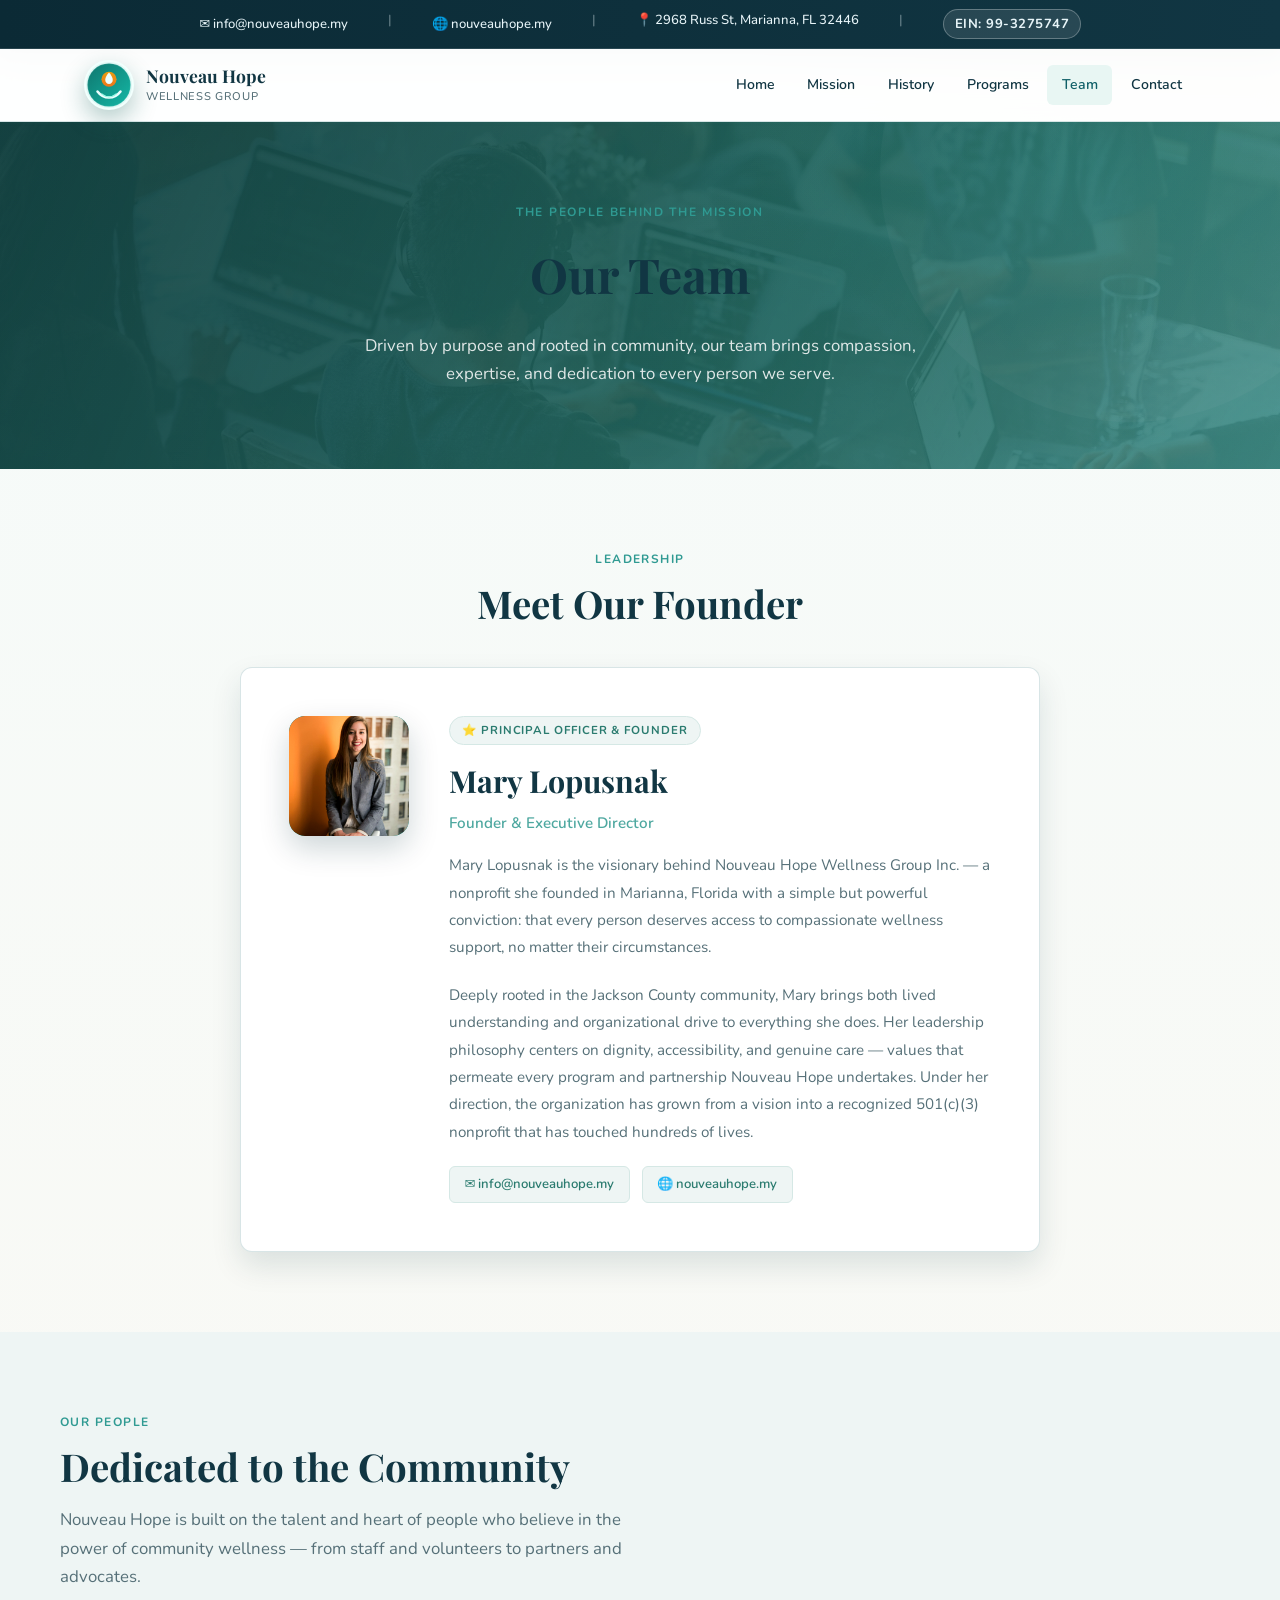
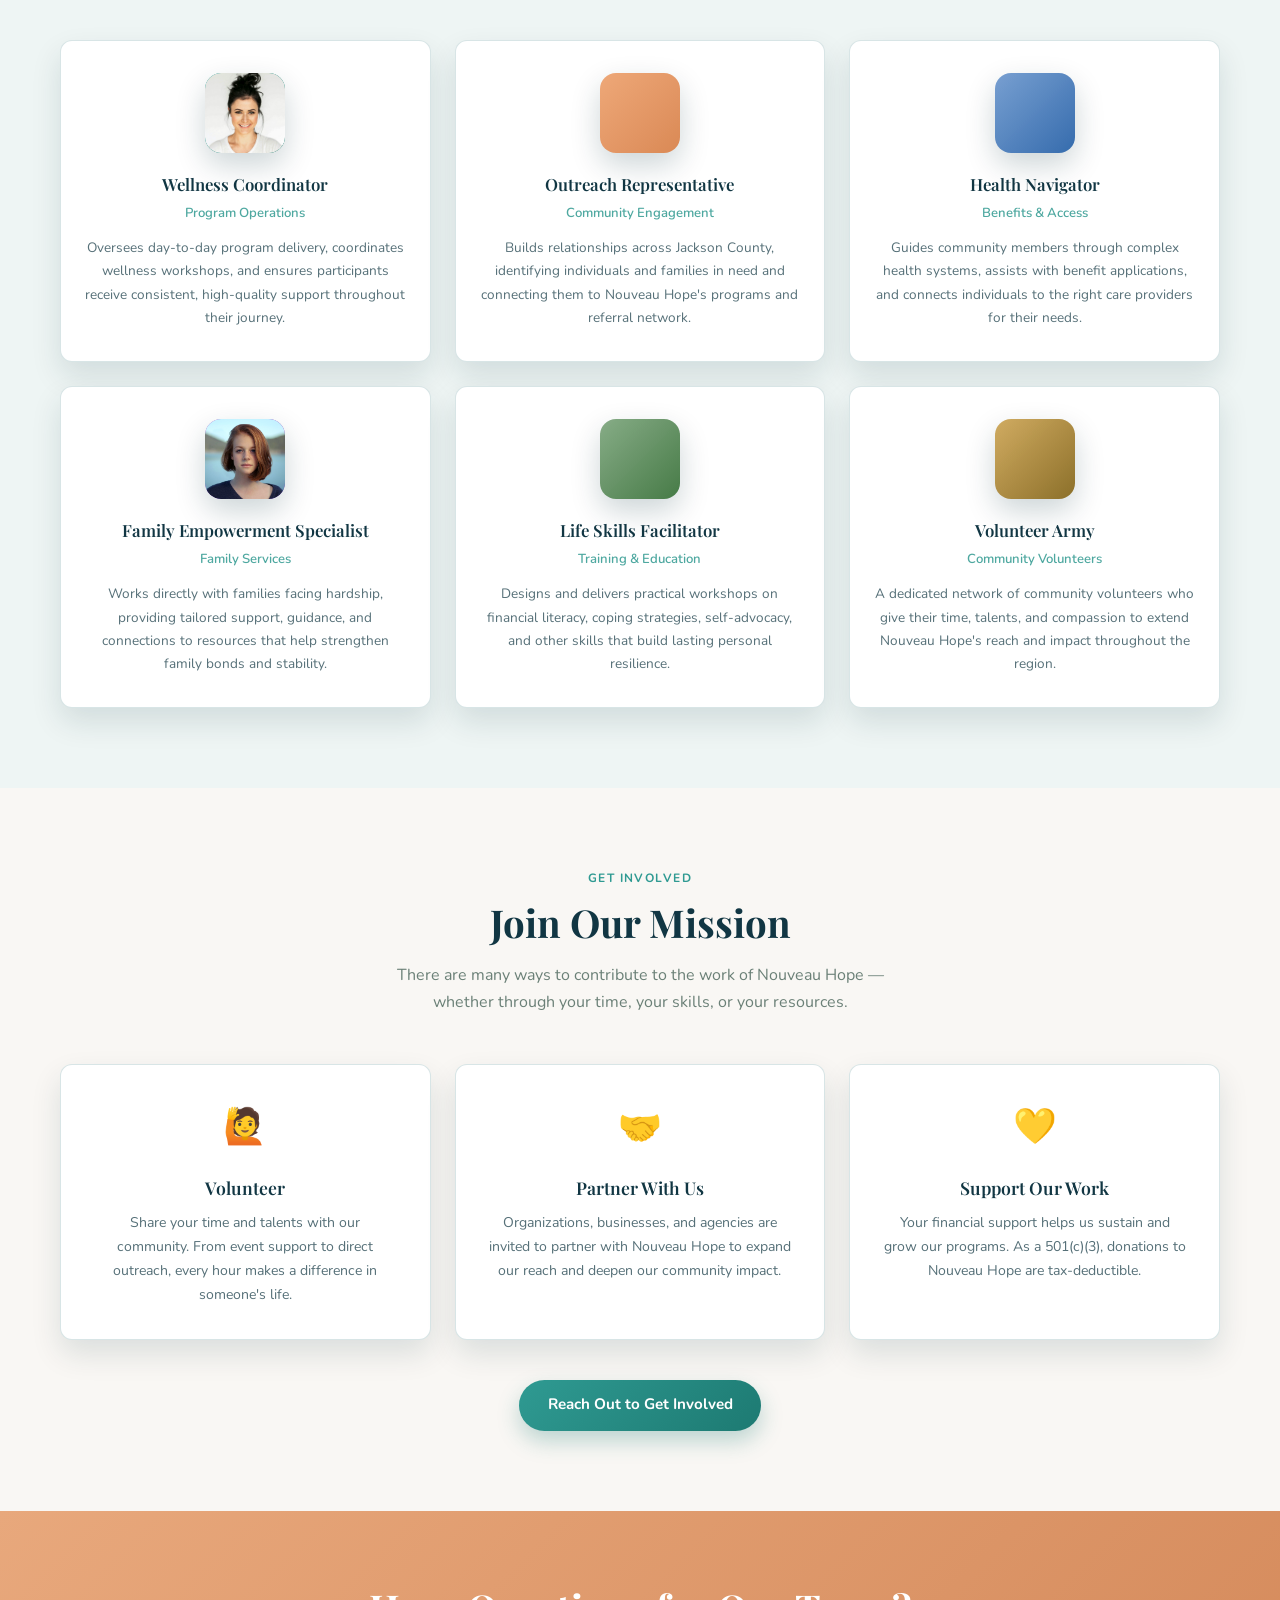
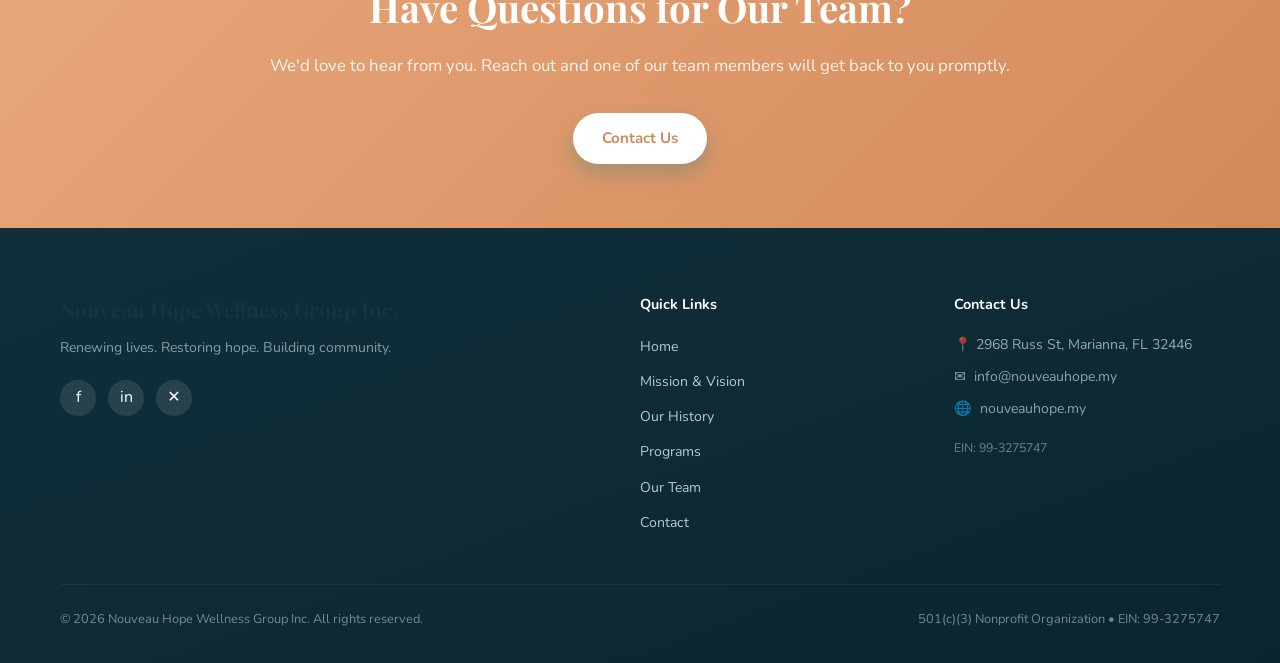
<file: team.html>
<!DOCTYPE html>
<html lang="en">
<head>
  <meta charset="UTF-8" />
  <meta name="viewport" content="width=device-width, initial-scale=1.0" />
  <title>Our Team — Nouveau Hope Wellness Group Inc</title>
  <meta name="description" content="Meet the leadership and community team behind Nouveau Hope Wellness Group Inc. and the people driving local impact." />
  <link rel="canonical" href="https://nouveauhope.my/team.html" />
  <meta property="og:type" content="website" />
  <meta property="og:title" content="Our Team — Nouveau Hope Wellness Group Inc" />
  <meta property="og:description" content="Get to know the dedicated team members working to deliver compassionate wellness services and community support." />
  <meta property="og:url" content="https://nouveauhope.my/team.html" />
  <meta property="og:image" content="https://nouveauhope.my/assets/images/photo-1573496359142-b8d87734a5a2.jpg" />
  <meta name="twitter:card" content="summary_large_image" />
  <link rel="icon" href="assets/images/logo-nouveau-hope.svg" type="image/svg+xml" />
  <link rel="preconnect" href="https://fonts.googleapis.com" />
  <link rel="preconnect" href="https://fonts.gstatic.com" crossorigin />
  <link href="https://fonts.googleapis.com/css2?family=Playfair+Display:ital,wght@0,400;0,600;0,700;1,400&family=Nunito:wght@300;400;500;600;700&display=swap" rel="stylesheet" />
  <style>
    :root {
      --color-primary: #2A7B6F;
      --color-primary-dark: #1D5C54;
      --color-secondary: #4EA8A0;
      --color-accent: #E8A87C;
      --color-accent-dark: #D4895A;
      --color-bg: #F9F7F4;
      --color-bg-alt: #EEF5F4;
      --color-bg-card: #FFFFFF;
      --color-text: #2C3E35;
      --color-text-light: #6B8077;
      --color-top-bar: #1D5C54;
      --color-top-bar-text: #D4EDE9;
      --color-border: #D5E8E5;
      --font-display: 'Playfair Display', Georgia, serif;
      --font-body: 'Nunito', system-ui, sans-serif;
      --shadow-sm: 0 1px 3px rgba(42,123,111,0.08);
      --shadow-md: 0 4px 16px rgba(42,123,111,0.12);
      --shadow-lg: 0 8px 32px rgba(42,123,111,0.16);
      --radius: 12px;
      --radius-sm: 6px;
    }
    *, *::before, *::after { box-sizing: border-box; margin: 0; padding: 0; }
    html { scroll-behavior: smooth; }
    body { font-family: var(--font-body); background: var(--color-bg); color: var(--color-text); line-height: 1.7; }

    .top-bar { background: var(--color-top-bar); color: var(--color-top-bar-text); padding: 0.45rem 1.5rem; display: flex; justify-content: center; gap: 2.5rem; font-size: 0.82rem; font-weight: 500; flex-wrap: wrap; }
    .top-bar a { color: var(--color-top-bar-text); text-decoration: none; display: flex; align-items: center; gap: 0.4rem; transition: opacity 0.2s; }
    .top-bar a:hover { opacity: 0.75; }
    .top-bar .divider { opacity: 0.3; }

    .navbar { background: var(--color-bg-card); box-shadow: var(--shadow-sm); position: sticky; top: 0; z-index: 100; border-bottom: 2px solid var(--color-border); }
    .nav-inner { max-width: 1160px; margin: 0 auto; padding: 0 1.5rem; display: flex; align-items: center; justify-content: space-between; height: 72px; }
    .nav-brand { display: flex; align-items: center; gap: 0.75rem; text-decoration: none; }
    .nav-logo { width: 44px; height: 44px; background: var(--color-primary); border-radius: 50%; display: flex; align-items: center; justify-content: center; }
    .nav-logo svg { width: 24px; height: 24px; fill: white; }
    .nav-brand-name { font-family: var(--font-display); font-size: 1.1rem; font-weight: 700; color: var(--color-primary-dark); display: block; }
    .nav-brand-sub { font-size: 0.7rem; color: var(--color-text-light); font-weight: 500; letter-spacing: 0.06em; text-transform: uppercase; }
    .nav-links { display: flex; gap: 0.25rem; list-style: none; }
    .nav-links a { display: block; padding: 0.5rem 0.9rem; text-decoration: none; color: var(--color-text); font-weight: 600; font-size: 0.88rem; border-radius: var(--radius-sm); transition: background 0.2s, color 0.2s; }
    .nav-links a:hover, .nav-links a.active { background: var(--color-bg-alt); color: var(--color-primary); }
    .nav-toggle { display: none; flex-direction: column; gap: 5px; cursor: pointer; background: none; border: none; padding: 6px; }
    .nav-toggle span { display: block; width: 24px; height: 2px; background: var(--color-text); border-radius: 2px; }

    .page-hero { background: linear-gradient(135deg, rgba(29,92,84,0.9) 0%, rgba(42,123,111,0.87) 60%, rgba(78,168,160,0.85) 100%), url('assets/images/photo-1522071820081-009f0129c71c.jpg') center/cover no-repeat; padding: 5rem 1.5rem; text-align: center; color: white; position: relative; overflow: hidden; }
    .page-hero::before { content: ''; position: absolute; width: 500px; height: 500px; border-radius: 50%; background: rgba(255,255,255,0.04); top: -200px; right: -100px; }
    .page-hero-label { font-size: 0.75rem; font-weight: 700; letter-spacing: 0.14em; text-transform: uppercase; color: #A8DED9; margin-bottom: 0.75rem; }
    .page-hero h1 { font-family: var(--font-display); font-size: clamp(2rem, 4vw, 3rem); margin-bottom: 1rem; }
    .page-hero p { font-size: 1.05rem; opacity: 0.85; max-width: 560px; margin: 0 auto; }

    section { padding: 5rem 1.5rem; }
    .container { max-width: 1160px; margin: 0 auto; }
    .section-label { font-size: 0.75rem; font-weight: 700; letter-spacing: 0.12em; text-transform: uppercase; color: var(--color-secondary); margin-bottom: 0.6rem; }
    .section-title { font-family: var(--font-display); font-size: clamp(1.8rem, 3vw, 2.5rem); color: var(--color-primary-dark); margin-bottom: 1rem; line-height: 1.25; }
    .section-desc { font-size: 1.05rem; color: var(--color-text-light); max-width: 600px; margin-bottom: 3rem; }

    /* Featured Leader */
    .leader-card {
      background: var(--color-bg-card);
      border-radius: var(--radius);
      padding: 3rem;
      box-shadow: var(--shadow-md);
      border: 1px solid var(--color-border);
      display: grid;
      grid-template-columns: auto 1fr;
      gap: 2.5rem;
      align-items: start;
      max-width: 800px;
      margin: 0 auto;
    }
    .leader-avatar {
      width: 120px;
      height: 120px;
      border-radius: 50%;
      background: linear-gradient(135deg, var(--color-primary), var(--color-secondary));
      display: flex;
      align-items: center;
      justify-content: center;
      font-family: var(--font-display);
      font-size: 2.8rem;
      font-weight: 700;
      color: white;
      flex-shrink: 0;
      box-shadow: 0 4px 20px rgba(42,123,111,0.3);
      overflow: hidden;
    }
    .leader-avatar img {
      width: 100%;
      height: 100%;
      object-fit: cover;
    }
    .leader-badge {
      display: inline-flex;
      align-items: center;
      gap: 0.4rem;
      background: var(--color-bg-alt);
      border: 1px solid var(--color-border);
      color: var(--color-primary);
      font-size: 0.72rem;
      font-weight: 700;
      letter-spacing: 0.08em;
      text-transform: uppercase;
      padding: 0.25rem 0.75rem;
      border-radius: 20px;
      margin-bottom: 0.6rem;
    }
    .leader-name { font-family: var(--font-display); font-size: 1.9rem; font-weight: 700; color: var(--color-primary-dark); margin-bottom: 0.25rem; }
    .leader-role { font-size: 0.95rem; color: var(--color-secondary); font-weight: 600; margin-bottom: 1rem; }
    .leader-bio { color: var(--color-text-light); line-height: 1.8; margin-bottom: 1.25rem; font-size: 0.95rem; }
    .leader-contact {
      display: flex;
      gap: 0.75rem;
      flex-wrap: wrap;
    }
    .leader-contact-link {
      display: flex;
      align-items: center;
      gap: 0.4rem;
      padding: 0.4rem 0.9rem;
      border-radius: var(--radius-sm);
      border: 1px solid var(--color-border);
      background: var(--color-bg-alt);
      color: var(--color-primary);
      text-decoration: none;
      font-size: 0.82rem;
      font-weight: 600;
      transition: background 0.2s, border-color 0.2s;
    }
    .leader-contact-link:hover { background: var(--color-primary); color: white; border-color: var(--color-primary); }

    /* Team grid for additional members */
    .team-grid { display: grid; grid-template-columns: repeat(3, 1fr); gap: 1.5rem; }
    .team-card {
      background: var(--color-bg-card);
      border-radius: var(--radius);
      padding: 2rem 1.5rem;
      text-align: center;
      box-shadow: var(--shadow-sm);
      border: 1px solid var(--color-border);
      transition: transform 0.25s, box-shadow 0.25s;
    }
    .team-card:hover { transform: translateY(-4px); box-shadow: var(--shadow-md); }
    .team-avatar {
      width: 80px;
      height: 80px;
      border-radius: 50%;
      margin: 0 auto 1.1rem;
      display: flex;
      align-items: center;
      justify-content: center;
      font-family: var(--font-display);
      font-size: 1.6rem;
      font-weight: 700;
      color: white;
      overflow: hidden;
    }
    .team-avatar img {
      width: 100%;
      height: 100%;
      object-fit: cover;
    }
    .team-name { font-family: var(--font-display); font-size: 1.05rem; font-weight: 600; color: var(--color-primary-dark); margin-bottom: 0.2rem; }
    .team-role { font-size: 0.82rem; color: var(--color-secondary); font-weight: 600; margin-bottom: 0.75rem; }
    .team-bio { font-size: 0.85rem; color: var(--color-text-light); line-height: 1.7; }

    /* Join section */
    .join-section { background: var(--color-bg-alt); }
    .join-grid { display: grid; grid-template-columns: repeat(3, 1fr); gap: 1.5rem; }
    .join-card {
      background: var(--color-bg-card);
      border-radius: var(--radius);
      padding: 2rem;
      box-shadow: var(--shadow-sm);
      border: 1px solid var(--color-border);
      text-align: center;
    }
    .join-icon { font-size: 2.2rem; margin-bottom: 1rem; display: block; }
    .join-title { font-family: var(--font-display); font-size: 1.1rem; font-weight: 600; color: var(--color-primary-dark); margin-bottom: 0.5rem; }
    .join-desc { font-size: 0.88rem; color: var(--color-text-light); }

    .btn { display: inline-block; padding: 0.8rem 1.8rem; border-radius: var(--radius); font-family: var(--font-body); font-size: 0.95rem; font-weight: 700; text-decoration: none; transition: transform 0.2s, box-shadow 0.2s; }
    .btn:hover { transform: translateY(-2px); }
    .btn-secondary { background: var(--color-primary); color: white; box-shadow: var(--shadow-md); }
    .btn-secondary:hover { background: var(--color-primary-dark); }

    footer { background: var(--color-primary-dark); color: rgba(255,255,255,0.8); padding: 4rem 1.5rem 2rem; }
    .footer-inner { max-width: 1160px; margin: 0 auto; }
    .footer-grid { display: grid; grid-template-columns: 2fr 1fr 1fr; gap: 3rem; margin-bottom: 3rem; }
    .footer-brand-name { font-family: var(--font-display); font-size: 1.3rem; font-weight: 700; color: white; margin-bottom: 0.5rem; }
    .footer-tagline { font-size: 0.88rem; opacity: 0.7; margin-bottom: 1.25rem; }
    .footer-socials { display: flex; gap: 0.75rem; }
    .footer-social { width: 36px; height: 36px; background: rgba(255,255,255,0.1); border-radius: 50%; display: flex; align-items: center; justify-content: center; text-decoration: none; color: white; transition: background 0.2s; }
    .footer-social:hover { background: rgba(255,255,255,0.2); }
    .footer-col-title { color: white; font-weight: 700; margin-bottom: 1rem; font-size: 0.9rem; }
    .footer-links { list-style: none; display: flex; flex-direction: column; gap: 0.5rem; }
    .footer-links a { color: rgba(255,255,255,0.7); text-decoration: none; font-size: 0.88rem; transition: color 0.2s; }
    .footer-links a:hover { color: white; }
    .footer-contact-item { display: flex; gap: 0.5rem; font-size: 0.88rem; margin-bottom: 0.5rem; opacity: 0.8; }
    .footer-bottom { border-top: 1px solid rgba(255,255,255,0.1); padding-top: 1.5rem; display: flex; justify-content: space-between; font-size: 0.8rem; opacity: 0.55; flex-wrap: wrap; gap: 0.5rem; }

    .fade-in { opacity: 0; transform: translateY(24px); transition: opacity 0.6s ease, transform 0.6s ease; }
    .fade-in.visible { opacity: 1; transform: none; }

    @media (max-width: 1024px) { .team-grid { grid-template-columns: repeat(2, 1fr); } .join-grid { grid-template-columns: repeat(2, 1fr); } .footer-grid { grid-template-columns: 1fr 1fr; } }
    @media (max-width: 768px) {
      .leader-card { grid-template-columns: 1fr; text-align: center; }
      .leader-avatar { margin: 0 auto; }
      .leader-contact { justify-content: center; }
      .team-grid { grid-template-columns: 1fr 1fr; }
      .join-grid { grid-template-columns: 1fr; }
      .footer-grid { grid-template-columns: 1fr; gap: 2rem; }
      .nav-links { display: none; flex-direction: column; position: absolute; top: 72px; left: 0; right: 0; background: white; padding: 1rem; box-shadow: var(--shadow-md); }
      .nav-links.open { display: flex; }
      .nav-toggle { display: flex; }
      .navbar { position: relative; }
    }
    @media (max-width: 480px) { .team-grid { grid-template-columns: 1fr; } }
  </style>
  <link rel="stylesheet" href="assets/theme-refresh.css" />
</head>
<body>

  <div class="top-bar">
    <a href="mailto:info@nouveauhope.my">✉ info@nouveauhope.my</a>
    <span class="divider">|</span>
    <a href="https://nouveauhope.my" target="_blank" rel="noopener">🌐 nouveauhope.my</a>
    <span class="divider">|</span>
    <span>📍 2968 Russ St, Marianna, FL 32446</span>
    <span class="divider">|</span>
    <span class="top-ein">EIN: 99-3275747</span>
  </div>

  <nav class="navbar">
    <div class="nav-inner">
      <a href="index.html" class="nav-brand">
        <div class="nav-logo">
          <svg viewBox="0 0 24 24"><path d="M12 2a10 10 0 100 20A10 10 0 0012 2zm0 18a8 8 0 110-16 8 8 0 010 16zM8 12l4-6 4 6H8z"/></svg>
        </div>
        <div style="line-height:1.2;">
          <span class="nav-brand-name">Nouveau Hope</span>
          <span class="nav-brand-sub">Wellness Group</span>
        </div>
      </a>
      <button class="nav-toggle" type="button" aria-label="Toggle menu" aria-expanded="false" aria-controls="primary-nav">
        <span></span><span></span><span></span>
      </button>
      <ul class="nav-links" id="primary-nav">
        <li><a href="index.html">Home</a></li>
        <li><a href="mission.html">Mission</a></li>
        <li><a href="history.html">History</a></li>
        <li><a href="projects.html">Programs</a></li>
        <li><a href="team.html" class="active">Team</a></li>
        <li><a href="contact.html">Contact</a></li>
      </ul>
    </div>
  </nav>

  <div class="page-hero">
    <div class="page-hero-label">The People Behind the Mission</div>
    <h1>Our Team</h1>
    <p>Driven by purpose and rooted in community, our team brings compassion, expertise, and dedication to every person we serve.</p>
  </div>

  <!-- FEATURED LEADER -->
  <section>
    <div class="container">
      <div style="text-align:center; margin-bottom: 2.5rem;">
        <div class="section-label">Leadership</div>
        <h2 class="section-title">Meet Our Founder</h2>
      </div>
      <div class="leader-card fade-in">
        <div class="leader-avatar"><img decoding="async" src="assets/images/photo-1573496359142-b8d87734a5a2.jpg" width="1600" height="2397" alt="Mary Lopusnak, Founder" /></div>
        <div>
          <div class="leader-badge">⭐ Principal Officer &amp; Founder</div>
          <div class="leader-name">Mary Lopusnak</div>
          <div class="leader-role">Founder &amp; Executive Director</div>
          <p class="leader-bio">
            Mary Lopusnak is the visionary behind Nouveau Hope Wellness Group Inc. — a nonprofit she founded in Marianna, Florida with a simple but powerful conviction: that every person deserves access to compassionate wellness support, no matter their circumstances.
          </p>
          <p class="leader-bio">
            Deeply rooted in the Jackson County community, Mary brings both lived understanding and organizational drive to everything she does. Her leadership philosophy centers on dignity, accessibility, and genuine care — values that permeate every program and partnership Nouveau Hope undertakes. Under her direction, the organization has grown from a vision into a recognized 501(c)(3) nonprofit that has touched hundreds of lives.
          </p>
          <div class="leader-contact">
            <a href="mailto:info@nouveauhope.my" class="leader-contact-link">✉ info@nouveauhope.my</a>
            <a href="https://nouveauhope.my" class="leader-contact-link" target="_blank" rel="noopener">🌐 nouveauhope.my</a>
          </div>
        </div>
      </div>
    </div>
  </section>

  <!-- TEAM GRID -->
  <section style="background: var(--color-bg-alt); padding: 5rem 1.5rem;">
    <div class="container">
      <div class="section-label">Our People</div>
      <h2 class="section-title">Dedicated to the Community</h2>
      <p class="section-desc">Nouveau Hope is built on the talent and heart of people who believe in the power of community wellness — from staff and volunteers to partners and advocates.</p>
      <div class="team-grid">
        <div class="team-card fade-in">
          <div class="team-avatar" style="background: linear-gradient(135deg, #4EA8A0, #2A7B6F);"><img decoding="async" src="assets/images/photo-1594824476967-48c8b964f137.jpg" width="1600" height="2013" alt="Wellness Coordinator" loading="lazy" /></div>
          <div class="team-name">Wellness Coordinator</div>
          <div class="team-role">Program Operations</div>
          <p class="team-bio">Oversees day-to-day program delivery, coordinates wellness workshops, and ensures participants receive consistent, high-quality support throughout their journey.</p>
        </div>
        <div class="team-card fade-in">
          <div class="team-avatar" style="background: linear-gradient(135deg, #E8A87C, #D4895A);"><img decoding="async" src="assets/images/photo-1507003211169-0a1dd7228f2d.jpg" width="1600" height="2400" alt="Outreach Representative" loading="lazy" /></div>
          <div class="team-name">Outreach Representative</div>
          <div class="team-role">Community Engagement</div>
          <p class="team-bio">Builds relationships across Jackson County, identifying individuals and families in need and connecting them to Nouveau Hope's programs and referral network.</p>
        </div>
        <div class="team-card fade-in">
          <div class="team-avatar" style="background: linear-gradient(135deg, #7A9ECC, #3A6CA8);"><img decoding="async" src="assets/images/photo-1580489944761-15a19d654956.jpg" width="1600" height="2013" alt="Health Navigator" loading="lazy" /></div>
          <div class="team-name">Health Navigator</div>
          <div class="team-role">Benefits &amp; Access</div>
          <p class="team-bio">Guides community members through complex health systems, assists with benefit applications, and connects individuals to the right care providers for their needs.</p>
        </div>
        <div class="team-card fade-in">
          <div class="team-avatar" style="background: linear-gradient(135deg, #AA88CC, #7A5AAE);"><img decoding="async" src="assets/images/photo-1438761681033-6461ffad8d80.jpg" width="1600" height="1067" alt="Family Empowerment Specialist" loading="lazy" /></div>
          <div class="team-name">Family Empowerment Specialist</div>
          <div class="team-role">Family Services</div>
          <p class="team-bio">Works directly with families facing hardship, providing tailored support, guidance, and connections to resources that help strengthen family bonds and stability.</p>
        </div>
        <div class="team-card fade-in">
          <div class="team-avatar" style="background: linear-gradient(135deg, #88AA88, #4A7A4A);"><img decoding="async" src="assets/images/photo-1472099645785-5658abf4ff4e.jpg" width="1600" height="1067" alt="Life Skills Facilitator" loading="lazy" /></div>
          <div class="team-name">Life Skills Facilitator</div>
          <div class="team-role">Training &amp; Education</div>
          <p class="team-bio">Designs and delivers practical workshops on financial literacy, coping strategies, self-advocacy, and other skills that build lasting personal resilience.</p>
        </div>
        <div class="team-card fade-in">
          <div class="team-avatar" style="background: linear-gradient(135deg, #CCAA66, #8A7030);"><img decoding="async" src="assets/images/photo-1529156069898-49953e39b3ac.jpg" width="1600" height="900" alt="Volunteer team" loading="lazy" /></div>
          <div class="team-name">Volunteer Army</div>
          <div class="team-role">Community Volunteers</div>
          <p class="team-bio">A dedicated network of community volunteers who give their time, talents, and compassion to extend Nouveau Hope's reach and impact throughout the region.</p>
        </div>
      </div>
    </div>
  </section>

  <!-- JOIN THE TEAM -->
  <section class="join-section" style="background: var(--color-bg);">
    <div class="container">
      <div style="text-align:center; margin-bottom:3rem;">
        <div class="section-label">Get Involved</div>
        <h2 class="section-title">Join Our Mission</h2>
        <p style="color:var(--color-text-light); max-width:540px; margin:0 auto;">There are many ways to contribute to the work of Nouveau Hope — whether through your time, your skills, or your resources.</p>
      </div>
      <div class="join-grid">
        <div class="join-card fade-in">
          <span class="join-icon">🙋</span>
          <div class="join-title">Volunteer</div>
          <p class="join-desc">Share your time and talents with our community. From event support to direct outreach, every hour makes a difference in someone's life.</p>
        </div>
        <div class="join-card fade-in">
          <span class="join-icon">🤝</span>
          <div class="join-title">Partner With Us</div>
          <p class="join-desc">Organizations, businesses, and agencies are invited to partner with Nouveau Hope to expand our reach and deepen our community impact.</p>
        </div>
        <div class="join-card fade-in">
          <span class="join-icon">💛</span>
          <div class="join-title">Support Our Work</div>
          <p class="join-desc">Your financial support helps us sustain and grow our programs. As a 501(c)(3), donations to Nouveau Hope are tax-deductible.</p>
        </div>
      </div>
      <div style="text-align:center; margin-top:2.5rem;">
        <a href="contact.html" class="btn btn-secondary">Reach Out to Get Involved</a>
      </div>
    </div>
  </section>

  <div style="background: linear-gradient(135deg, var(--color-accent) 0%, #D4895A 100%); padding: 4rem 1.5rem; text-align: center;">
    <div class="container">
      <h2 style="font-family: var(--font-display); font-size: clamp(1.8rem, 3vw, 2.4rem); color: white; margin-bottom: 0.75rem;">Have Questions for Our Team?</h2>
      <p style="color: rgba(255,255,255,0.88); margin-bottom: 2rem; font-size: 1.05rem;">We'd love to hear from you. Reach out and one of our team members will get back to you promptly.</p>
      <a href="contact.html" class="btn btn-secondary" style="background: white; color: var(--color-accent-dark);">Contact Us</a>
    </div>
  </div>

  <footer>
    <div class="footer-inner">
      <div class="footer-grid">
        <div>
          <div class="footer-brand-name">Nouveau Hope Wellness Group Inc.</div>
          <div class="footer-tagline">Renewing lives. Restoring hope. Building community.</div>
          <div class="footer-socials">
            <a href="#" class="footer-social" aria-label="Facebook">f</a>
            <a href="#" class="footer-social" aria-label="Instagram">in</a>
            <a href="#" class="footer-social" aria-label="Twitter">✕</a>
          </div>
        </div>
        <div>
          <div class="footer-col-title">Quick Links</div>
          <ul class="footer-links">
            <li><a href="index.html">Home</a></li>
            <li><a href="mission.html">Mission &amp; Vision</a></li>
            <li><a href="history.html">Our History</a></li>
            <li><a href="projects.html">Programs</a></li>
            <li><a href="team.html">Our Team</a></li>
            <li><a href="contact.html">Contact</a></li>
          </ul>
        </div>
        <div>
          <div class="footer-col-title">Contact Us</div>
          <div class="footer-contact-item">📍 2968 Russ St, Marianna, FL 32446</div>
          <div class="footer-contact-item">✉ <a href="mailto:info@nouveauhope.my" style="color:rgba(255,255,255,0.7);text-decoration:none;">info@nouveauhope.my</a></div>
          <div class="footer-contact-item">🌐 <a href="https://nouveauhope.my" target="_blank" rel="noopener" style="color:rgba(255,255,255,0.7);text-decoration:none;">nouveauhope.my</a></div>
          <div style="margin-top:1rem; font-size:0.78rem; opacity:0.5;">EIN: 99-3275747</div>
        </div>
      </div>
      <div class="footer-bottom">
        <span>&copy; 2026 Nouveau Hope Wellness Group Inc. All rights reserved.</span>
        <span>501(c)(3) Nonprofit Organization &bull; EIN: 99-3275747</span>
      </div>
    </div>
  </footer>
  <script src="assets/site.js" defer></script>
</body>
</html>
</file>
<file: assets/theme-refresh.css>
:root {
  --org-navy: #113643;
  --org-navy-deep: #0b2a35;
  --org-teal: #1d7a72;
  --org-teal-soft: #2f9a92;
  --org-mint: #eaf6f3;
  --org-sand: #fbf8f2;
  --org-gold: #c58c2e;
  --org-text: #1e3a3f;
  --org-muted: #567078;
  --org-card-border: rgba(17, 94, 102, 0.16);
  --org-card-shadow: 0 14px 30px rgba(12, 48, 56, 0.12);
  --org-ring: rgba(47, 154, 146, 0.28);
}

body {
  background:
    radial-gradient(900px 400px at 8% -14%, rgba(38, 153, 142, 0.18), transparent 62%),
    radial-gradient(860px 420px at 100% 0%, rgba(197, 140, 46, 0.1), transparent 64%),
    linear-gradient(180deg, #f5fbfa 0%, var(--org-sand) 62%, #f2f8f7 100%);
  color: var(--org-text);
}

.top-bar {
  background: linear-gradient(90deg, var(--org-navy-deep), var(--org-navy));
  border-bottom: 1px solid rgba(255, 255, 255, 0.12);
  box-shadow: 0 10px 24px rgba(11, 42, 53, 0.22);
  padding-top: 0.55rem;
  padding-bottom: 0.55rem;
}

.top-bar a,
.top-bar span {
  color: #e7f4f8;
}

.top-bar .divider {
  opacity: 0.4;
}

.top-ein {
  background: rgba(255, 255, 255, 0.1);
  border: 1px solid rgba(255, 255, 255, 0.28);
  border-radius: 999px;
  padding: 0.18rem 0.65rem;
  font-weight: 700;
  letter-spacing: 0.04em;
  color: #fff;
}

.navbar {
  background: rgba(255, 255, 255, 0.9);
  backdrop-filter: blur(12px);
  border-bottom: 1px solid rgba(17, 94, 102, 0.16);
}

.nav-logo {
  width: 50px;
  height: 50px;
  border-radius: 50%;
  background: #dff7f4 url('images/logo-nouveau-hope.svg') center/cover no-repeat;
  border: 2px solid #f2fffd;
  box-shadow: 0 10px 24px rgba(16, 96, 87, 0.32);
}

.nav-logo svg {
  display: none;
}

.nav-brand-name {
  color: var(--org-navy);
}

.nav-brand-sub {
  color: var(--org-muted);
}

.nav-links a {
  color: var(--org-navy);
}

.nav-links a:hover,
.nav-links a.active {
  background: #e8f6f3;
  color: #0f5f67;
}

.hero,
.page-hero {
  position: relative;
}

.hero::after,
.page-hero::after {
  content: '';
  position: absolute;
  inset: 0;
  background:
    linear-gradient(112deg, rgba(8, 39, 47, 0.46) 0%, rgba(8, 39, 47, 0.24) 46%, rgba(8, 39, 47, 0.14) 100%),
    radial-gradient(760px 340px at 85% 12%, rgba(37, 179, 165, 0.16), transparent 58%);
  pointer-events: none;
}

.hero-content,
.page-hero > * {
  position: relative;
  z-index: 1;
}

.section-label,
.page-hero-label {
  color: var(--org-teal-soft);
}

.section-title,
.page-hero h1,
.footer-brand-name,
.mission-quote,
.value-name,
.timeline-title,
.program-title,
.team-name,
.leader-name,
.connect-title,
.join-title,
.approach-title,
.contact-info-title,
.form-title {
  color: var(--org-navy);
}

.section-desc,
.program-desc,
.team-bio,
.leader-bio,
.connect-desc,
.join-desc,
.approach-desc,
.mission-statement p,
.contact-detail-value,
.form-note,
.footer-tagline,
.footer-contact-item,
.footer-links a {
  color: var(--org-muted);
}

.hero-card,
.value-card,
.vision-block,
.program-card,
.team-card,
.leader-card,
.contact-info-card,
.contact-form-card,
.join-card,
.connect-card,
.approach-card,
.hours-card,
.testimonial-card,
.commitment-item,
.mission-statement,
.founding-visual,
.founding-text,
.timeline-content,
.stat-item {
  border: 1px solid var(--org-card-border);
  box-shadow: var(--org-card-shadow);
}

img,
.vision-img,
.founding-img,
.team-avatar,
.leader-avatar,
.testimonial-avatar,
.program-image,
.program-card-img,
.hero-feature-img {
  border-radius: 16px;
  box-shadow: 0 12px 30px rgba(7, 46, 54, 0.2);
  transition: transform 0.32s ease, box-shadow 0.32s ease, filter 0.32s ease;
  filter: saturate(1.06) contrast(1.03);
}

img:hover,
.vision-img:hover,
.founding-img:hover,
.team-avatar:hover,
.leader-avatar:hover,
.testimonial-avatar:hover,
.program-image:hover,
.program-card-img:hover,
.hero-feature-img:hover {
  transform: translateY(-4px);
  box-shadow: 0 18px 36px rgba(7, 46, 54, 0.24);
}

.btn {
  border-radius: 999px;
}

.btn-primary,
.btn-secondary,
.form-submit {
  background-image: linear-gradient(135deg, var(--org-teal-soft), var(--org-teal));
  border: none;
  box-shadow: 0 10px 22px rgba(30, 122, 114, 0.28);
}

.btn-primary:hover,
.btn-secondary:hover,
.form-submit:hover {
  box-shadow: 0 14px 30px rgba(30, 122, 114, 0.36);
}

.btn-outline {
  border-color: rgba(234, 251, 247, 0.68);
}

.nav-links a,
.footer-links a,
.footer-social,
.top-bar a {
  transition: color 0.2s ease, background 0.2s ease, transform 0.2s ease;
}

.top-bar a:hover,
.footer-links a:hover {
  color: #ffffff;
}

.footer-social:hover {
  transform: translateY(-2px);
}

.fade-in {
  transition: opacity 0.72s ease, transform 0.72s ease;
}

footer {
  background: linear-gradient(160deg, #102f3a 0%, #0b2530 100%);
}

footer .footer-links a,
footer .footer-contact-item,
footer .footer-tagline {
  color: rgba(225, 242, 246, 0.8);
}

footer .footer-links a:hover {
  color: #ffffff;
}

@media (max-width: 768px) {
  .nav-logo {
    width: 44px;
    height: 44px;
  }

  .top-bar {
    gap: 0.7rem;
  }

  .top-ein {
    padding: 0.12rem 0.55rem;
    font-size: 0.74rem;
  }

  img,
  .vision-img,
  .founding-img,
  .team-avatar,
  .leader-avatar,
  .testimonial-avatar,
  .program-image,
  .program-card-img,
  .hero-feature-img {
    border-radius: 12px;
  }
}
</file>
